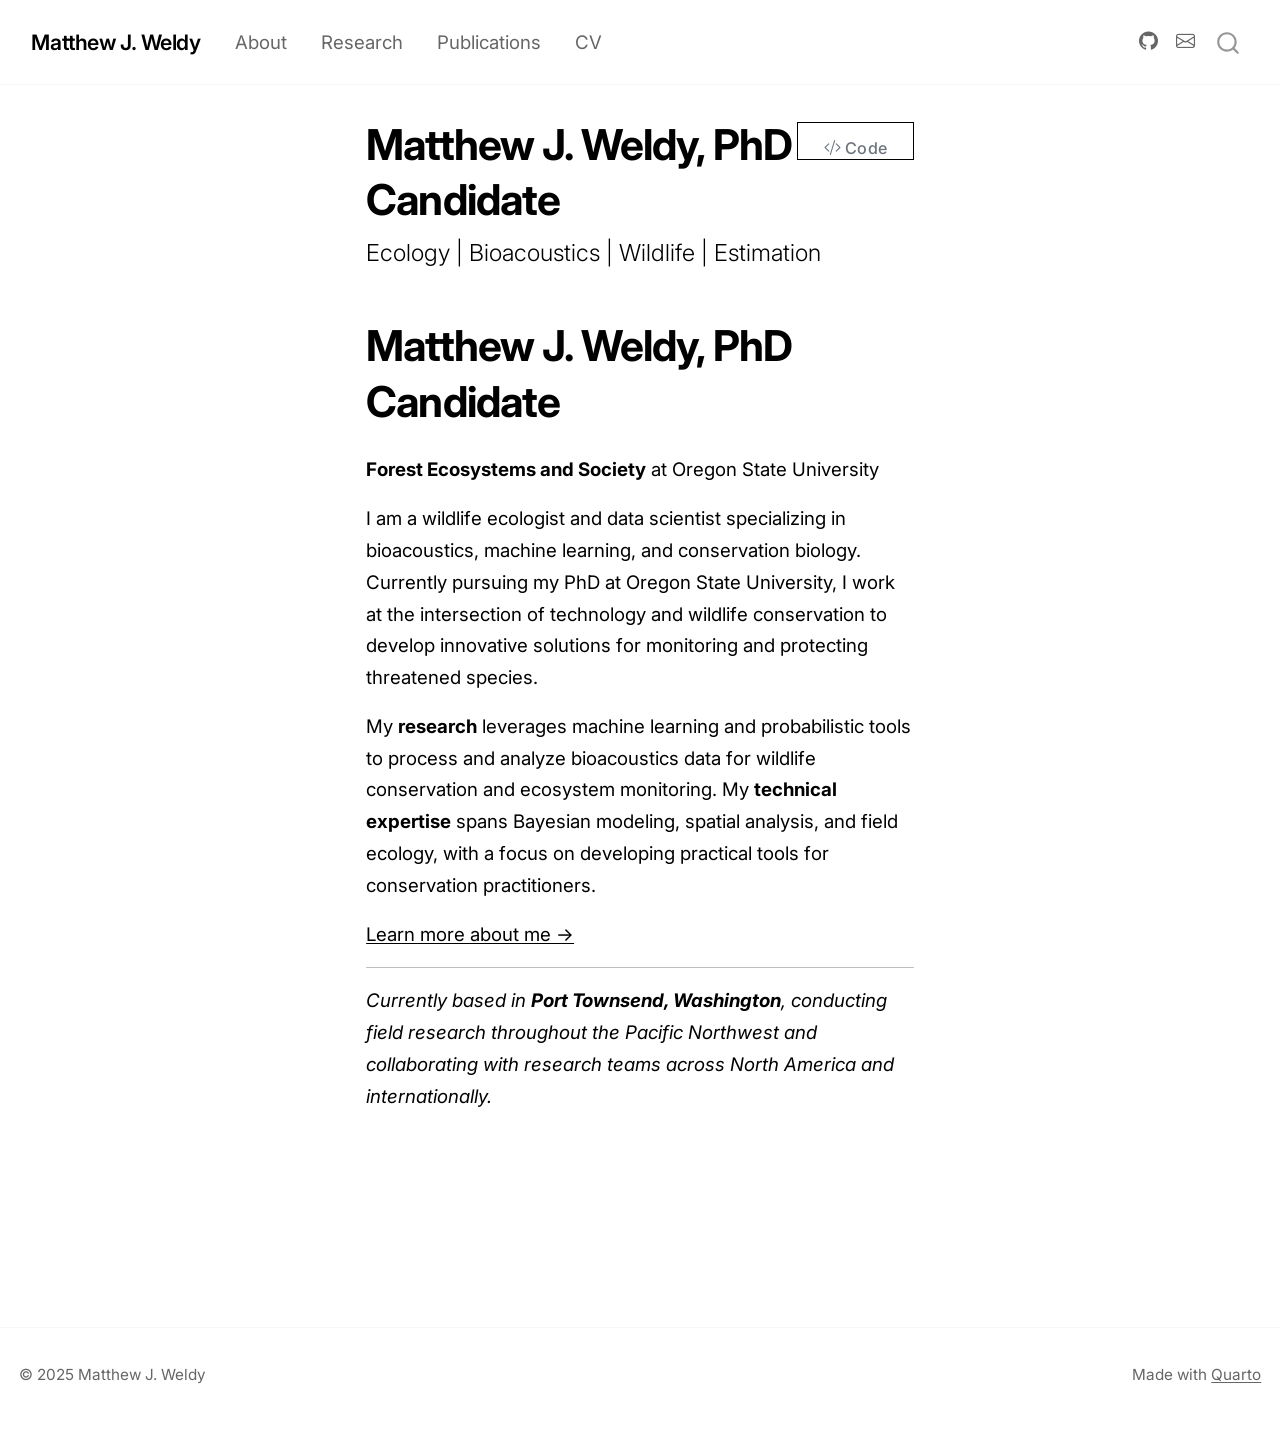
<file: docs/index.html>
<!DOCTYPE html>
<html xmlns="http://www.w3.org/1999/xhtml" lang="en" xml:lang="en"><head>

<meta charset="utf-8">
<meta name="generator" content="quarto-1.7.31">

<meta name="viewport" content="width=device-width, initial-scale=1.0, user-scalable=yes">


<title>Matthew J. Weldy, PhD Candidate – Matthew J. Weldy</title>
<style>
code{white-space: pre-wrap;}
span.smallcaps{font-variant: small-caps;}
div.columns{display: flex; gap: min(4vw, 1.5em);}
div.column{flex: auto; overflow-x: auto;}
div.hanging-indent{margin-left: 1.5em; text-indent: -1.5em;}
ul.task-list{list-style: none;}
ul.task-list li input[type="checkbox"] {
  width: 0.8em;
  margin: 0 0.8em 0.2em -1em; /* quarto-specific, see https://github.com/quarto-dev/quarto-cli/issues/4556 */ 
  vertical-align: middle;
}
/* CSS for syntax highlighting */
html { -webkit-text-size-adjust: 100%; }
pre > code.sourceCode { white-space: pre; position: relative; }
pre > code.sourceCode > span { display: inline-block; line-height: 1.25; }
pre > code.sourceCode > span:empty { height: 1.2em; }
.sourceCode { overflow: visible; }
code.sourceCode > span { color: inherit; text-decoration: inherit; }
div.sourceCode { margin: 1em 0; }
pre.sourceCode { margin: 0; }
@media screen {
div.sourceCode { overflow: auto; }
}
@media print {
pre > code.sourceCode { white-space: pre-wrap; }
pre > code.sourceCode > span { text-indent: -5em; padding-left: 5em; }
}
pre.numberSource code
  { counter-reset: source-line 0; }
pre.numberSource code > span
  { position: relative; left: -4em; counter-increment: source-line; }
pre.numberSource code > span > a:first-child::before
  { content: counter(source-line);
    position: relative; left: -1em; text-align: right; vertical-align: baseline;
    border: none; display: inline-block;
    -webkit-touch-callout: none; -webkit-user-select: none;
    -khtml-user-select: none; -moz-user-select: none;
    -ms-user-select: none; user-select: none;
    padding: 0 4px; width: 4em;
  }
pre.numberSource { margin-left: 3em;  padding-left: 4px; }
div.sourceCode
  {   }
@media screen {
pre > code.sourceCode > span > a:first-child::before { text-decoration: underline; }
}
</style>


<script src="site_libs/quarto-nav/quarto-nav.js"></script>
<script src="site_libs/quarto-nav/headroom.min.js"></script>
<script src="site_libs/clipboard/clipboard.min.js"></script>
<script src="site_libs/quarto-search/autocomplete.umd.js"></script>
<script src="site_libs/quarto-search/fuse.min.js"></script>
<script src="site_libs/quarto-search/quarto-search.js"></script>
<meta name="quarto:offset" content="./">
<script src="site_libs/quarto-html/quarto.js" type="module"></script>
<script src="site_libs/quarto-html/tabsets/tabsets.js" type="module"></script>
<script src="site_libs/quarto-html/popper.min.js"></script>
<script src="site_libs/quarto-html/tippy.umd.min.js"></script>
<script src="site_libs/quarto-html/anchor.min.js"></script>
<link href="site_libs/quarto-html/tippy.css" rel="stylesheet">
<link href="site_libs/quarto-html/quarto-syntax-highlighting-e1a5c8363afafaef2c763b6775fbf3ca.css" rel="stylesheet" id="quarto-text-highlighting-styles">
<script src="site_libs/bootstrap/bootstrap.min.js"></script>
<link href="site_libs/bootstrap/bootstrap-icons.css" rel="stylesheet">
<link href="site_libs/bootstrap/bootstrap-55c187952accf76df5ee2e4436e2a4fb.min.css" rel="stylesheet" append-hash="true" id="quarto-bootstrap" data-mode="light">
<script id="quarto-search-options" type="application/json">{
  "location": "navbar",
  "copy-button": false,
  "collapse-after": 3,
  "panel-placement": "end",
  "type": "overlay",
  "limit": 50,
  "keyboard-shortcut": [
    "f",
    "/",
    "s"
  ],
  "show-item-context": false,
  "language": {
    "search-no-results-text": "No results",
    "search-matching-documents-text": "matching documents",
    "search-copy-link-title": "Copy link to search",
    "search-hide-matches-text": "Hide additional matches",
    "search-more-match-text": "more match in this document",
    "search-more-matches-text": "more matches in this document",
    "search-clear-button-title": "Clear",
    "search-text-placeholder": "",
    "search-detached-cancel-button-title": "Cancel",
    "search-submit-button-title": "Submit",
    "search-label": "Search"
  }
}</script>
<style>html{ scroll-behavior: smooth; }</style>


<link rel="stylesheet" href="styles.css">
</head>

<body class="nav-fixed fullcontent quarto-light">

<div id="quarto-search-results"></div>
  <header id="quarto-header" class="headroom fixed-top">
    <nav class="navbar navbar-expand-lg " data-bs-theme="dark">
      <div class="navbar-container container-fluid">
      <div class="navbar-brand-container mx-auto">
    <a class="navbar-brand" href="./index.html">
    <span class="navbar-title">Matthew J. Weldy</span>
    </a>
  </div>
            <div id="quarto-search" class="" title="Search"></div>
          <button class="navbar-toggler" type="button" data-bs-toggle="collapse" data-bs-target="#navbarCollapse" aria-controls="navbarCollapse" role="menu" aria-expanded="false" aria-label="Toggle navigation" onclick="if (window.quartoToggleHeadroom) { window.quartoToggleHeadroom(); }">
  <span class="navbar-toggler-icon"></span>
</button>
          <div class="collapse navbar-collapse" id="navbarCollapse">
            <ul class="navbar-nav navbar-nav-scroll me-auto">
  <li class="nav-item">
    <a class="nav-link" href="./about.html"> 
<span class="menu-text">About</span></a>
  </li>  
  <li class="nav-item">
    <a class="nav-link" href="./research.html"> 
<span class="menu-text">Research</span></a>
  </li>  
  <li class="nav-item">
    <a class="nav-link" href="./publications.html"> 
<span class="menu-text">Publications</span></a>
  </li>  
  <li class="nav-item">
    <a class="nav-link" href="./cv.html"> 
<span class="menu-text">CV</span></a>
  </li>  
</ul>
            <ul class="navbar-nav navbar-nav-scroll ms-auto">
  <li class="nav-item compact">
    <a class="nav-link" href="https://github.com/MJWeldy"> <i class="bi bi-github" role="img">
</i> 
<span class="menu-text"></span></a>
  </li>  
  <li class="nav-item compact">
    <a class="nav-link" href="mailto:MatthewJWeldy@gmail.com"> <i class="bi bi-envelope" role="img">
</i> 
<span class="menu-text"></span></a>
  </li>  
</ul>
          </div> <!-- /navcollapse -->
            <div class="quarto-navbar-tools">
</div>
      </div> <!-- /container-fluid -->
    </nav>
</header>
<!-- content -->
<div id="quarto-content" class="quarto-container page-columns page-rows-contents page-layout-article page-navbar">
<!-- sidebar -->
<!-- margin-sidebar -->
    
<!-- main -->
<main class="content" id="quarto-document-content">

<header id="title-block-header" class="quarto-title-block default">
<div class="quarto-title">
<div class="quarto-title-block"><div><h1 class="title">Matthew J. Weldy, PhD Candidate</h1><button type="button" class="btn code-tools-button" id="quarto-code-tools-source"><i class="bi"></i> Code</button></div></div>
<p class="subtitle lead">Ecology | Bioacoustics | Wildlife | Estimation</p>
</div>



<div class="quarto-title-meta">

    
  
    
  </div>
  


</header>


<section id="matthew-j.-weldy-phd-candidate" class="level1">
<h1>Matthew J. Weldy, PhD Candidate</h1>
<p><strong>Forest Ecosystems and Society</strong> at Oregon State University</p>
<p>I am a wildlife ecologist and data scientist specializing in bioacoustics, machine learning, and conservation biology. Currently pursuing my PhD at Oregon State University, I work at the intersection of technology and wildlife conservation to develop innovative solutions for monitoring and protecting threatened species.</p>
<p>My <strong>research</strong> leverages machine learning and probabilistic tools to process and analyze bioacoustics data for wildlife conservation and ecosystem monitoring. My <strong>technical expertise</strong> spans Bayesian modeling, spatial analysis, and field ecology, with a focus on developing practical tools for conservation practitioners.</p>
<p><a href="./about.html">Learn more about me →</a></p>
<hr>
<p><em>Currently based in <strong>Port Townsend, Washington</strong>, conducting field research throughout the Pacific Northwest and collaborating with research teams across North America and internationally.</em></p>


<!-- -->

</section>

</main> <!-- /main -->
<script id="quarto-html-after-body" type="application/javascript">
  window.document.addEventListener("DOMContentLoaded", function (event) {
    const icon = "";
    const anchorJS = new window.AnchorJS();
    anchorJS.options = {
      placement: 'right',
      icon: icon
    };
    anchorJS.add('.anchored');
    const isCodeAnnotation = (el) => {
      for (const clz of el.classList) {
        if (clz.startsWith('code-annotation-')) {                     
          return true;
        }
      }
      return false;
    }
    const onCopySuccess = function(e) {
      // button target
      const button = e.trigger;
      // don't keep focus
      button.blur();
      // flash "checked"
      button.classList.add('code-copy-button-checked');
      var currentTitle = button.getAttribute("title");
      button.setAttribute("title", "Copied!");
      let tooltip;
      if (window.bootstrap) {
        button.setAttribute("data-bs-toggle", "tooltip");
        button.setAttribute("data-bs-placement", "left");
        button.setAttribute("data-bs-title", "Copied!");
        tooltip = new bootstrap.Tooltip(button, 
          { trigger: "manual", 
            customClass: "code-copy-button-tooltip",
            offset: [0, -8]});
        tooltip.show();    
      }
      setTimeout(function() {
        if (tooltip) {
          tooltip.hide();
          button.removeAttribute("data-bs-title");
          button.removeAttribute("data-bs-toggle");
          button.removeAttribute("data-bs-placement");
        }
        button.setAttribute("title", currentTitle);
        button.classList.remove('code-copy-button-checked');
      }, 1000);
      // clear code selection
      e.clearSelection();
    }
    const getTextToCopy = function(trigger) {
        const codeEl = trigger.previousElementSibling.cloneNode(true);
        for (const childEl of codeEl.children) {
          if (isCodeAnnotation(childEl)) {
            childEl.remove();
          }
        }
        return codeEl.innerText;
    }
    const clipboard = new window.ClipboardJS('.code-copy-button:not([data-in-quarto-modal])', {
      text: getTextToCopy
    });
    clipboard.on('success', onCopySuccess);
    if (window.document.getElementById('quarto-embedded-source-code-modal')) {
      const clipboardModal = new window.ClipboardJS('.code-copy-button[data-in-quarto-modal]', {
        text: getTextToCopy,
        container: window.document.getElementById('quarto-embedded-source-code-modal')
      });
      clipboardModal.on('success', onCopySuccess);
    }
    const viewSource = window.document.getElementById('quarto-view-source') ||
                       window.document.getElementById('quarto-code-tools-source');
    if (viewSource) {
      const sourceUrl = viewSource.getAttribute("data-quarto-source-url");
      viewSource.addEventListener("click", function(e) {
        if (sourceUrl) {
          // rstudio viewer pane
          if (/\bcapabilities=\b/.test(window.location)) {
            window.open(sourceUrl);
          } else {
            window.location.href = sourceUrl;
          }
        } else {
          const modal = new bootstrap.Modal(document.getElementById('quarto-embedded-source-code-modal'));
          modal.show();
        }
        return false;
      });
    }
    function toggleCodeHandler(show) {
      return function(e) {
        const detailsSrc = window.document.querySelectorAll(".cell > details > .sourceCode");
        for (let i=0; i<detailsSrc.length; i++) {
          const details = detailsSrc[i].parentElement;
          if (show) {
            details.open = true;
          } else {
            details.removeAttribute("open");
          }
        }
        const cellCodeDivs = window.document.querySelectorAll(".cell > .sourceCode");
        const fromCls = show ? "hidden" : "unhidden";
        const toCls = show ? "unhidden" : "hidden";
        for (let i=0; i<cellCodeDivs.length; i++) {
          const codeDiv = cellCodeDivs[i];
          if (codeDiv.classList.contains(fromCls)) {
            codeDiv.classList.remove(fromCls);
            codeDiv.classList.add(toCls);
          } 
        }
        return false;
      }
    }
    const hideAllCode = window.document.getElementById("quarto-hide-all-code");
    if (hideAllCode) {
      hideAllCode.addEventListener("click", toggleCodeHandler(false));
    }
    const showAllCode = window.document.getElementById("quarto-show-all-code");
    if (showAllCode) {
      showAllCode.addEventListener("click", toggleCodeHandler(true));
    }
      var localhostRegex = new RegExp(/^(?:http|https):\/\/localhost\:?[0-9]*\//);
      var mailtoRegex = new RegExp(/^mailto:/);
        var filterRegex = new RegExp("https:\/\/mjweldy\.github\.io\/website");
      var isInternal = (href) => {
          return filterRegex.test(href) || localhostRegex.test(href) || mailtoRegex.test(href);
      }
      // Inspect non-navigation links and adorn them if external
     var links = window.document.querySelectorAll('a[href]:not(.nav-link):not(.navbar-brand):not(.toc-action):not(.sidebar-link):not(.sidebar-item-toggle):not(.pagination-link):not(.no-external):not([aria-hidden]):not(.dropdown-item):not(.quarto-navigation-tool):not(.about-link)');
      for (var i=0; i<links.length; i++) {
        const link = links[i];
        if (!isInternal(link.href)) {
          // undo the damage that might have been done by quarto-nav.js in the case of
          // links that we want to consider external
          if (link.dataset.originalHref !== undefined) {
            link.href = link.dataset.originalHref;
          }
            // target, if specified
            link.setAttribute("target", "_blank");
            if (link.getAttribute("rel") === null) {
              link.setAttribute("rel", "noopener");
            }
        }
      }
    function tippyHover(el, contentFn, onTriggerFn, onUntriggerFn) {
      const config = {
        allowHTML: true,
        maxWidth: 500,
        delay: 100,
        arrow: false,
        appendTo: function(el) {
            return el.parentElement;
        },
        interactive: true,
        interactiveBorder: 10,
        theme: 'quarto',
        placement: 'bottom-start',
      };
      if (contentFn) {
        config.content = contentFn;
      }
      if (onTriggerFn) {
        config.onTrigger = onTriggerFn;
      }
      if (onUntriggerFn) {
        config.onUntrigger = onUntriggerFn;
      }
      window.tippy(el, config); 
    }
    const noterefs = window.document.querySelectorAll('a[role="doc-noteref"]');
    for (var i=0; i<noterefs.length; i++) {
      const ref = noterefs[i];
      tippyHover(ref, function() {
        // use id or data attribute instead here
        let href = ref.getAttribute('data-footnote-href') || ref.getAttribute('href');
        try { href = new URL(href).hash; } catch {}
        const id = href.replace(/^#\/?/, "");
        const note = window.document.getElementById(id);
        if (note) {
          return note.innerHTML;
        } else {
          return "";
        }
      });
    }
    const xrefs = window.document.querySelectorAll('a.quarto-xref');
    const processXRef = (id, note) => {
      // Strip column container classes
      const stripColumnClz = (el) => {
        el.classList.remove("page-full", "page-columns");
        if (el.children) {
          for (const child of el.children) {
            stripColumnClz(child);
          }
        }
      }
      stripColumnClz(note)
      if (id === null || id.startsWith('sec-')) {
        // Special case sections, only their first couple elements
        const container = document.createElement("div");
        if (note.children && note.children.length > 2) {
          container.appendChild(note.children[0].cloneNode(true));
          for (let i = 1; i < note.children.length; i++) {
            const child = note.children[i];
            if (child.tagName === "P" && child.innerText === "") {
              continue;
            } else {
              container.appendChild(child.cloneNode(true));
              break;
            }
          }
          if (window.Quarto?.typesetMath) {
            window.Quarto.typesetMath(container);
          }
          return container.innerHTML
        } else {
          if (window.Quarto?.typesetMath) {
            window.Quarto.typesetMath(note);
          }
          return note.innerHTML;
        }
      } else {
        // Remove any anchor links if they are present
        const anchorLink = note.querySelector('a.anchorjs-link');
        if (anchorLink) {
          anchorLink.remove();
        }
        if (window.Quarto?.typesetMath) {
          window.Quarto.typesetMath(note);
        }
        if (note.classList.contains("callout")) {
          return note.outerHTML;
        } else {
          return note.innerHTML;
        }
      }
    }
    for (var i=0; i<xrefs.length; i++) {
      const xref = xrefs[i];
      tippyHover(xref, undefined, function(instance) {
        instance.disable();
        let url = xref.getAttribute('href');
        let hash = undefined; 
        if (url.startsWith('#')) {
          hash = url;
        } else {
          try { hash = new URL(url).hash; } catch {}
        }
        if (hash) {
          const id = hash.replace(/^#\/?/, "");
          const note = window.document.getElementById(id);
          if (note !== null) {
            try {
              const html = processXRef(id, note.cloneNode(true));
              instance.setContent(html);
            } finally {
              instance.enable();
              instance.show();
            }
          } else {
            // See if we can fetch this
            fetch(url.split('#')[0])
            .then(res => res.text())
            .then(html => {
              const parser = new DOMParser();
              const htmlDoc = parser.parseFromString(html, "text/html");
              const note = htmlDoc.getElementById(id);
              if (note !== null) {
                const html = processXRef(id, note);
                instance.setContent(html);
              } 
            }).finally(() => {
              instance.enable();
              instance.show();
            });
          }
        } else {
          // See if we can fetch a full url (with no hash to target)
          // This is a special case and we should probably do some content thinning / targeting
          fetch(url)
          .then(res => res.text())
          .then(html => {
            const parser = new DOMParser();
            const htmlDoc = parser.parseFromString(html, "text/html");
            const note = htmlDoc.querySelector('main.content');
            if (note !== null) {
              // This should only happen for chapter cross references
              // (since there is no id in the URL)
              // remove the first header
              if (note.children.length > 0 && note.children[0].tagName === "HEADER") {
                note.children[0].remove();
              }
              const html = processXRef(null, note);
              instance.setContent(html);
            } 
          }).finally(() => {
            instance.enable();
            instance.show();
          });
        }
      }, function(instance) {
      });
    }
        let selectedAnnoteEl;
        const selectorForAnnotation = ( cell, annotation) => {
          let cellAttr = 'data-code-cell="' + cell + '"';
          let lineAttr = 'data-code-annotation="' +  annotation + '"';
          const selector = 'span[' + cellAttr + '][' + lineAttr + ']';
          return selector;
        }
        const selectCodeLines = (annoteEl) => {
          const doc = window.document;
          const targetCell = annoteEl.getAttribute("data-target-cell");
          const targetAnnotation = annoteEl.getAttribute("data-target-annotation");
          const annoteSpan = window.document.querySelector(selectorForAnnotation(targetCell, targetAnnotation));
          const lines = annoteSpan.getAttribute("data-code-lines").split(",");
          const lineIds = lines.map((line) => {
            return targetCell + "-" + line;
          })
          let top = null;
          let height = null;
          let parent = null;
          if (lineIds.length > 0) {
              //compute the position of the single el (top and bottom and make a div)
              const el = window.document.getElementById(lineIds[0]);
              top = el.offsetTop;
              height = el.offsetHeight;
              parent = el.parentElement.parentElement;
            if (lineIds.length > 1) {
              const lastEl = window.document.getElementById(lineIds[lineIds.length - 1]);
              const bottom = lastEl.offsetTop + lastEl.offsetHeight;
              height = bottom - top;
            }
            if (top !== null && height !== null && parent !== null) {
              // cook up a div (if necessary) and position it 
              let div = window.document.getElementById("code-annotation-line-highlight");
              if (div === null) {
                div = window.document.createElement("div");
                div.setAttribute("id", "code-annotation-line-highlight");
                div.style.position = 'absolute';
                parent.appendChild(div);
              }
              div.style.top = top - 2 + "px";
              div.style.height = height + 4 + "px";
              div.style.left = 0;
              let gutterDiv = window.document.getElementById("code-annotation-line-highlight-gutter");
              if (gutterDiv === null) {
                gutterDiv = window.document.createElement("div");
                gutterDiv.setAttribute("id", "code-annotation-line-highlight-gutter");
                gutterDiv.style.position = 'absolute';
                const codeCell = window.document.getElementById(targetCell);
                const gutter = codeCell.querySelector('.code-annotation-gutter');
                gutter.appendChild(gutterDiv);
              }
              gutterDiv.style.top = top - 2 + "px";
              gutterDiv.style.height = height + 4 + "px";
            }
            selectedAnnoteEl = annoteEl;
          }
        };
        const unselectCodeLines = () => {
          const elementsIds = ["code-annotation-line-highlight", "code-annotation-line-highlight-gutter"];
          elementsIds.forEach((elId) => {
            const div = window.document.getElementById(elId);
            if (div) {
              div.remove();
            }
          });
          selectedAnnoteEl = undefined;
        };
          // Handle positioning of the toggle
      window.addEventListener(
        "resize",
        throttle(() => {
          elRect = undefined;
          if (selectedAnnoteEl) {
            selectCodeLines(selectedAnnoteEl);
          }
        }, 10)
      );
      function throttle(fn, ms) {
      let throttle = false;
      let timer;
        return (...args) => {
          if(!throttle) { // first call gets through
              fn.apply(this, args);
              throttle = true;
          } else { // all the others get throttled
              if(timer) clearTimeout(timer); // cancel #2
              timer = setTimeout(() => {
                fn.apply(this, args);
                timer = throttle = false;
              }, ms);
          }
        };
      }
        // Attach click handler to the DT
        const annoteDls = window.document.querySelectorAll('dt[data-target-cell]');
        for (const annoteDlNode of annoteDls) {
          annoteDlNode.addEventListener('click', (event) => {
            const clickedEl = event.target;
            if (clickedEl !== selectedAnnoteEl) {
              unselectCodeLines();
              const activeEl = window.document.querySelector('dt[data-target-cell].code-annotation-active');
              if (activeEl) {
                activeEl.classList.remove('code-annotation-active');
              }
              selectCodeLines(clickedEl);
              clickedEl.classList.add('code-annotation-active');
            } else {
              // Unselect the line
              unselectCodeLines();
              clickedEl.classList.remove('code-annotation-active');
            }
          });
        }
    const findCites = (el) => {
      const parentEl = el.parentElement;
      if (parentEl) {
        const cites = parentEl.dataset.cites;
        if (cites) {
          return {
            el,
            cites: cites.split(' ')
          };
        } else {
          return findCites(el.parentElement)
        }
      } else {
        return undefined;
      }
    };
    var bibliorefs = window.document.querySelectorAll('a[role="doc-biblioref"]');
    for (var i=0; i<bibliorefs.length; i++) {
      const ref = bibliorefs[i];
      const citeInfo = findCites(ref);
      if (citeInfo) {
        tippyHover(citeInfo.el, function() {
          var popup = window.document.createElement('div');
          citeInfo.cites.forEach(function(cite) {
            var citeDiv = window.document.createElement('div');
            citeDiv.classList.add('hanging-indent');
            citeDiv.classList.add('csl-entry');
            var biblioDiv = window.document.getElementById('ref-' + cite);
            if (biblioDiv) {
              citeDiv.innerHTML = biblioDiv.innerHTML;
            }
            popup.appendChild(citeDiv);
          });
          return popup.innerHTML;
        });
      }
    }
  });
  </script><div class="modal fade" id="quarto-embedded-source-code-modal" tabindex="-1" aria-labelledby="quarto-embedded-source-code-modal-label" aria-hidden="true"><div class="modal-dialog modal-dialog-scrollable"><div class="modal-content"><div class="modal-header"><h5 class="modal-title" id="quarto-embedded-source-code-modal-label">Source Code</h5><button class="btn-close" data-bs-dismiss="modal"></button></div><div class="modal-body"><div class="">
<div class="sourceCode" id="cb1" data-shortcodes="false"><pre class="sourceCode markdown code-with-copy"><code class="sourceCode markdown"><span id="cb1-1"><a href="#cb1-1" aria-hidden="true" tabindex="-1"></a><span class="co">---</span></span>
<span id="cb1-2"><a href="#cb1-2" aria-hidden="true" tabindex="-1"></a><span class="an">title:</span><span class="co"> "Matthew J. Weldy, PhD Candidate"</span></span>
<span id="cb1-3"><a href="#cb1-3" aria-hidden="true" tabindex="-1"></a><span class="an">subtitle:</span><span class="co"> "Ecology | Bioacoustics | Wildlife | Estimation"</span></span>
<span id="cb1-4"><a href="#cb1-4" aria-hidden="true" tabindex="-1"></a><span class="co">---</span></span>
<span id="cb1-5"><a href="#cb1-5" aria-hidden="true" tabindex="-1"></a></span>
<span id="cb1-6"><a href="#cb1-6" aria-hidden="true" tabindex="-1"></a><span class="fu"># Matthew J. Weldy, PhD Candidate</span></span>
<span id="cb1-7"><a href="#cb1-7" aria-hidden="true" tabindex="-1"></a></span>
<span id="cb1-8"><a href="#cb1-8" aria-hidden="true" tabindex="-1"></a>**Forest Ecosystems and Society** at Oregon State University</span>
<span id="cb1-9"><a href="#cb1-9" aria-hidden="true" tabindex="-1"></a></span>
<span id="cb1-10"><a href="#cb1-10" aria-hidden="true" tabindex="-1"></a>I am a wildlife ecologist and data scientist specializing in bioacoustics, machine learning, and conservation biology. Currently pursuing my PhD at Oregon State University, I work at the intersection of technology and wildlife conservation to develop innovative solutions for monitoring and protecting threatened species.</span>
<span id="cb1-11"><a href="#cb1-11" aria-hidden="true" tabindex="-1"></a></span>
<span id="cb1-12"><a href="#cb1-12" aria-hidden="true" tabindex="-1"></a>My **research** leverages machine learning and probabilistic tools to process and analyze bioacoustics data for wildlife conservation and ecosystem monitoring. My **technical expertise** spans Bayesian modeling, spatial analysis, and field ecology, with a focus on developing practical tools for conservation practitioners.</span>
<span id="cb1-13"><a href="#cb1-13" aria-hidden="true" tabindex="-1"></a></span>
<span id="cb1-14"><a href="#cb1-14" aria-hidden="true" tabindex="-1"></a><span class="co">[</span><span class="ot">Learn more about me →</span><span class="co">](about.qmd)</span></span>
<span id="cb1-15"><a href="#cb1-15" aria-hidden="true" tabindex="-1"></a></span>
<span id="cb1-16"><a href="#cb1-16" aria-hidden="true" tabindex="-1"></a>---</span>
<span id="cb1-17"><a href="#cb1-17" aria-hidden="true" tabindex="-1"></a></span>
<span id="cb1-18"><a href="#cb1-18" aria-hidden="true" tabindex="-1"></a>*Currently based in **Port Townsend, Washington**, conducting field research throughout the Pacific Northwest and collaborating with research teams across North America and internationally.*</span></code><button title="Copy to Clipboard" class="code-copy-button" data-in-quarto-modal=""><i class="bi"></i></button></pre></div>
</div></div></div></div></div>
</div> <!-- /content -->
<footer class="footer">
  <div class="nav-footer">
    <div class="nav-footer-left">
<p>© 2025 Matthew J. Weldy</p>
</div>   
    <div class="nav-footer-center">
      &nbsp;
    </div>
    <div class="nav-footer-right">
<p>Made with <a href="https://quarto.org/">Quarto</a></p>
</div>
  </div>
</footer>




<script src="site_libs/quarto-html/zenscroll-min.js"></script>
</body></html>
</file>
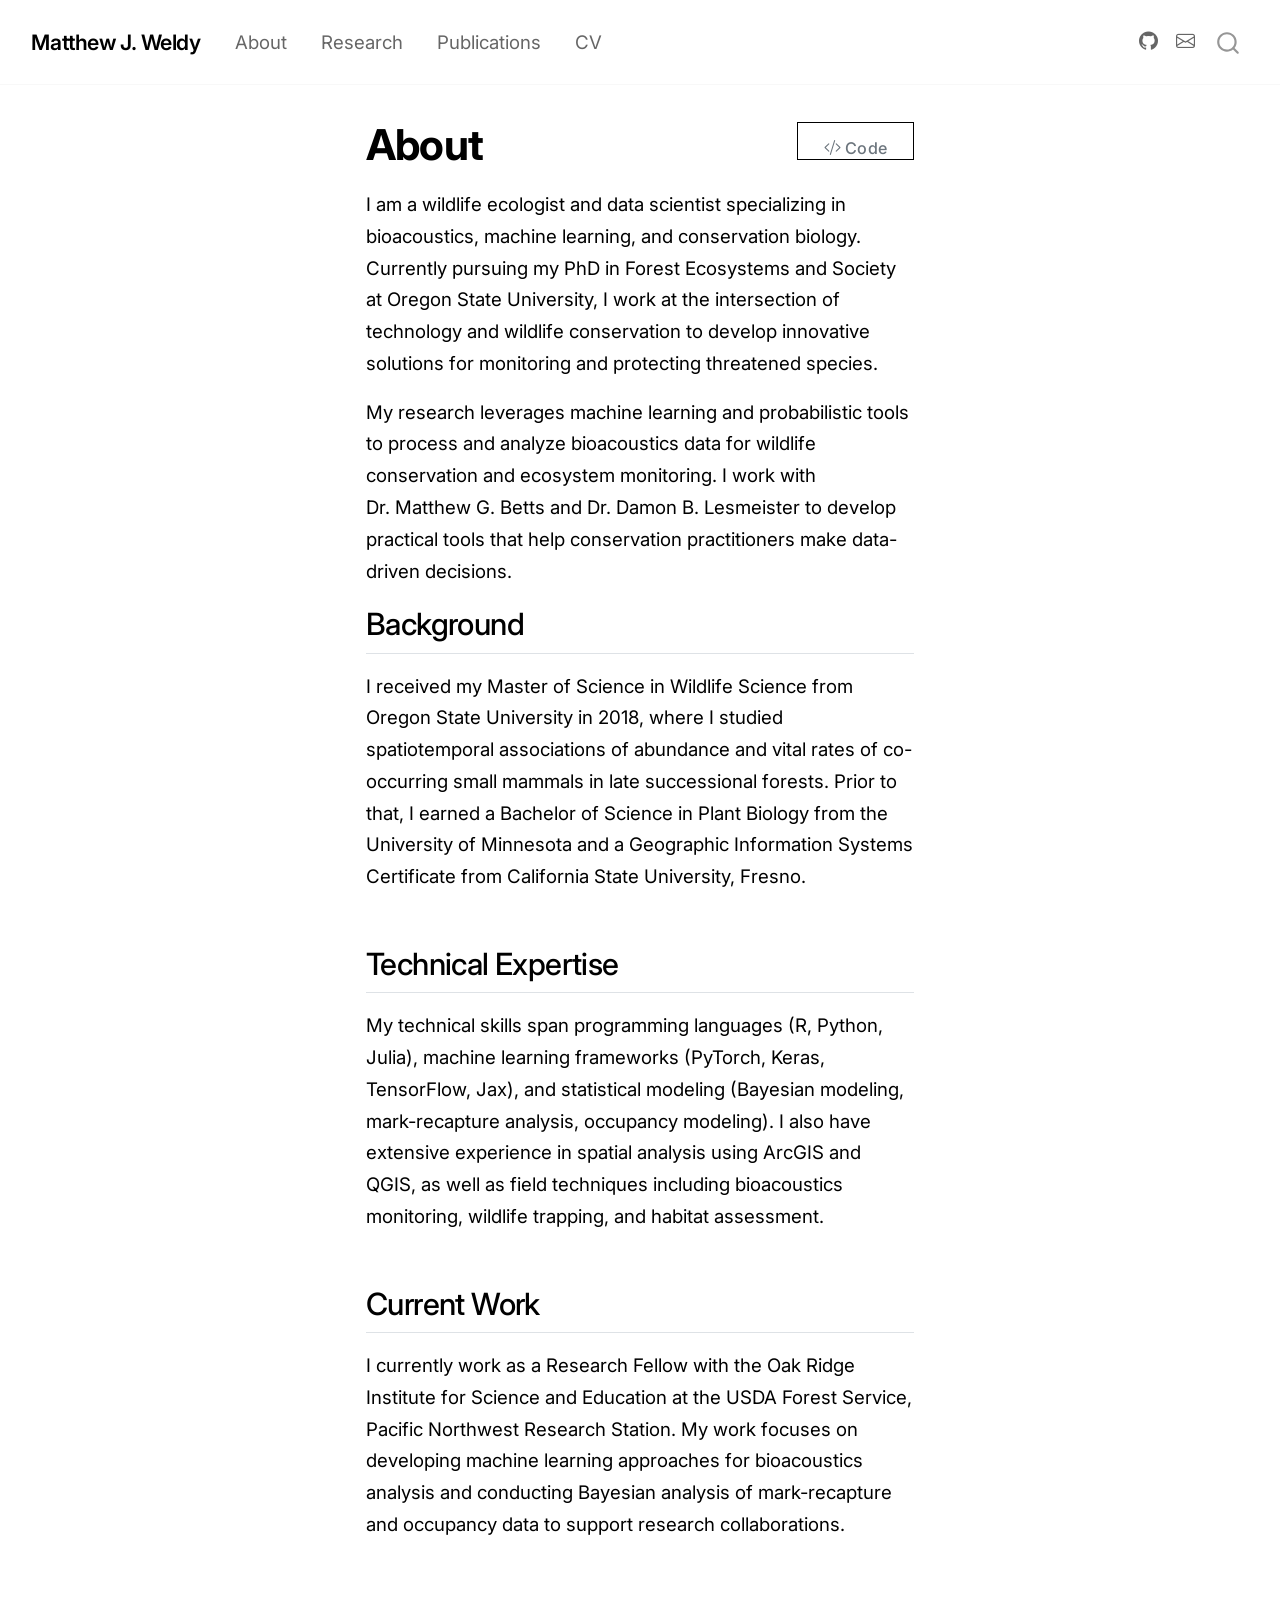
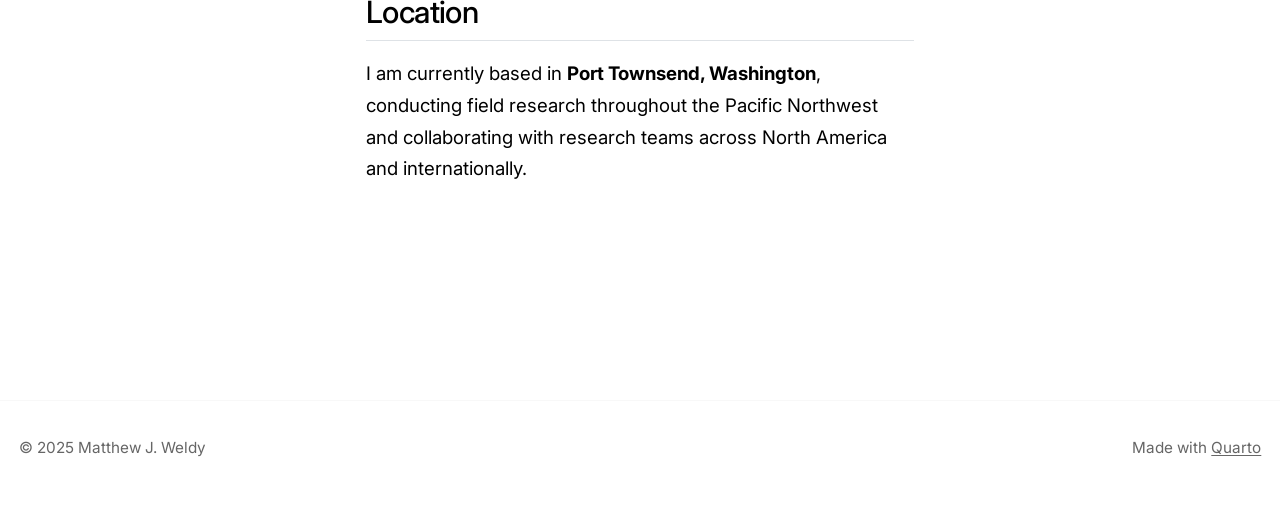
<file: docs/about.html>
<!DOCTYPE html>
<html xmlns="http://www.w3.org/1999/xhtml" lang="en" xml:lang="en"><head>

<meta charset="utf-8">
<meta name="generator" content="quarto-1.7.31">

<meta name="viewport" content="width=device-width, initial-scale=1.0, user-scalable=yes">


<title>About – Matthew J. Weldy</title>
<style>
code{white-space: pre-wrap;}
span.smallcaps{font-variant: small-caps;}
div.columns{display: flex; gap: min(4vw, 1.5em);}
div.column{flex: auto; overflow-x: auto;}
div.hanging-indent{margin-left: 1.5em; text-indent: -1.5em;}
ul.task-list{list-style: none;}
ul.task-list li input[type="checkbox"] {
  width: 0.8em;
  margin: 0 0.8em 0.2em -1em; /* quarto-specific, see https://github.com/quarto-dev/quarto-cli/issues/4556 */ 
  vertical-align: middle;
}
/* CSS for syntax highlighting */
html { -webkit-text-size-adjust: 100%; }
pre > code.sourceCode { white-space: pre; position: relative; }
pre > code.sourceCode > span { display: inline-block; line-height: 1.25; }
pre > code.sourceCode > span:empty { height: 1.2em; }
.sourceCode { overflow: visible; }
code.sourceCode > span { color: inherit; text-decoration: inherit; }
div.sourceCode { margin: 1em 0; }
pre.sourceCode { margin: 0; }
@media screen {
div.sourceCode { overflow: auto; }
}
@media print {
pre > code.sourceCode { white-space: pre-wrap; }
pre > code.sourceCode > span { text-indent: -5em; padding-left: 5em; }
}
pre.numberSource code
  { counter-reset: source-line 0; }
pre.numberSource code > span
  { position: relative; left: -4em; counter-increment: source-line; }
pre.numberSource code > span > a:first-child::before
  { content: counter(source-line);
    position: relative; left: -1em; text-align: right; vertical-align: baseline;
    border: none; display: inline-block;
    -webkit-touch-callout: none; -webkit-user-select: none;
    -khtml-user-select: none; -moz-user-select: none;
    -ms-user-select: none; user-select: none;
    padding: 0 4px; width: 4em;
  }
pre.numberSource { margin-left: 3em;  padding-left: 4px; }
div.sourceCode
  {   }
@media screen {
pre > code.sourceCode > span > a:first-child::before { text-decoration: underline; }
}
</style>


<script src="site_libs/quarto-nav/quarto-nav.js"></script>
<script src="site_libs/quarto-nav/headroom.min.js"></script>
<script src="site_libs/clipboard/clipboard.min.js"></script>
<script src="site_libs/quarto-search/autocomplete.umd.js"></script>
<script src="site_libs/quarto-search/fuse.min.js"></script>
<script src="site_libs/quarto-search/quarto-search.js"></script>
<meta name="quarto:offset" content="./">
<script src="site_libs/quarto-html/quarto.js" type="module"></script>
<script src="site_libs/quarto-html/tabsets/tabsets.js" type="module"></script>
<script src="site_libs/quarto-html/popper.min.js"></script>
<script src="site_libs/quarto-html/tippy.umd.min.js"></script>
<script src="site_libs/quarto-html/anchor.min.js"></script>
<link href="site_libs/quarto-html/tippy.css" rel="stylesheet">
<link href="site_libs/quarto-html/quarto-syntax-highlighting-e1a5c8363afafaef2c763b6775fbf3ca.css" rel="stylesheet" id="quarto-text-highlighting-styles">
<script src="site_libs/bootstrap/bootstrap.min.js"></script>
<link href="site_libs/bootstrap/bootstrap-icons.css" rel="stylesheet">
<link href="site_libs/bootstrap/bootstrap-55c187952accf76df5ee2e4436e2a4fb.min.css" rel="stylesheet" append-hash="true" id="quarto-bootstrap" data-mode="light">
<script id="quarto-search-options" type="application/json">{
  "location": "navbar",
  "copy-button": false,
  "collapse-after": 3,
  "panel-placement": "end",
  "type": "overlay",
  "limit": 50,
  "keyboard-shortcut": [
    "f",
    "/",
    "s"
  ],
  "show-item-context": false,
  "language": {
    "search-no-results-text": "No results",
    "search-matching-documents-text": "matching documents",
    "search-copy-link-title": "Copy link to search",
    "search-hide-matches-text": "Hide additional matches",
    "search-more-match-text": "more match in this document",
    "search-more-matches-text": "more matches in this document",
    "search-clear-button-title": "Clear",
    "search-text-placeholder": "",
    "search-detached-cancel-button-title": "Cancel",
    "search-submit-button-title": "Submit",
    "search-label": "Search"
  }
}</script>
<style>html{ scroll-behavior: smooth; }</style>


<link rel="stylesheet" href="styles.css">
</head>

<body class="nav-fixed fullcontent quarto-light">

<div id="quarto-search-results"></div>
  <header id="quarto-header" class="headroom fixed-top">
    <nav class="navbar navbar-expand-lg " data-bs-theme="dark">
      <div class="navbar-container container-fluid">
      <div class="navbar-brand-container mx-auto">
    <a class="navbar-brand" href="./index.html">
    <span class="navbar-title">Matthew J. Weldy</span>
    </a>
  </div>
            <div id="quarto-search" class="" title="Search"></div>
          <button class="navbar-toggler" type="button" data-bs-toggle="collapse" data-bs-target="#navbarCollapse" aria-controls="navbarCollapse" role="menu" aria-expanded="false" aria-label="Toggle navigation" onclick="if (window.quartoToggleHeadroom) { window.quartoToggleHeadroom(); }">
  <span class="navbar-toggler-icon"></span>
</button>
          <div class="collapse navbar-collapse" id="navbarCollapse">
            <ul class="navbar-nav navbar-nav-scroll me-auto">
  <li class="nav-item">
    <a class="nav-link active" href="./about.html" aria-current="page"> 
<span class="menu-text">About</span></a>
  </li>  
  <li class="nav-item">
    <a class="nav-link" href="./research.html"> 
<span class="menu-text">Research</span></a>
  </li>  
  <li class="nav-item">
    <a class="nav-link" href="./publications.html"> 
<span class="menu-text">Publications</span></a>
  </li>  
  <li class="nav-item">
    <a class="nav-link" href="./cv.html"> 
<span class="menu-text">CV</span></a>
  </li>  
</ul>
            <ul class="navbar-nav navbar-nav-scroll ms-auto">
  <li class="nav-item compact">
    <a class="nav-link" href="https://github.com/MJWeldy"> <i class="bi bi-github" role="img">
</i> 
<span class="menu-text"></span></a>
  </li>  
  <li class="nav-item compact">
    <a class="nav-link" href="mailto:MatthewJWeldy@gmail.com"> <i class="bi bi-envelope" role="img">
</i> 
<span class="menu-text"></span></a>
  </li>  
</ul>
          </div> <!-- /navcollapse -->
            <div class="quarto-navbar-tools">
</div>
      </div> <!-- /container-fluid -->
    </nav>
</header>
<!-- content -->
<div id="quarto-content" class="quarto-container page-columns page-rows-contents page-layout-article page-navbar">
<!-- sidebar -->
<!-- margin-sidebar -->
    
<!-- main -->
<main class="content" id="quarto-document-content">

<header id="title-block-header" class="quarto-title-block default">
<div class="quarto-title">
<div class="quarto-title-block"><div><h1 class="title">About</h1><button type="button" class="btn code-tools-button" id="quarto-code-tools-source"><i class="bi"></i> Code</button></div></div>
</div>



<div class="quarto-title-meta">

    
  
    
  </div>
  


</header>


<p>I am a wildlife ecologist and data scientist specializing in bioacoustics, machine learning, and conservation biology. Currently pursuing my PhD in Forest Ecosystems and Society at Oregon State University, I work at the intersection of technology and wildlife conservation to develop innovative solutions for monitoring and protecting threatened species.</p>
<p>My research leverages machine learning and probabilistic tools to process and analyze bioacoustics data for wildlife conservation and ecosystem monitoring. I work with Dr.&nbsp;Matthew G. Betts and Dr.&nbsp;Damon B. Lesmeister to develop practical tools that help conservation practitioners make data-driven decisions.</p>
<section id="background" class="level2">
<h2 class="anchored" data-anchor-id="background">Background</h2>
<p>I received my Master of Science in Wildlife Science from Oregon State University in 2018, where I studied spatiotemporal associations of abundance and vital rates of co-occurring small mammals in late successional forests. Prior to that, I earned a Bachelor of Science in Plant Biology from the University of Minnesota and a Geographic Information Systems Certificate from California State University, Fresno.</p>
</section>
<section id="technical-expertise" class="level2">
<h2 class="anchored" data-anchor-id="technical-expertise">Technical Expertise</h2>
<p>My technical skills span programming languages (R, Python, Julia), machine learning frameworks (PyTorch, Keras, TensorFlow, Jax), and statistical modeling (Bayesian modeling, mark-recapture analysis, occupancy modeling). I also have extensive experience in spatial analysis using ArcGIS and QGIS, as well as field techniques including bioacoustics monitoring, wildlife trapping, and habitat assessment.</p>
</section>
<section id="current-work" class="level2">
<h2 class="anchored" data-anchor-id="current-work">Current Work</h2>
<p>I currently work as a Research Fellow with the Oak Ridge Institute for Science and Education at the USDA Forest Service, Pacific Northwest Research Station. My work focuses on developing machine learning approaches for bioacoustics analysis and conducting Bayesian analysis of mark-recapture and occupancy data to support research collaborations.</p>
</section>
<section id="location" class="level2">
<h2 class="anchored" data-anchor-id="location">Location</h2>
<p>I am currently based in <strong>Port Townsend, Washington</strong>, conducting field research throughout the Pacific Northwest and collaborating with research teams across North America and internationally.</p>


<!-- -->

</section>

</main> <!-- /main -->
<script id="quarto-html-after-body" type="application/javascript">
  window.document.addEventListener("DOMContentLoaded", function (event) {
    const icon = "";
    const anchorJS = new window.AnchorJS();
    anchorJS.options = {
      placement: 'right',
      icon: icon
    };
    anchorJS.add('.anchored');
    const isCodeAnnotation = (el) => {
      for (const clz of el.classList) {
        if (clz.startsWith('code-annotation-')) {                     
          return true;
        }
      }
      return false;
    }
    const onCopySuccess = function(e) {
      // button target
      const button = e.trigger;
      // don't keep focus
      button.blur();
      // flash "checked"
      button.classList.add('code-copy-button-checked');
      var currentTitle = button.getAttribute("title");
      button.setAttribute("title", "Copied!");
      let tooltip;
      if (window.bootstrap) {
        button.setAttribute("data-bs-toggle", "tooltip");
        button.setAttribute("data-bs-placement", "left");
        button.setAttribute("data-bs-title", "Copied!");
        tooltip = new bootstrap.Tooltip(button, 
          { trigger: "manual", 
            customClass: "code-copy-button-tooltip",
            offset: [0, -8]});
        tooltip.show();    
      }
      setTimeout(function() {
        if (tooltip) {
          tooltip.hide();
          button.removeAttribute("data-bs-title");
          button.removeAttribute("data-bs-toggle");
          button.removeAttribute("data-bs-placement");
        }
        button.setAttribute("title", currentTitle);
        button.classList.remove('code-copy-button-checked');
      }, 1000);
      // clear code selection
      e.clearSelection();
    }
    const getTextToCopy = function(trigger) {
        const codeEl = trigger.previousElementSibling.cloneNode(true);
        for (const childEl of codeEl.children) {
          if (isCodeAnnotation(childEl)) {
            childEl.remove();
          }
        }
        return codeEl.innerText;
    }
    const clipboard = new window.ClipboardJS('.code-copy-button:not([data-in-quarto-modal])', {
      text: getTextToCopy
    });
    clipboard.on('success', onCopySuccess);
    if (window.document.getElementById('quarto-embedded-source-code-modal')) {
      const clipboardModal = new window.ClipboardJS('.code-copy-button[data-in-quarto-modal]', {
        text: getTextToCopy,
        container: window.document.getElementById('quarto-embedded-source-code-modal')
      });
      clipboardModal.on('success', onCopySuccess);
    }
    const viewSource = window.document.getElementById('quarto-view-source') ||
                       window.document.getElementById('quarto-code-tools-source');
    if (viewSource) {
      const sourceUrl = viewSource.getAttribute("data-quarto-source-url");
      viewSource.addEventListener("click", function(e) {
        if (sourceUrl) {
          // rstudio viewer pane
          if (/\bcapabilities=\b/.test(window.location)) {
            window.open(sourceUrl);
          } else {
            window.location.href = sourceUrl;
          }
        } else {
          const modal = new bootstrap.Modal(document.getElementById('quarto-embedded-source-code-modal'));
          modal.show();
        }
        return false;
      });
    }
    function toggleCodeHandler(show) {
      return function(e) {
        const detailsSrc = window.document.querySelectorAll(".cell > details > .sourceCode");
        for (let i=0; i<detailsSrc.length; i++) {
          const details = detailsSrc[i].parentElement;
          if (show) {
            details.open = true;
          } else {
            details.removeAttribute("open");
          }
        }
        const cellCodeDivs = window.document.querySelectorAll(".cell > .sourceCode");
        const fromCls = show ? "hidden" : "unhidden";
        const toCls = show ? "unhidden" : "hidden";
        for (let i=0; i<cellCodeDivs.length; i++) {
          const codeDiv = cellCodeDivs[i];
          if (codeDiv.classList.contains(fromCls)) {
            codeDiv.classList.remove(fromCls);
            codeDiv.classList.add(toCls);
          } 
        }
        return false;
      }
    }
    const hideAllCode = window.document.getElementById("quarto-hide-all-code");
    if (hideAllCode) {
      hideAllCode.addEventListener("click", toggleCodeHandler(false));
    }
    const showAllCode = window.document.getElementById("quarto-show-all-code");
    if (showAllCode) {
      showAllCode.addEventListener("click", toggleCodeHandler(true));
    }
      var localhostRegex = new RegExp(/^(?:http|https):\/\/localhost\:?[0-9]*\//);
      var mailtoRegex = new RegExp(/^mailto:/);
        var filterRegex = new RegExp("https:\/\/mjweldy\.github\.io\/website");
      var isInternal = (href) => {
          return filterRegex.test(href) || localhostRegex.test(href) || mailtoRegex.test(href);
      }
      // Inspect non-navigation links and adorn them if external
     var links = window.document.querySelectorAll('a[href]:not(.nav-link):not(.navbar-brand):not(.toc-action):not(.sidebar-link):not(.sidebar-item-toggle):not(.pagination-link):not(.no-external):not([aria-hidden]):not(.dropdown-item):not(.quarto-navigation-tool):not(.about-link)');
      for (var i=0; i<links.length; i++) {
        const link = links[i];
        if (!isInternal(link.href)) {
          // undo the damage that might have been done by quarto-nav.js in the case of
          // links that we want to consider external
          if (link.dataset.originalHref !== undefined) {
            link.href = link.dataset.originalHref;
          }
            // target, if specified
            link.setAttribute("target", "_blank");
            if (link.getAttribute("rel") === null) {
              link.setAttribute("rel", "noopener");
            }
        }
      }
    function tippyHover(el, contentFn, onTriggerFn, onUntriggerFn) {
      const config = {
        allowHTML: true,
        maxWidth: 500,
        delay: 100,
        arrow: false,
        appendTo: function(el) {
            return el.parentElement;
        },
        interactive: true,
        interactiveBorder: 10,
        theme: 'quarto',
        placement: 'bottom-start',
      };
      if (contentFn) {
        config.content = contentFn;
      }
      if (onTriggerFn) {
        config.onTrigger = onTriggerFn;
      }
      if (onUntriggerFn) {
        config.onUntrigger = onUntriggerFn;
      }
      window.tippy(el, config); 
    }
    const noterefs = window.document.querySelectorAll('a[role="doc-noteref"]');
    for (var i=0; i<noterefs.length; i++) {
      const ref = noterefs[i];
      tippyHover(ref, function() {
        // use id or data attribute instead here
        let href = ref.getAttribute('data-footnote-href') || ref.getAttribute('href');
        try { href = new URL(href).hash; } catch {}
        const id = href.replace(/^#\/?/, "");
        const note = window.document.getElementById(id);
        if (note) {
          return note.innerHTML;
        } else {
          return "";
        }
      });
    }
    const xrefs = window.document.querySelectorAll('a.quarto-xref');
    const processXRef = (id, note) => {
      // Strip column container classes
      const stripColumnClz = (el) => {
        el.classList.remove("page-full", "page-columns");
        if (el.children) {
          for (const child of el.children) {
            stripColumnClz(child);
          }
        }
      }
      stripColumnClz(note)
      if (id === null || id.startsWith('sec-')) {
        // Special case sections, only their first couple elements
        const container = document.createElement("div");
        if (note.children && note.children.length > 2) {
          container.appendChild(note.children[0].cloneNode(true));
          for (let i = 1; i < note.children.length; i++) {
            const child = note.children[i];
            if (child.tagName === "P" && child.innerText === "") {
              continue;
            } else {
              container.appendChild(child.cloneNode(true));
              break;
            }
          }
          if (window.Quarto?.typesetMath) {
            window.Quarto.typesetMath(container);
          }
          return container.innerHTML
        } else {
          if (window.Quarto?.typesetMath) {
            window.Quarto.typesetMath(note);
          }
          return note.innerHTML;
        }
      } else {
        // Remove any anchor links if they are present
        const anchorLink = note.querySelector('a.anchorjs-link');
        if (anchorLink) {
          anchorLink.remove();
        }
        if (window.Quarto?.typesetMath) {
          window.Quarto.typesetMath(note);
        }
        if (note.classList.contains("callout")) {
          return note.outerHTML;
        } else {
          return note.innerHTML;
        }
      }
    }
    for (var i=0; i<xrefs.length; i++) {
      const xref = xrefs[i];
      tippyHover(xref, undefined, function(instance) {
        instance.disable();
        let url = xref.getAttribute('href');
        let hash = undefined; 
        if (url.startsWith('#')) {
          hash = url;
        } else {
          try { hash = new URL(url).hash; } catch {}
        }
        if (hash) {
          const id = hash.replace(/^#\/?/, "");
          const note = window.document.getElementById(id);
          if (note !== null) {
            try {
              const html = processXRef(id, note.cloneNode(true));
              instance.setContent(html);
            } finally {
              instance.enable();
              instance.show();
            }
          } else {
            // See if we can fetch this
            fetch(url.split('#')[0])
            .then(res => res.text())
            .then(html => {
              const parser = new DOMParser();
              const htmlDoc = parser.parseFromString(html, "text/html");
              const note = htmlDoc.getElementById(id);
              if (note !== null) {
                const html = processXRef(id, note);
                instance.setContent(html);
              } 
            }).finally(() => {
              instance.enable();
              instance.show();
            });
          }
        } else {
          // See if we can fetch a full url (with no hash to target)
          // This is a special case and we should probably do some content thinning / targeting
          fetch(url)
          .then(res => res.text())
          .then(html => {
            const parser = new DOMParser();
            const htmlDoc = parser.parseFromString(html, "text/html");
            const note = htmlDoc.querySelector('main.content');
            if (note !== null) {
              // This should only happen for chapter cross references
              // (since there is no id in the URL)
              // remove the first header
              if (note.children.length > 0 && note.children[0].tagName === "HEADER") {
                note.children[0].remove();
              }
              const html = processXRef(null, note);
              instance.setContent(html);
            } 
          }).finally(() => {
            instance.enable();
            instance.show();
          });
        }
      }, function(instance) {
      });
    }
        let selectedAnnoteEl;
        const selectorForAnnotation = ( cell, annotation) => {
          let cellAttr = 'data-code-cell="' + cell + '"';
          let lineAttr = 'data-code-annotation="' +  annotation + '"';
          const selector = 'span[' + cellAttr + '][' + lineAttr + ']';
          return selector;
        }
        const selectCodeLines = (annoteEl) => {
          const doc = window.document;
          const targetCell = annoteEl.getAttribute("data-target-cell");
          const targetAnnotation = annoteEl.getAttribute("data-target-annotation");
          const annoteSpan = window.document.querySelector(selectorForAnnotation(targetCell, targetAnnotation));
          const lines = annoteSpan.getAttribute("data-code-lines").split(",");
          const lineIds = lines.map((line) => {
            return targetCell + "-" + line;
          })
          let top = null;
          let height = null;
          let parent = null;
          if (lineIds.length > 0) {
              //compute the position of the single el (top and bottom and make a div)
              const el = window.document.getElementById(lineIds[0]);
              top = el.offsetTop;
              height = el.offsetHeight;
              parent = el.parentElement.parentElement;
            if (lineIds.length > 1) {
              const lastEl = window.document.getElementById(lineIds[lineIds.length - 1]);
              const bottom = lastEl.offsetTop + lastEl.offsetHeight;
              height = bottom - top;
            }
            if (top !== null && height !== null && parent !== null) {
              // cook up a div (if necessary) and position it 
              let div = window.document.getElementById("code-annotation-line-highlight");
              if (div === null) {
                div = window.document.createElement("div");
                div.setAttribute("id", "code-annotation-line-highlight");
                div.style.position = 'absolute';
                parent.appendChild(div);
              }
              div.style.top = top - 2 + "px";
              div.style.height = height + 4 + "px";
              div.style.left = 0;
              let gutterDiv = window.document.getElementById("code-annotation-line-highlight-gutter");
              if (gutterDiv === null) {
                gutterDiv = window.document.createElement("div");
                gutterDiv.setAttribute("id", "code-annotation-line-highlight-gutter");
                gutterDiv.style.position = 'absolute';
                const codeCell = window.document.getElementById(targetCell);
                const gutter = codeCell.querySelector('.code-annotation-gutter');
                gutter.appendChild(gutterDiv);
              }
              gutterDiv.style.top = top - 2 + "px";
              gutterDiv.style.height = height + 4 + "px";
            }
            selectedAnnoteEl = annoteEl;
          }
        };
        const unselectCodeLines = () => {
          const elementsIds = ["code-annotation-line-highlight", "code-annotation-line-highlight-gutter"];
          elementsIds.forEach((elId) => {
            const div = window.document.getElementById(elId);
            if (div) {
              div.remove();
            }
          });
          selectedAnnoteEl = undefined;
        };
          // Handle positioning of the toggle
      window.addEventListener(
        "resize",
        throttle(() => {
          elRect = undefined;
          if (selectedAnnoteEl) {
            selectCodeLines(selectedAnnoteEl);
          }
        }, 10)
      );
      function throttle(fn, ms) {
      let throttle = false;
      let timer;
        return (...args) => {
          if(!throttle) { // first call gets through
              fn.apply(this, args);
              throttle = true;
          } else { // all the others get throttled
              if(timer) clearTimeout(timer); // cancel #2
              timer = setTimeout(() => {
                fn.apply(this, args);
                timer = throttle = false;
              }, ms);
          }
        };
      }
        // Attach click handler to the DT
        const annoteDls = window.document.querySelectorAll('dt[data-target-cell]');
        for (const annoteDlNode of annoteDls) {
          annoteDlNode.addEventListener('click', (event) => {
            const clickedEl = event.target;
            if (clickedEl !== selectedAnnoteEl) {
              unselectCodeLines();
              const activeEl = window.document.querySelector('dt[data-target-cell].code-annotation-active');
              if (activeEl) {
                activeEl.classList.remove('code-annotation-active');
              }
              selectCodeLines(clickedEl);
              clickedEl.classList.add('code-annotation-active');
            } else {
              // Unselect the line
              unselectCodeLines();
              clickedEl.classList.remove('code-annotation-active');
            }
          });
        }
    const findCites = (el) => {
      const parentEl = el.parentElement;
      if (parentEl) {
        const cites = parentEl.dataset.cites;
        if (cites) {
          return {
            el,
            cites: cites.split(' ')
          };
        } else {
          return findCites(el.parentElement)
        }
      } else {
        return undefined;
      }
    };
    var bibliorefs = window.document.querySelectorAll('a[role="doc-biblioref"]');
    for (var i=0; i<bibliorefs.length; i++) {
      const ref = bibliorefs[i];
      const citeInfo = findCites(ref);
      if (citeInfo) {
        tippyHover(citeInfo.el, function() {
          var popup = window.document.createElement('div');
          citeInfo.cites.forEach(function(cite) {
            var citeDiv = window.document.createElement('div');
            citeDiv.classList.add('hanging-indent');
            citeDiv.classList.add('csl-entry');
            var biblioDiv = window.document.getElementById('ref-' + cite);
            if (biblioDiv) {
              citeDiv.innerHTML = biblioDiv.innerHTML;
            }
            popup.appendChild(citeDiv);
          });
          return popup.innerHTML;
        });
      }
    }
  });
  </script><div class="modal fade" id="quarto-embedded-source-code-modal" tabindex="-1" aria-labelledby="quarto-embedded-source-code-modal-label" aria-hidden="true"><div class="modal-dialog modal-dialog-scrollable"><div class="modal-content"><div class="modal-header"><h5 class="modal-title" id="quarto-embedded-source-code-modal-label">Source Code</h5><button class="btn-close" data-bs-dismiss="modal"></button></div><div class="modal-body"><div class="">
<div class="sourceCode" id="cb1" data-shortcodes="false"><pre class="sourceCode markdown code-with-copy"><code class="sourceCode markdown"><span id="cb1-1"><a href="#cb1-1" aria-hidden="true" tabindex="-1"></a><span class="co">---</span></span>
<span id="cb1-2"><a href="#cb1-2" aria-hidden="true" tabindex="-1"></a><span class="an">title:</span><span class="co"> "About"</span></span>
<span id="cb1-3"><a href="#cb1-3" aria-hidden="true" tabindex="-1"></a><span class="co">---</span></span>
<span id="cb1-4"><a href="#cb1-4" aria-hidden="true" tabindex="-1"></a></span>
<span id="cb1-5"><a href="#cb1-5" aria-hidden="true" tabindex="-1"></a>I am a wildlife ecologist and data scientist specializing in bioacoustics, machine learning, and conservation biology. Currently pursuing my PhD in Forest Ecosystems and Society at Oregon State University, I work at the intersection of technology and wildlife conservation to develop innovative solutions for monitoring and protecting threatened species.</span>
<span id="cb1-6"><a href="#cb1-6" aria-hidden="true" tabindex="-1"></a></span>
<span id="cb1-7"><a href="#cb1-7" aria-hidden="true" tabindex="-1"></a>My research leverages machine learning and probabilistic tools to process and analyze bioacoustics data for wildlife conservation and ecosystem monitoring. I work with Dr. Matthew G. Betts and Dr. Damon B. Lesmeister to develop practical tools that help conservation practitioners make data-driven decisions.</span>
<span id="cb1-8"><a href="#cb1-8" aria-hidden="true" tabindex="-1"></a></span>
<span id="cb1-9"><a href="#cb1-9" aria-hidden="true" tabindex="-1"></a><span class="fu">## Background</span></span>
<span id="cb1-10"><a href="#cb1-10" aria-hidden="true" tabindex="-1"></a></span>
<span id="cb1-11"><a href="#cb1-11" aria-hidden="true" tabindex="-1"></a>I received my Master of Science in Wildlife Science from Oregon State University in 2018, where I studied spatiotemporal associations of abundance and vital rates of co-occurring small mammals in late successional forests. Prior to that, I earned a Bachelor of Science in Plant Biology from the University of Minnesota and a Geographic Information Systems Certificate from California State University, Fresno.</span>
<span id="cb1-12"><a href="#cb1-12" aria-hidden="true" tabindex="-1"></a></span>
<span id="cb1-13"><a href="#cb1-13" aria-hidden="true" tabindex="-1"></a><span class="fu">## Technical Expertise</span></span>
<span id="cb1-14"><a href="#cb1-14" aria-hidden="true" tabindex="-1"></a></span>
<span id="cb1-15"><a href="#cb1-15" aria-hidden="true" tabindex="-1"></a>My technical skills span programming languages (R, Python, Julia), machine learning frameworks (PyTorch, Keras, TensorFlow, Jax), and statistical modeling (Bayesian modeling, mark-recapture analysis, occupancy modeling). I also have extensive experience in spatial analysis using ArcGIS and QGIS, as well as field techniques including bioacoustics monitoring, wildlife trapping, and habitat assessment.</span>
<span id="cb1-16"><a href="#cb1-16" aria-hidden="true" tabindex="-1"></a></span>
<span id="cb1-17"><a href="#cb1-17" aria-hidden="true" tabindex="-1"></a><span class="fu">## Current Work</span></span>
<span id="cb1-18"><a href="#cb1-18" aria-hidden="true" tabindex="-1"></a></span>
<span id="cb1-19"><a href="#cb1-19" aria-hidden="true" tabindex="-1"></a>I currently work as a Research Fellow with the Oak Ridge Institute for Science and Education at the USDA Forest Service, Pacific Northwest Research Station. My work focuses on developing machine learning approaches for bioacoustics analysis and conducting Bayesian analysis of mark-recapture and occupancy data to support research collaborations.</span>
<span id="cb1-20"><a href="#cb1-20" aria-hidden="true" tabindex="-1"></a></span>
<span id="cb1-21"><a href="#cb1-21" aria-hidden="true" tabindex="-1"></a><span class="fu">## Location</span></span>
<span id="cb1-22"><a href="#cb1-22" aria-hidden="true" tabindex="-1"></a></span>
<span id="cb1-23"><a href="#cb1-23" aria-hidden="true" tabindex="-1"></a>I am currently based in **Port Townsend, Washington**, conducting field research throughout the Pacific Northwest and collaborating with research teams across North America and internationally.</span></code><button title="Copy to Clipboard" class="code-copy-button" data-in-quarto-modal=""><i class="bi"></i></button></pre></div>
</div></div></div></div></div>
</div> <!-- /content -->
<footer class="footer">
  <div class="nav-footer">
    <div class="nav-footer-left">
<p>© 2025 Matthew J. Weldy</p>
</div>   
    <div class="nav-footer-center">
      &nbsp;
    </div>
    <div class="nav-footer-right">
<p>Made with <a href="https://quarto.org/">Quarto</a></p>
</div>
  </div>
</footer>




<script src="site_libs/quarto-html/zenscroll-min.js"></script>
</body></html>
</file>
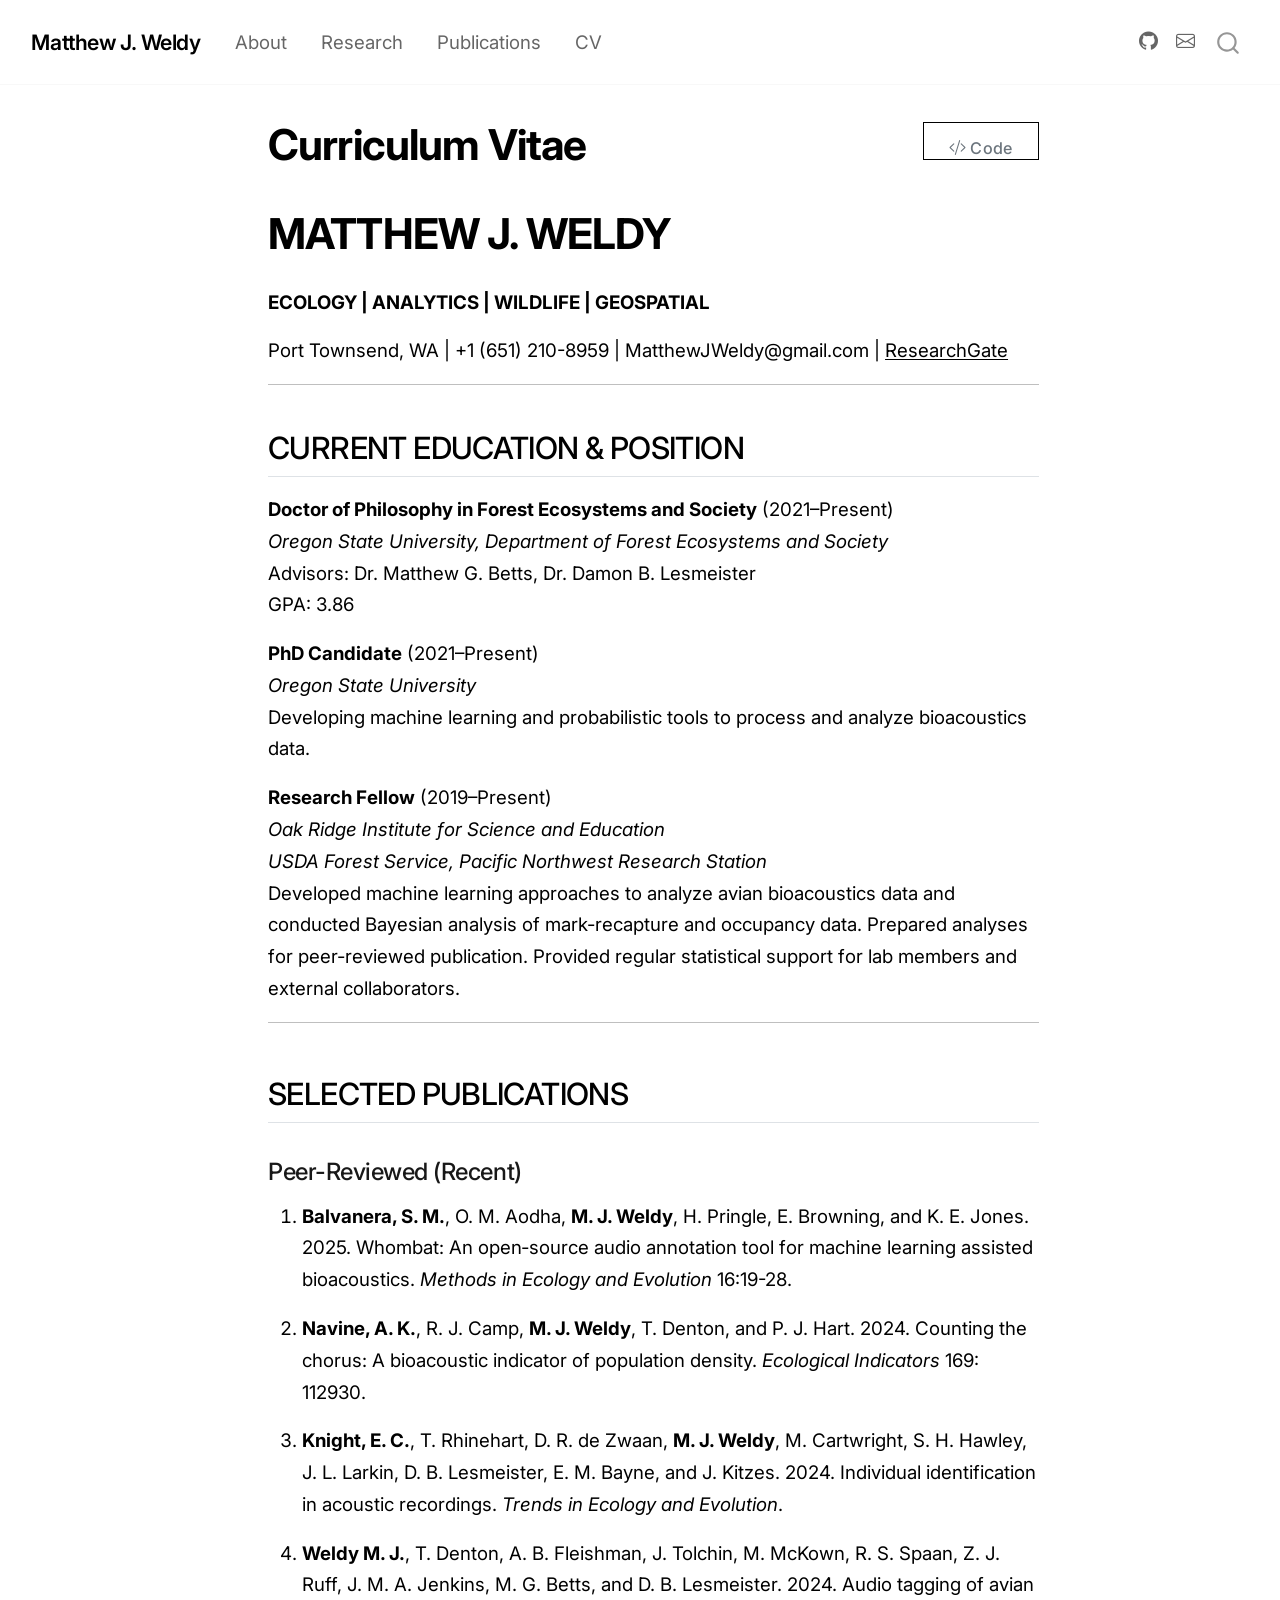
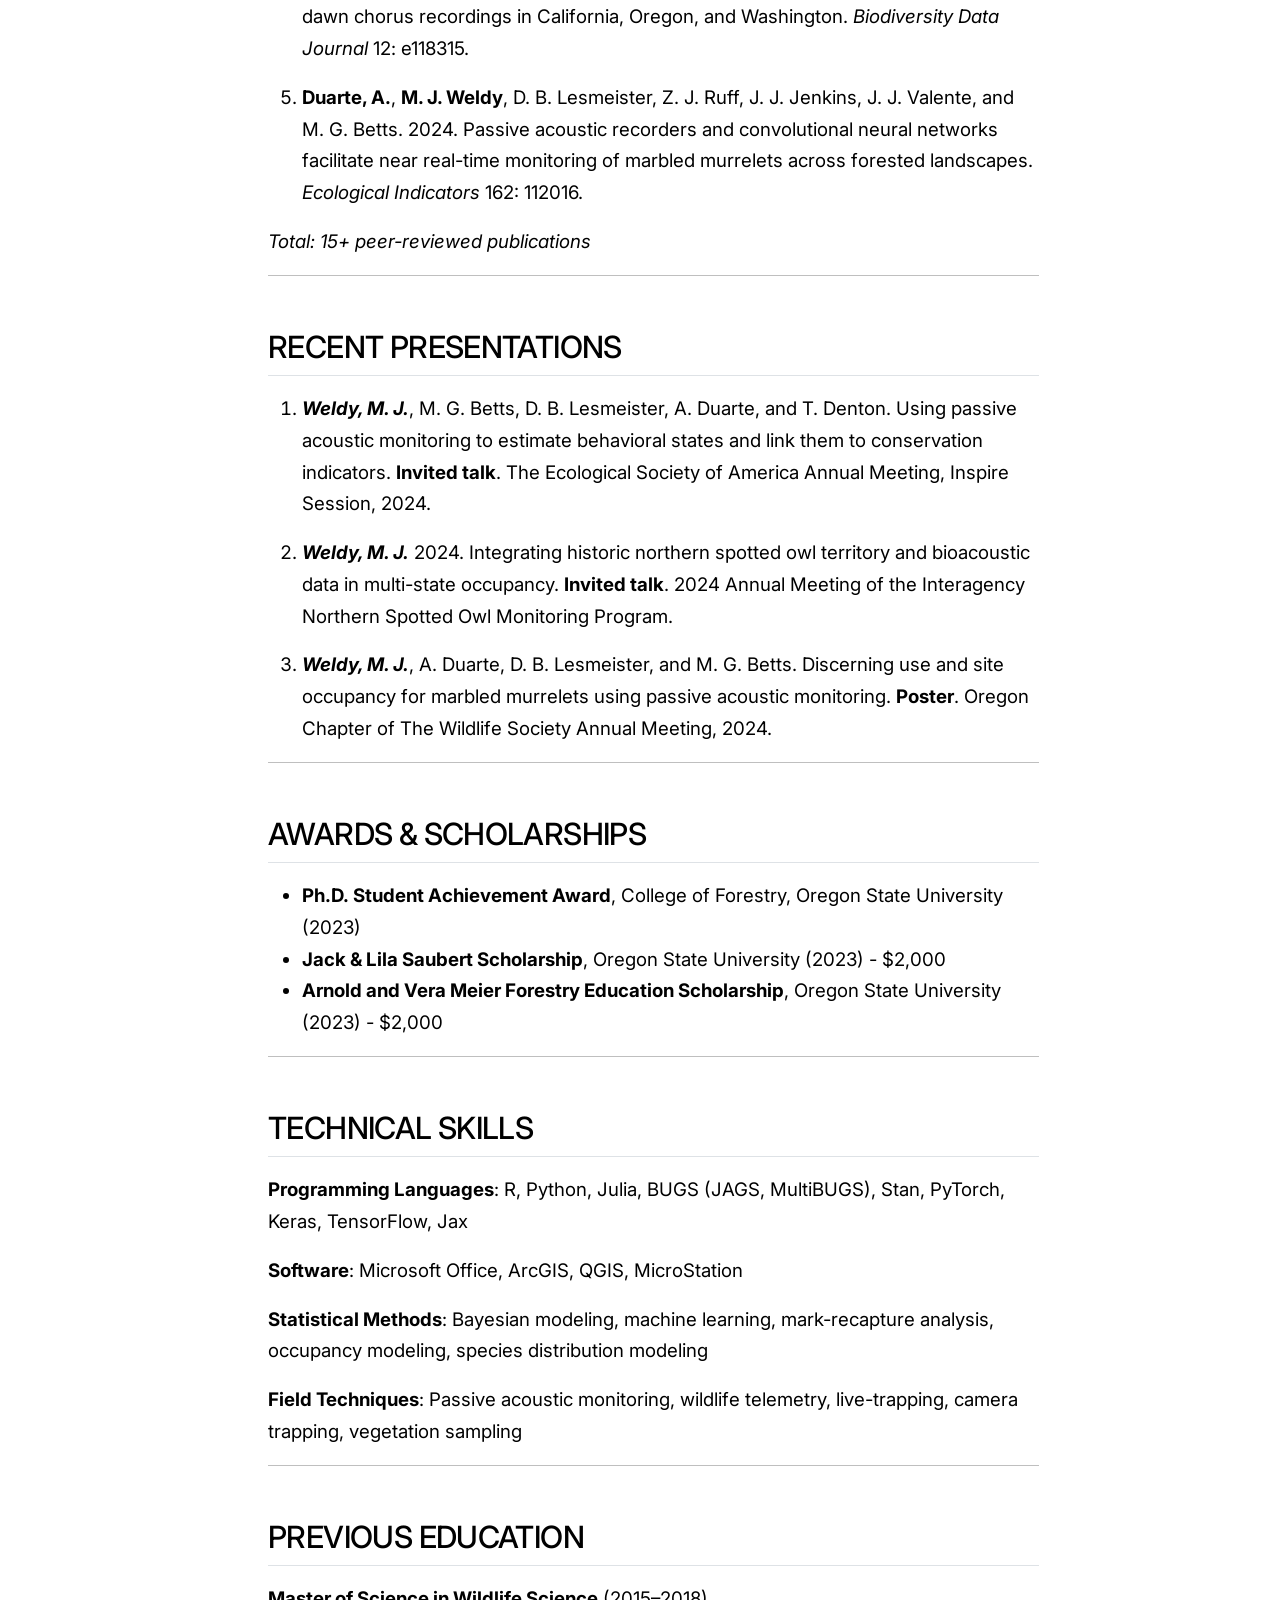
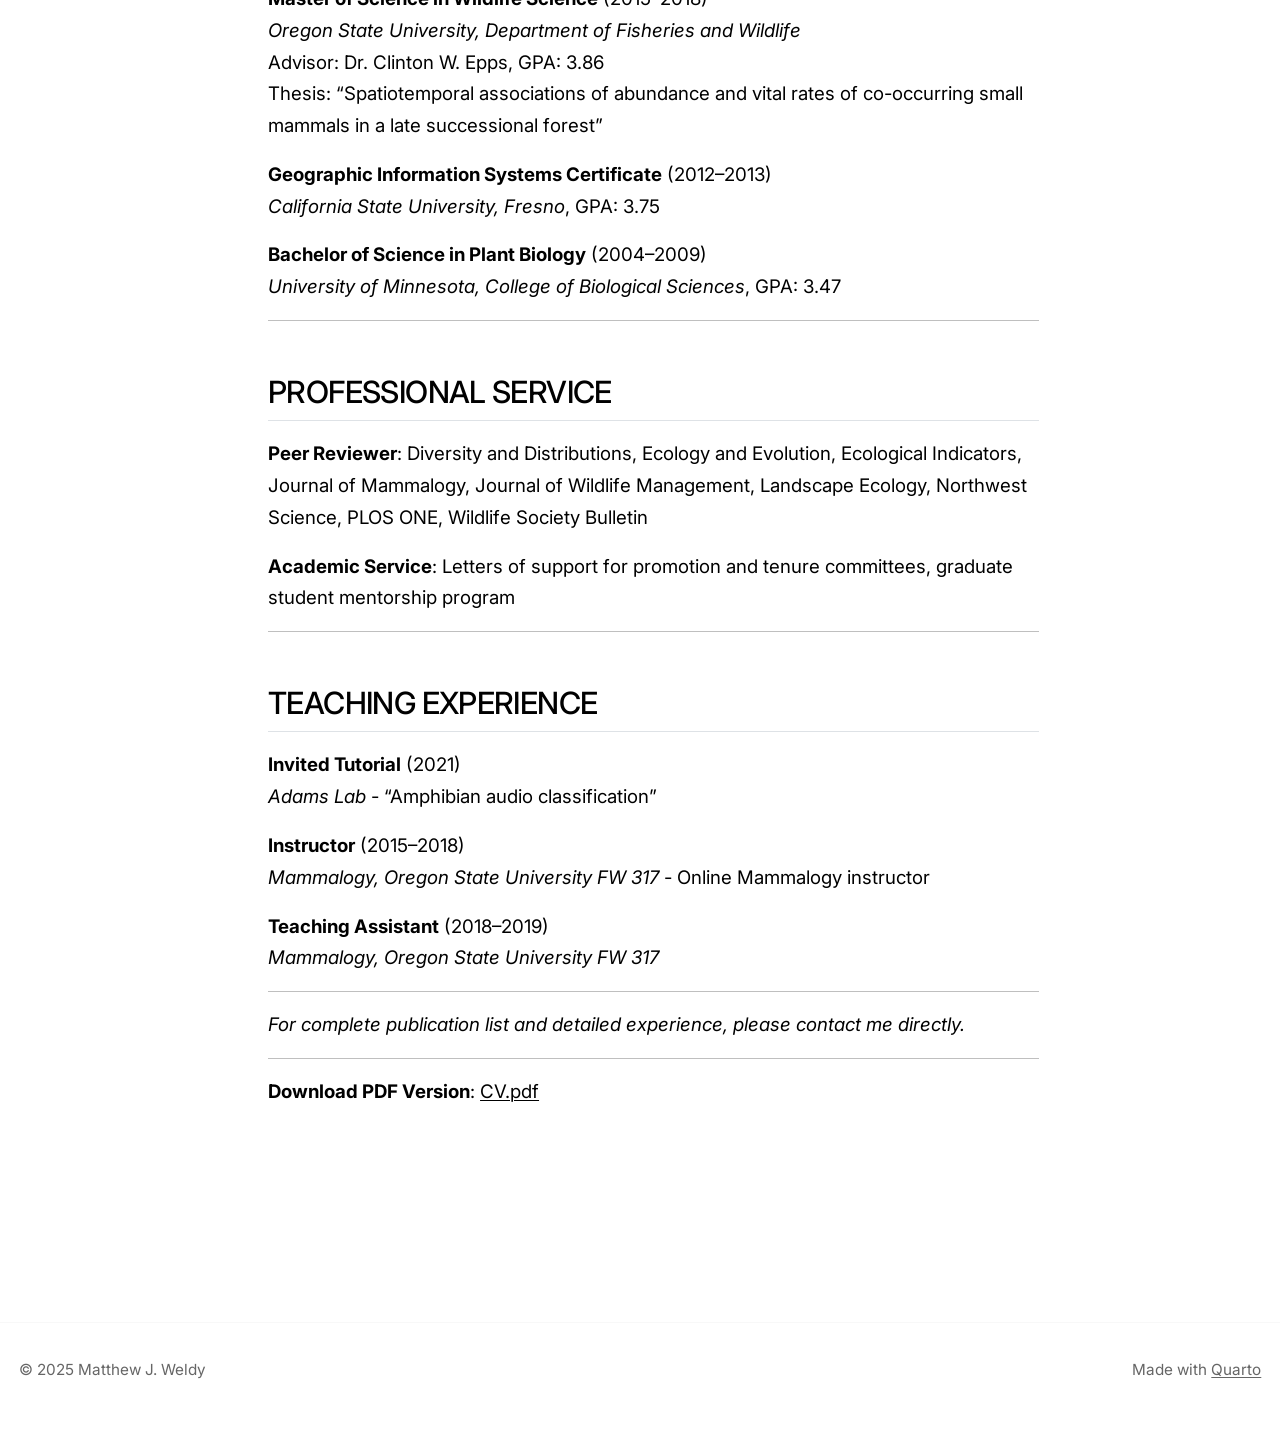
<file: docs/cv.html>
<!DOCTYPE html>
<html xmlns="http://www.w3.org/1999/xhtml" lang="en" xml:lang="en"><head>

<meta charset="utf-8">
<meta name="generator" content="quarto-1.7.31">

<meta name="viewport" content="width=device-width, initial-scale=1.0, user-scalable=yes">


<title>Curriculum Vitae – Matthew J. Weldy</title>
<style>
code{white-space: pre-wrap;}
span.smallcaps{font-variant: small-caps;}
div.columns{display: flex; gap: min(4vw, 1.5em);}
div.column{flex: auto; overflow-x: auto;}
div.hanging-indent{margin-left: 1.5em; text-indent: -1.5em;}
ul.task-list{list-style: none;}
ul.task-list li input[type="checkbox"] {
  width: 0.8em;
  margin: 0 0.8em 0.2em -1em; /* quarto-specific, see https://github.com/quarto-dev/quarto-cli/issues/4556 */ 
  vertical-align: middle;
}
/* CSS for syntax highlighting */
html { -webkit-text-size-adjust: 100%; }
pre > code.sourceCode { white-space: pre; position: relative; }
pre > code.sourceCode > span { display: inline-block; line-height: 1.25; }
pre > code.sourceCode > span:empty { height: 1.2em; }
.sourceCode { overflow: visible; }
code.sourceCode > span { color: inherit; text-decoration: inherit; }
div.sourceCode { margin: 1em 0; }
pre.sourceCode { margin: 0; }
@media screen {
div.sourceCode { overflow: auto; }
}
@media print {
pre > code.sourceCode { white-space: pre-wrap; }
pre > code.sourceCode > span { text-indent: -5em; padding-left: 5em; }
}
pre.numberSource code
  { counter-reset: source-line 0; }
pre.numberSource code > span
  { position: relative; left: -4em; counter-increment: source-line; }
pre.numberSource code > span > a:first-child::before
  { content: counter(source-line);
    position: relative; left: -1em; text-align: right; vertical-align: baseline;
    border: none; display: inline-block;
    -webkit-touch-callout: none; -webkit-user-select: none;
    -khtml-user-select: none; -moz-user-select: none;
    -ms-user-select: none; user-select: none;
    padding: 0 4px; width: 4em;
  }
pre.numberSource { margin-left: 3em;  padding-left: 4px; }
div.sourceCode
  {   }
@media screen {
pre > code.sourceCode > span > a:first-child::before { text-decoration: underline; }
}
</style>


<script src="site_libs/quarto-nav/quarto-nav.js"></script>
<script src="site_libs/quarto-nav/headroom.min.js"></script>
<script src="site_libs/clipboard/clipboard.min.js"></script>
<script src="site_libs/quarto-search/autocomplete.umd.js"></script>
<script src="site_libs/quarto-search/fuse.min.js"></script>
<script src="site_libs/quarto-search/quarto-search.js"></script>
<meta name="quarto:offset" content="./">
<script src="site_libs/quarto-html/quarto.js" type="module"></script>
<script src="site_libs/quarto-html/tabsets/tabsets.js" type="module"></script>
<script src="site_libs/quarto-html/popper.min.js"></script>
<script src="site_libs/quarto-html/tippy.umd.min.js"></script>
<script src="site_libs/quarto-html/anchor.min.js"></script>
<link href="site_libs/quarto-html/tippy.css" rel="stylesheet">
<link href="site_libs/quarto-html/quarto-syntax-highlighting-e1a5c8363afafaef2c763b6775fbf3ca.css" rel="stylesheet" id="quarto-text-highlighting-styles">
<script src="site_libs/bootstrap/bootstrap.min.js"></script>
<link href="site_libs/bootstrap/bootstrap-icons.css" rel="stylesheet">
<link href="site_libs/bootstrap/bootstrap-55c187952accf76df5ee2e4436e2a4fb.min.css" rel="stylesheet" append-hash="true" id="quarto-bootstrap" data-mode="light">
<script id="quarto-search-options" type="application/json">{
  "location": "navbar",
  "copy-button": false,
  "collapse-after": 3,
  "panel-placement": "end",
  "type": "overlay",
  "limit": 50,
  "keyboard-shortcut": [
    "f",
    "/",
    "s"
  ],
  "show-item-context": false,
  "language": {
    "search-no-results-text": "No results",
    "search-matching-documents-text": "matching documents",
    "search-copy-link-title": "Copy link to search",
    "search-hide-matches-text": "Hide additional matches",
    "search-more-match-text": "more match in this document",
    "search-more-matches-text": "more matches in this document",
    "search-clear-button-title": "Clear",
    "search-text-placeholder": "",
    "search-detached-cancel-button-title": "Cancel",
    "search-submit-button-title": "Submit",
    "search-label": "Search"
  }
}</script>
<style>html{ scroll-behavior: smooth; }</style>


<link rel="stylesheet" href="styles.css">
</head>

<body class="nav-fixed quarto-light">

<div id="quarto-search-results"></div>
  <header id="quarto-header" class="headroom fixed-top">
    <nav class="navbar navbar-expand-lg " data-bs-theme="dark">
      <div class="navbar-container container-fluid">
      <div class="navbar-brand-container mx-auto">
    <a class="navbar-brand" href="./index.html">
    <span class="navbar-title">Matthew J. Weldy</span>
    </a>
  </div>
            <div id="quarto-search" class="" title="Search"></div>
          <button class="navbar-toggler" type="button" data-bs-toggle="collapse" data-bs-target="#navbarCollapse" aria-controls="navbarCollapse" role="menu" aria-expanded="false" aria-label="Toggle navigation" onclick="if (window.quartoToggleHeadroom) { window.quartoToggleHeadroom(); }">
  <span class="navbar-toggler-icon"></span>
</button>
          <div class="collapse navbar-collapse" id="navbarCollapse">
            <ul class="navbar-nav navbar-nav-scroll me-auto">
  <li class="nav-item">
    <a class="nav-link" href="./about.html"> 
<span class="menu-text">About</span></a>
  </li>  
  <li class="nav-item">
    <a class="nav-link" href="./research.html"> 
<span class="menu-text">Research</span></a>
  </li>  
  <li class="nav-item">
    <a class="nav-link" href="./publications.html"> 
<span class="menu-text">Publications</span></a>
  </li>  
  <li class="nav-item">
    <a class="nav-link active" href="./cv.html" aria-current="page"> 
<span class="menu-text">CV</span></a>
  </li>  
</ul>
            <ul class="navbar-nav navbar-nav-scroll ms-auto">
  <li class="nav-item compact">
    <a class="nav-link" href="https://github.com/MJWeldy"> <i class="bi bi-github" role="img">
</i> 
<span class="menu-text"></span></a>
  </li>  
  <li class="nav-item compact">
    <a class="nav-link" href="mailto:MatthewJWeldy@gmail.com"> <i class="bi bi-envelope" role="img">
</i> 
<span class="menu-text"></span></a>
  </li>  
</ul>
          </div> <!-- /navcollapse -->
            <div class="quarto-navbar-tools">
</div>
      </div> <!-- /container-fluid -->
    </nav>
</header>
<!-- content -->
<div id="quarto-content" class="quarto-container page-columns page-rows-contents page-layout-full page-navbar">
<!-- sidebar -->
<!-- margin-sidebar -->
    
<!-- main -->
<main class="content column-page" id="quarto-document-content">

<header id="title-block-header" class="quarto-title-block default">
<div class="quarto-title">
<div class="quarto-title-block"><div><h1 class="title">Curriculum Vitae</h1><button type="button" class="btn code-tools-button" id="quarto-code-tools-source"><i class="bi"></i> Code</button></div></div>
</div>



<div class="quarto-title-meta column-page">

    
  
    
  </div>
  


</header>


<section id="matthew-j.-weldy" class="level1">
<h1>MATTHEW J. WELDY</h1>
<p><strong>ECOLOGY | ANALYTICS | WILDLIFE | GEOSPATIAL</strong></p>
<p>Port Townsend, WA | +1 (651) 210-8959 | MatthewJWeldy@gmail.com | <a href="https://www.researchgate.net/profile/Matthew-Weldy">ResearchGate</a></p>
<hr>
<section id="current-education-position" class="level2">
<h2 class="anchored" data-anchor-id="current-education-position">CURRENT EDUCATION &amp; POSITION</h2>
<p><strong>Doctor of Philosophy in Forest Ecosystems and Society</strong> (2021–Present)<br>
<em>Oregon State University, Department of Forest Ecosystems and Society</em><br>
Advisors: Dr.&nbsp;Matthew G. Betts, Dr.&nbsp;Damon B. Lesmeister<br>
GPA: 3.86</p>
<p><strong>PhD Candidate</strong> (2021–Present)<br>
<em>Oregon State University</em><br>
Developing machine learning and probabilistic tools to process and analyze bioacoustics data.</p>
<p><strong>Research Fellow</strong> (2019–Present)<br>
<em>Oak Ridge Institute for Science and Education</em><br>
<em>USDA Forest Service, Pacific Northwest Research Station</em><br>
Developed machine learning approaches to analyze avian bioacoustics data and conducted Bayesian analysis of mark-recapture and occupancy data. Prepared analyses for peer-reviewed publication. Provided regular statistical support for lab members and external collaborators.</p>
<hr>
</section>
<section id="selected-publications" class="level2">
<h2 class="anchored" data-anchor-id="selected-publications">SELECTED PUBLICATIONS</h2>
<section id="peer-reviewed-recent" class="level3">
<h3 class="anchored" data-anchor-id="peer-reviewed-recent">Peer-Reviewed (Recent)</h3>
<ol type="1">
<li><p><strong>Balvanera, S. M.</strong>, O. M. Aodha, <strong>M. J. Weldy</strong>, H. Pringle, E. Browning, and K. E. Jones. 2025. Whombat: An open‐source audio annotation tool for machine learning assisted bioacoustics. <em>Methods in Ecology and Evolution</em> 16:19-28.</p></li>
<li><p><strong>Navine, A. K.</strong>, R. J. Camp, <strong>M. J. Weldy</strong>, T. Denton, and P. J. Hart. 2024. Counting the chorus: A bioacoustic indicator of population density. <em>Ecological Indicators</em> 169: 112930.</p></li>
<li><p><strong>Knight, E. C.</strong>, T. Rhinehart, D. R. de Zwaan, <strong>M. J. Weldy</strong>, M. Cartwright, S. H. Hawley, J. L. Larkin, D. B. Lesmeister, E. M. Bayne, and J. Kitzes. 2024. Individual identification in acoustic recordings. <em>Trends in Ecology and Evolution</em>.</p></li>
<li><p><strong>Weldy M. J.</strong>, T. Denton, A. B. Fleishman, J. Tolchin, M. McKown, R. S. Spaan, Z. J. Ruff, J. M. A. Jenkins, M. G. Betts, and D. B. Lesmeister. 2024. Audio tagging of avian dawn chorus recordings in California, Oregon, and Washington. <em>Biodiversity Data Journal</em> 12: e118315.</p></li>
<li><p><strong>Duarte, A.</strong>, <strong>M. J. Weldy</strong>, D. B. Lesmeister, Z. J. Ruff, J. J. Jenkins, J. J. Valente, and M. G. Betts. 2024. Passive acoustic recorders and convolutional neural networks facilitate near real-time monitoring of marbled murrelets across forested landscapes. <em>Ecological Indicators</em> 162: 112016.</p></li>
</ol>
<p><em>Total: 15+ peer-reviewed publications</em></p>
<hr>
</section>
</section>
<section id="recent-presentations" class="level2">
<h2 class="anchored" data-anchor-id="recent-presentations">RECENT PRESENTATIONS</h2>
<ol type="1">
<li><p><strong><em>Weldy, M. J.</em></strong>, M. G. Betts, D. B. Lesmeister, A. Duarte, and T. Denton. Using passive acoustic monitoring to estimate behavioral states and link them to conservation indicators. <strong>Invited talk</strong>. The Ecological Society of America Annual Meeting, Inspire Session, 2024.</p></li>
<li><p><strong><em>Weldy, M. J.</em></strong> 2024. Integrating historic northern spotted owl territory and bioacoustic data in multi-state occupancy. <strong>Invited talk</strong>. 2024 Annual Meeting of the Interagency Northern Spotted Owl Monitoring Program.</p></li>
<li><p><strong><em>Weldy, M. J.</em></strong>, A. Duarte, D. B. Lesmeister, and M. G. Betts. Discerning use and site occupancy for marbled murrelets using passive acoustic monitoring. <strong>Poster</strong>. Oregon Chapter of The Wildlife Society Annual Meeting, 2024.</p></li>
</ol>
<hr>
</section>
<section id="awards-scholarships" class="level2">
<h2 class="anchored" data-anchor-id="awards-scholarships">AWARDS &amp; SCHOLARSHIPS</h2>
<ul>
<li><strong>Ph.D.&nbsp;Student Achievement Award</strong>, College of Forestry, Oregon State University (2023)</li>
<li><strong>Jack &amp; Lila Saubert Scholarship</strong>, Oregon State University (2023) - $2,000</li>
<li><strong>Arnold and Vera Meier Forestry Education Scholarship</strong>, Oregon State University (2023) - $2,000</li>
</ul>
<hr>
</section>
<section id="technical-skills" class="level2">
<h2 class="anchored" data-anchor-id="technical-skills">TECHNICAL SKILLS</h2>
<p><strong>Programming Languages</strong>: R, Python, Julia, BUGS (JAGS, MultiBUGS), Stan, PyTorch, Keras, TensorFlow, Jax</p>
<p><strong>Software</strong>: Microsoft Office, ArcGIS, QGIS, MicroStation</p>
<p><strong>Statistical Methods</strong>: Bayesian modeling, machine learning, mark-recapture analysis, occupancy modeling, species distribution modeling</p>
<p><strong>Field Techniques</strong>: Passive acoustic monitoring, wildlife telemetry, live-trapping, camera trapping, vegetation sampling</p>
<hr>
</section>
<section id="previous-education" class="level2">
<h2 class="anchored" data-anchor-id="previous-education">PREVIOUS EDUCATION</h2>
<p><strong>Master of Science in Wildlife Science</strong> (2015–2018)<br>
<em>Oregon State University, Department of Fisheries and Wildlife</em><br>
Advisor: Dr.&nbsp;Clinton W. Epps, GPA: 3.86<br>
Thesis: “Spatiotemporal associations of abundance and vital rates of co-occurring small mammals in a late successional forest”</p>
<p><strong>Geographic Information Systems Certificate</strong> (2012–2013)<br>
<em>California State University, Fresno</em>, GPA: 3.75</p>
<p><strong>Bachelor of Science in Plant Biology</strong> (2004–2009)<br>
<em>University of Minnesota, College of Biological Sciences</em>, GPA: 3.47</p>
<hr>
</section>
<section id="professional-service" class="level2">
<h2 class="anchored" data-anchor-id="professional-service">PROFESSIONAL SERVICE</h2>
<p><strong>Peer Reviewer</strong>: Diversity and Distributions, Ecology and Evolution, Ecological Indicators, Journal of Mammalogy, Journal of Wildlife Management, Landscape Ecology, Northwest Science, PLOS ONE, Wildlife Society Bulletin</p>
<p><strong>Academic Service</strong>: Letters of support for promotion and tenure committees, graduate student mentorship program</p>
<hr>
</section>
<section id="teaching-experience" class="level2">
<h2 class="anchored" data-anchor-id="teaching-experience">TEACHING EXPERIENCE</h2>
<p><strong>Invited Tutorial</strong> (2021)<br>
<em>Adams Lab</em> - “Amphibian audio classification”</p>
<p><strong>Instructor</strong> (2015–2018)<br>
<em>Mammalogy, Oregon State University FW 317</em> - Online Mammalogy instructor</p>
<p><strong>Teaching Assistant</strong> (2018–2019)<br>
<em>Mammalogy, Oregon State University FW 317</em></p>
<hr>
<p><em>For complete publication list and detailed experience, please contact me directly.</em></p>
<hr>
<p><strong>Download PDF Version</strong>: <a href="files/Weldy_CV_2025.pdf">CV.pdf</a></p>


<!-- -->

</section>
</section>

</main> <!-- /main -->
<script id="quarto-html-after-body" type="application/javascript">
  window.document.addEventListener("DOMContentLoaded", function (event) {
    const icon = "";
    const anchorJS = new window.AnchorJS();
    anchorJS.options = {
      placement: 'right',
      icon: icon
    };
    anchorJS.add('.anchored');
    const isCodeAnnotation = (el) => {
      for (const clz of el.classList) {
        if (clz.startsWith('code-annotation-')) {                     
          return true;
        }
      }
      return false;
    }
    const onCopySuccess = function(e) {
      // button target
      const button = e.trigger;
      // don't keep focus
      button.blur();
      // flash "checked"
      button.classList.add('code-copy-button-checked');
      var currentTitle = button.getAttribute("title");
      button.setAttribute("title", "Copied!");
      let tooltip;
      if (window.bootstrap) {
        button.setAttribute("data-bs-toggle", "tooltip");
        button.setAttribute("data-bs-placement", "left");
        button.setAttribute("data-bs-title", "Copied!");
        tooltip = new bootstrap.Tooltip(button, 
          { trigger: "manual", 
            customClass: "code-copy-button-tooltip",
            offset: [0, -8]});
        tooltip.show();    
      }
      setTimeout(function() {
        if (tooltip) {
          tooltip.hide();
          button.removeAttribute("data-bs-title");
          button.removeAttribute("data-bs-toggle");
          button.removeAttribute("data-bs-placement");
        }
        button.setAttribute("title", currentTitle);
        button.classList.remove('code-copy-button-checked');
      }, 1000);
      // clear code selection
      e.clearSelection();
    }
    const getTextToCopy = function(trigger) {
        const codeEl = trigger.previousElementSibling.cloneNode(true);
        for (const childEl of codeEl.children) {
          if (isCodeAnnotation(childEl)) {
            childEl.remove();
          }
        }
        return codeEl.innerText;
    }
    const clipboard = new window.ClipboardJS('.code-copy-button:not([data-in-quarto-modal])', {
      text: getTextToCopy
    });
    clipboard.on('success', onCopySuccess);
    if (window.document.getElementById('quarto-embedded-source-code-modal')) {
      const clipboardModal = new window.ClipboardJS('.code-copy-button[data-in-quarto-modal]', {
        text: getTextToCopy,
        container: window.document.getElementById('quarto-embedded-source-code-modal')
      });
      clipboardModal.on('success', onCopySuccess);
    }
    const viewSource = window.document.getElementById('quarto-view-source') ||
                       window.document.getElementById('quarto-code-tools-source');
    if (viewSource) {
      const sourceUrl = viewSource.getAttribute("data-quarto-source-url");
      viewSource.addEventListener("click", function(e) {
        if (sourceUrl) {
          // rstudio viewer pane
          if (/\bcapabilities=\b/.test(window.location)) {
            window.open(sourceUrl);
          } else {
            window.location.href = sourceUrl;
          }
        } else {
          const modal = new bootstrap.Modal(document.getElementById('quarto-embedded-source-code-modal'));
          modal.show();
        }
        return false;
      });
    }
    function toggleCodeHandler(show) {
      return function(e) {
        const detailsSrc = window.document.querySelectorAll(".cell > details > .sourceCode");
        for (let i=0; i<detailsSrc.length; i++) {
          const details = detailsSrc[i].parentElement;
          if (show) {
            details.open = true;
          } else {
            details.removeAttribute("open");
          }
        }
        const cellCodeDivs = window.document.querySelectorAll(".cell > .sourceCode");
        const fromCls = show ? "hidden" : "unhidden";
        const toCls = show ? "unhidden" : "hidden";
        for (let i=0; i<cellCodeDivs.length; i++) {
          const codeDiv = cellCodeDivs[i];
          if (codeDiv.classList.contains(fromCls)) {
            codeDiv.classList.remove(fromCls);
            codeDiv.classList.add(toCls);
          } 
        }
        return false;
      }
    }
    const hideAllCode = window.document.getElementById("quarto-hide-all-code");
    if (hideAllCode) {
      hideAllCode.addEventListener("click", toggleCodeHandler(false));
    }
    const showAllCode = window.document.getElementById("quarto-show-all-code");
    if (showAllCode) {
      showAllCode.addEventListener("click", toggleCodeHandler(true));
    }
      var localhostRegex = new RegExp(/^(?:http|https):\/\/localhost\:?[0-9]*\//);
      var mailtoRegex = new RegExp(/^mailto:/);
        var filterRegex = new RegExp("https:\/\/mjweldy\.github\.io\/website");
      var isInternal = (href) => {
          return filterRegex.test(href) || localhostRegex.test(href) || mailtoRegex.test(href);
      }
      // Inspect non-navigation links and adorn them if external
     var links = window.document.querySelectorAll('a[href]:not(.nav-link):not(.navbar-brand):not(.toc-action):not(.sidebar-link):not(.sidebar-item-toggle):not(.pagination-link):not(.no-external):not([aria-hidden]):not(.dropdown-item):not(.quarto-navigation-tool):not(.about-link)');
      for (var i=0; i<links.length; i++) {
        const link = links[i];
        if (!isInternal(link.href)) {
          // undo the damage that might have been done by quarto-nav.js in the case of
          // links that we want to consider external
          if (link.dataset.originalHref !== undefined) {
            link.href = link.dataset.originalHref;
          }
            // target, if specified
            link.setAttribute("target", "_blank");
            if (link.getAttribute("rel") === null) {
              link.setAttribute("rel", "noopener");
            }
        }
      }
    function tippyHover(el, contentFn, onTriggerFn, onUntriggerFn) {
      const config = {
        allowHTML: true,
        maxWidth: 500,
        delay: 100,
        arrow: false,
        appendTo: function(el) {
            return el.parentElement;
        },
        interactive: true,
        interactiveBorder: 10,
        theme: 'quarto',
        placement: 'bottom-start',
      };
      if (contentFn) {
        config.content = contentFn;
      }
      if (onTriggerFn) {
        config.onTrigger = onTriggerFn;
      }
      if (onUntriggerFn) {
        config.onUntrigger = onUntriggerFn;
      }
      window.tippy(el, config); 
    }
    const noterefs = window.document.querySelectorAll('a[role="doc-noteref"]');
    for (var i=0; i<noterefs.length; i++) {
      const ref = noterefs[i];
      tippyHover(ref, function() {
        // use id or data attribute instead here
        let href = ref.getAttribute('data-footnote-href') || ref.getAttribute('href');
        try { href = new URL(href).hash; } catch {}
        const id = href.replace(/^#\/?/, "");
        const note = window.document.getElementById(id);
        if (note) {
          return note.innerHTML;
        } else {
          return "";
        }
      });
    }
    const xrefs = window.document.querySelectorAll('a.quarto-xref');
    const processXRef = (id, note) => {
      // Strip column container classes
      const stripColumnClz = (el) => {
        el.classList.remove("page-full", "page-columns");
        if (el.children) {
          for (const child of el.children) {
            stripColumnClz(child);
          }
        }
      }
      stripColumnClz(note)
      if (id === null || id.startsWith('sec-')) {
        // Special case sections, only their first couple elements
        const container = document.createElement("div");
        if (note.children && note.children.length > 2) {
          container.appendChild(note.children[0].cloneNode(true));
          for (let i = 1; i < note.children.length; i++) {
            const child = note.children[i];
            if (child.tagName === "P" && child.innerText === "") {
              continue;
            } else {
              container.appendChild(child.cloneNode(true));
              break;
            }
          }
          if (window.Quarto?.typesetMath) {
            window.Quarto.typesetMath(container);
          }
          return container.innerHTML
        } else {
          if (window.Quarto?.typesetMath) {
            window.Quarto.typesetMath(note);
          }
          return note.innerHTML;
        }
      } else {
        // Remove any anchor links if they are present
        const anchorLink = note.querySelector('a.anchorjs-link');
        if (anchorLink) {
          anchorLink.remove();
        }
        if (window.Quarto?.typesetMath) {
          window.Quarto.typesetMath(note);
        }
        if (note.classList.contains("callout")) {
          return note.outerHTML;
        } else {
          return note.innerHTML;
        }
      }
    }
    for (var i=0; i<xrefs.length; i++) {
      const xref = xrefs[i];
      tippyHover(xref, undefined, function(instance) {
        instance.disable();
        let url = xref.getAttribute('href');
        let hash = undefined; 
        if (url.startsWith('#')) {
          hash = url;
        } else {
          try { hash = new URL(url).hash; } catch {}
        }
        if (hash) {
          const id = hash.replace(/^#\/?/, "");
          const note = window.document.getElementById(id);
          if (note !== null) {
            try {
              const html = processXRef(id, note.cloneNode(true));
              instance.setContent(html);
            } finally {
              instance.enable();
              instance.show();
            }
          } else {
            // See if we can fetch this
            fetch(url.split('#')[0])
            .then(res => res.text())
            .then(html => {
              const parser = new DOMParser();
              const htmlDoc = parser.parseFromString(html, "text/html");
              const note = htmlDoc.getElementById(id);
              if (note !== null) {
                const html = processXRef(id, note);
                instance.setContent(html);
              } 
            }).finally(() => {
              instance.enable();
              instance.show();
            });
          }
        } else {
          // See if we can fetch a full url (with no hash to target)
          // This is a special case and we should probably do some content thinning / targeting
          fetch(url)
          .then(res => res.text())
          .then(html => {
            const parser = new DOMParser();
            const htmlDoc = parser.parseFromString(html, "text/html");
            const note = htmlDoc.querySelector('main.content');
            if (note !== null) {
              // This should only happen for chapter cross references
              // (since there is no id in the URL)
              // remove the first header
              if (note.children.length > 0 && note.children[0].tagName === "HEADER") {
                note.children[0].remove();
              }
              const html = processXRef(null, note);
              instance.setContent(html);
            } 
          }).finally(() => {
            instance.enable();
            instance.show();
          });
        }
      }, function(instance) {
      });
    }
        let selectedAnnoteEl;
        const selectorForAnnotation = ( cell, annotation) => {
          let cellAttr = 'data-code-cell="' + cell + '"';
          let lineAttr = 'data-code-annotation="' +  annotation + '"';
          const selector = 'span[' + cellAttr + '][' + lineAttr + ']';
          return selector;
        }
        const selectCodeLines = (annoteEl) => {
          const doc = window.document;
          const targetCell = annoteEl.getAttribute("data-target-cell");
          const targetAnnotation = annoteEl.getAttribute("data-target-annotation");
          const annoteSpan = window.document.querySelector(selectorForAnnotation(targetCell, targetAnnotation));
          const lines = annoteSpan.getAttribute("data-code-lines").split(",");
          const lineIds = lines.map((line) => {
            return targetCell + "-" + line;
          })
          let top = null;
          let height = null;
          let parent = null;
          if (lineIds.length > 0) {
              //compute the position of the single el (top and bottom and make a div)
              const el = window.document.getElementById(lineIds[0]);
              top = el.offsetTop;
              height = el.offsetHeight;
              parent = el.parentElement.parentElement;
            if (lineIds.length > 1) {
              const lastEl = window.document.getElementById(lineIds[lineIds.length - 1]);
              const bottom = lastEl.offsetTop + lastEl.offsetHeight;
              height = bottom - top;
            }
            if (top !== null && height !== null && parent !== null) {
              // cook up a div (if necessary) and position it 
              let div = window.document.getElementById("code-annotation-line-highlight");
              if (div === null) {
                div = window.document.createElement("div");
                div.setAttribute("id", "code-annotation-line-highlight");
                div.style.position = 'absolute';
                parent.appendChild(div);
              }
              div.style.top = top - 2 + "px";
              div.style.height = height + 4 + "px";
              div.style.left = 0;
              let gutterDiv = window.document.getElementById("code-annotation-line-highlight-gutter");
              if (gutterDiv === null) {
                gutterDiv = window.document.createElement("div");
                gutterDiv.setAttribute("id", "code-annotation-line-highlight-gutter");
                gutterDiv.style.position = 'absolute';
                const codeCell = window.document.getElementById(targetCell);
                const gutter = codeCell.querySelector('.code-annotation-gutter');
                gutter.appendChild(gutterDiv);
              }
              gutterDiv.style.top = top - 2 + "px";
              gutterDiv.style.height = height + 4 + "px";
            }
            selectedAnnoteEl = annoteEl;
          }
        };
        const unselectCodeLines = () => {
          const elementsIds = ["code-annotation-line-highlight", "code-annotation-line-highlight-gutter"];
          elementsIds.forEach((elId) => {
            const div = window.document.getElementById(elId);
            if (div) {
              div.remove();
            }
          });
          selectedAnnoteEl = undefined;
        };
          // Handle positioning of the toggle
      window.addEventListener(
        "resize",
        throttle(() => {
          elRect = undefined;
          if (selectedAnnoteEl) {
            selectCodeLines(selectedAnnoteEl);
          }
        }, 10)
      );
      function throttle(fn, ms) {
      let throttle = false;
      let timer;
        return (...args) => {
          if(!throttle) { // first call gets through
              fn.apply(this, args);
              throttle = true;
          } else { // all the others get throttled
              if(timer) clearTimeout(timer); // cancel #2
              timer = setTimeout(() => {
                fn.apply(this, args);
                timer = throttle = false;
              }, ms);
          }
        };
      }
        // Attach click handler to the DT
        const annoteDls = window.document.querySelectorAll('dt[data-target-cell]');
        for (const annoteDlNode of annoteDls) {
          annoteDlNode.addEventListener('click', (event) => {
            const clickedEl = event.target;
            if (clickedEl !== selectedAnnoteEl) {
              unselectCodeLines();
              const activeEl = window.document.querySelector('dt[data-target-cell].code-annotation-active');
              if (activeEl) {
                activeEl.classList.remove('code-annotation-active');
              }
              selectCodeLines(clickedEl);
              clickedEl.classList.add('code-annotation-active');
            } else {
              // Unselect the line
              unselectCodeLines();
              clickedEl.classList.remove('code-annotation-active');
            }
          });
        }
    const findCites = (el) => {
      const parentEl = el.parentElement;
      if (parentEl) {
        const cites = parentEl.dataset.cites;
        if (cites) {
          return {
            el,
            cites: cites.split(' ')
          };
        } else {
          return findCites(el.parentElement)
        }
      } else {
        return undefined;
      }
    };
    var bibliorefs = window.document.querySelectorAll('a[role="doc-biblioref"]');
    for (var i=0; i<bibliorefs.length; i++) {
      const ref = bibliorefs[i];
      const citeInfo = findCites(ref);
      if (citeInfo) {
        tippyHover(citeInfo.el, function() {
          var popup = window.document.createElement('div');
          citeInfo.cites.forEach(function(cite) {
            var citeDiv = window.document.createElement('div');
            citeDiv.classList.add('hanging-indent');
            citeDiv.classList.add('csl-entry');
            var biblioDiv = window.document.getElementById('ref-' + cite);
            if (biblioDiv) {
              citeDiv.innerHTML = biblioDiv.innerHTML;
            }
            popup.appendChild(citeDiv);
          });
          return popup.innerHTML;
        });
      }
    }
  });
  </script><div class="modal fade" id="quarto-embedded-source-code-modal" tabindex="-1" aria-labelledby="quarto-embedded-source-code-modal-label" aria-hidden="true"><div class="modal-dialog modal-dialog-scrollable"><div class="modal-content"><div class="modal-header"><h5 class="modal-title" id="quarto-embedded-source-code-modal-label">Source Code</h5><button class="btn-close" data-bs-dismiss="modal"></button></div><div class="modal-body"><div class="">
<div class="sourceCode" id="cb1" data-shortcodes="false"><pre class="sourceCode markdown code-with-copy"><code class="sourceCode markdown"><span id="cb1-1"><a href="#cb1-1" aria-hidden="true" tabindex="-1"></a><span class="co">---</span></span>
<span id="cb1-2"><a href="#cb1-2" aria-hidden="true" tabindex="-1"></a><span class="an">title:</span><span class="co"> "Curriculum Vitae"</span></span>
<span id="cb1-3"><a href="#cb1-3" aria-hidden="true" tabindex="-1"></a><span class="an">format:</span></span>
<span id="cb1-4"><a href="#cb1-4" aria-hidden="true" tabindex="-1"></a><span class="co">  html:</span></span>
<span id="cb1-5"><a href="#cb1-5" aria-hidden="true" tabindex="-1"></a><span class="co">    page-layout: full</span></span>
<span id="cb1-6"><a href="#cb1-6" aria-hidden="true" tabindex="-1"></a><span class="co">---</span></span>
<span id="cb1-7"><a href="#cb1-7" aria-hidden="true" tabindex="-1"></a></span>
<span id="cb1-8"><a href="#cb1-8" aria-hidden="true" tabindex="-1"></a><span class="fu"># MATTHEW J. WELDY</span></span>
<span id="cb1-9"><a href="#cb1-9" aria-hidden="true" tabindex="-1"></a>**ECOLOGY | ANALYTICS | WILDLIFE | GEOSPATIAL**</span>
<span id="cb1-10"><a href="#cb1-10" aria-hidden="true" tabindex="-1"></a></span>
<span id="cb1-11"><a href="#cb1-11" aria-hidden="true" tabindex="-1"></a>Port Townsend, WA | +1 (651) 210-8959 | MatthewJWeldy@gmail.com | <span class="co">[</span><span class="ot">ResearchGate</span><span class="co">](https://www.researchgate.net/profile/Matthew-Weldy)</span></span>
<span id="cb1-12"><a href="#cb1-12" aria-hidden="true" tabindex="-1"></a></span>
<span id="cb1-13"><a href="#cb1-13" aria-hidden="true" tabindex="-1"></a>---</span>
<span id="cb1-14"><a href="#cb1-14" aria-hidden="true" tabindex="-1"></a></span>
<span id="cb1-15"><a href="#cb1-15" aria-hidden="true" tabindex="-1"></a><span class="fu">## CURRENT EDUCATION &amp; POSITION</span></span>
<span id="cb1-16"><a href="#cb1-16" aria-hidden="true" tabindex="-1"></a></span>
<span id="cb1-17"><a href="#cb1-17" aria-hidden="true" tabindex="-1"></a>**Doctor of Philosophy in Forest Ecosystems and Society** (2021–Present)  </span>
<span id="cb1-18"><a href="#cb1-18" aria-hidden="true" tabindex="-1"></a>*Oregon State University, Department of Forest Ecosystems and Society*  </span>
<span id="cb1-19"><a href="#cb1-19" aria-hidden="true" tabindex="-1"></a>Advisors: Dr. Matthew G. Betts, Dr. Damon B. Lesmeister  </span>
<span id="cb1-20"><a href="#cb1-20" aria-hidden="true" tabindex="-1"></a>GPA: 3.86</span>
<span id="cb1-21"><a href="#cb1-21" aria-hidden="true" tabindex="-1"></a></span>
<span id="cb1-22"><a href="#cb1-22" aria-hidden="true" tabindex="-1"></a>**PhD Candidate** (2021–Present)  </span>
<span id="cb1-23"><a href="#cb1-23" aria-hidden="true" tabindex="-1"></a>*Oregon State University*  </span>
<span id="cb1-24"><a href="#cb1-24" aria-hidden="true" tabindex="-1"></a>Developing machine learning and probabilistic tools to process and analyze bioacoustics data.</span>
<span id="cb1-25"><a href="#cb1-25" aria-hidden="true" tabindex="-1"></a></span>
<span id="cb1-26"><a href="#cb1-26" aria-hidden="true" tabindex="-1"></a>**Research Fellow** (2019–Present)  </span>
<span id="cb1-27"><a href="#cb1-27" aria-hidden="true" tabindex="-1"></a>*Oak Ridge Institute for Science and Education*  </span>
<span id="cb1-28"><a href="#cb1-28" aria-hidden="true" tabindex="-1"></a>*USDA Forest Service, Pacific Northwest Research Station*  </span>
<span id="cb1-29"><a href="#cb1-29" aria-hidden="true" tabindex="-1"></a>Developed machine learning approaches to analyze avian bioacoustics data and conducted Bayesian analysis of mark-recapture and occupancy data. Prepared analyses for peer-reviewed publication. Provided regular statistical support for lab members and external collaborators.</span>
<span id="cb1-30"><a href="#cb1-30" aria-hidden="true" tabindex="-1"></a></span>
<span id="cb1-31"><a href="#cb1-31" aria-hidden="true" tabindex="-1"></a>---</span>
<span id="cb1-32"><a href="#cb1-32" aria-hidden="true" tabindex="-1"></a></span>
<span id="cb1-33"><a href="#cb1-33" aria-hidden="true" tabindex="-1"></a><span class="fu">## SELECTED PUBLICATIONS</span></span>
<span id="cb1-34"><a href="#cb1-34" aria-hidden="true" tabindex="-1"></a></span>
<span id="cb1-35"><a href="#cb1-35" aria-hidden="true" tabindex="-1"></a><span class="fu">### Peer-Reviewed (Recent)</span></span>
<span id="cb1-36"><a href="#cb1-36" aria-hidden="true" tabindex="-1"></a></span>
<span id="cb1-37"><a href="#cb1-37" aria-hidden="true" tabindex="-1"></a><span class="ss">1. </span>**Balvanera, S. M.**, O. M. Aodha, **M. J. Weldy**, H. Pringle, E. Browning, and K. E. Jones. 2025. Whombat: An open‐source audio annotation tool for machine learning assisted bioacoustics. *Methods in Ecology and Evolution* 16:19-28.</span>
<span id="cb1-38"><a href="#cb1-38" aria-hidden="true" tabindex="-1"></a></span>
<span id="cb1-39"><a href="#cb1-39" aria-hidden="true" tabindex="-1"></a><span class="ss">2. </span>**Navine, A. K.**, R. J. Camp, **M. J. Weldy**, T. Denton, and P. J. Hart. 2024. Counting the chorus: A bioacoustic indicator of population density. *Ecological Indicators* 169: 112930.</span>
<span id="cb1-40"><a href="#cb1-40" aria-hidden="true" tabindex="-1"></a></span>
<span id="cb1-41"><a href="#cb1-41" aria-hidden="true" tabindex="-1"></a><span class="ss">3. </span>**Knight, E. C.**, T. Rhinehart, D. R. de Zwaan, **M. J. Weldy**, M. Cartwright, S. H. Hawley, J. L. Larkin, D. B. Lesmeister, E. M. Bayne, and J. Kitzes. 2024. Individual identification in acoustic recordings. *Trends in Ecology and Evolution*.</span>
<span id="cb1-42"><a href="#cb1-42" aria-hidden="true" tabindex="-1"></a></span>
<span id="cb1-43"><a href="#cb1-43" aria-hidden="true" tabindex="-1"></a><span class="ss">4. </span>**Weldy M. J.**, T. Denton, A. B. Fleishman, J. Tolchin, M. McKown, R. S. Spaan, Z. J. Ruff, J. M. A. Jenkins, M. G. Betts, and D. B. Lesmeister. 2024. Audio tagging of avian dawn chorus recordings in California, Oregon, and Washington. *Biodiversity Data Journal* 12: e118315.</span>
<span id="cb1-44"><a href="#cb1-44" aria-hidden="true" tabindex="-1"></a></span>
<span id="cb1-45"><a href="#cb1-45" aria-hidden="true" tabindex="-1"></a><span class="ss">5. </span>**Duarte, A.**, **M. J. Weldy**, D. B. Lesmeister, Z. J. Ruff, J. J. Jenkins, J. J. Valente, and M. G. Betts. 2024. Passive acoustic recorders and convolutional neural networks facilitate near real-time monitoring of marbled murrelets across forested landscapes. *Ecological Indicators* 162: 112016.</span>
<span id="cb1-46"><a href="#cb1-46" aria-hidden="true" tabindex="-1"></a></span>
<span id="cb1-47"><a href="#cb1-47" aria-hidden="true" tabindex="-1"></a>*Total: 15+ peer-reviewed publications*</span>
<span id="cb1-48"><a href="#cb1-48" aria-hidden="true" tabindex="-1"></a></span>
<span id="cb1-49"><a href="#cb1-49" aria-hidden="true" tabindex="-1"></a>---</span>
<span id="cb1-50"><a href="#cb1-50" aria-hidden="true" tabindex="-1"></a></span>
<span id="cb1-51"><a href="#cb1-51" aria-hidden="true" tabindex="-1"></a><span class="fu">## RECENT PRESENTATIONS</span></span>
<span id="cb1-52"><a href="#cb1-52" aria-hidden="true" tabindex="-1"></a></span>
<span id="cb1-53"><a href="#cb1-53" aria-hidden="true" tabindex="-1"></a><span class="ss">1. </span>***Weldy, M. J.***, M. G. Betts, D. B. Lesmeister, A. Duarte, and T. Denton. Using passive acoustic monitoring to estimate behavioral states and link them to conservation indicators. **Invited talk**. The Ecological Society of America Annual Meeting, Inspire Session, 2024.</span>
<span id="cb1-54"><a href="#cb1-54" aria-hidden="true" tabindex="-1"></a></span>
<span id="cb1-55"><a href="#cb1-55" aria-hidden="true" tabindex="-1"></a><span class="ss">2. </span>***Weldy, M. J.*** 2024. Integrating historic northern spotted owl territory and bioacoustic data in multi-state occupancy. **Invited talk**. 2024 Annual Meeting of the Interagency Northern Spotted Owl Monitoring Program.</span>
<span id="cb1-56"><a href="#cb1-56" aria-hidden="true" tabindex="-1"></a></span>
<span id="cb1-57"><a href="#cb1-57" aria-hidden="true" tabindex="-1"></a><span class="ss">3. </span>***Weldy, M. J.***, A. Duarte, D. B. Lesmeister, and M. G. Betts. Discerning use and site occupancy for marbled murrelets using passive acoustic monitoring. **Poster**. Oregon Chapter of The Wildlife Society Annual Meeting, 2024.</span>
<span id="cb1-58"><a href="#cb1-58" aria-hidden="true" tabindex="-1"></a></span>
<span id="cb1-59"><a href="#cb1-59" aria-hidden="true" tabindex="-1"></a>---</span>
<span id="cb1-60"><a href="#cb1-60" aria-hidden="true" tabindex="-1"></a></span>
<span id="cb1-61"><a href="#cb1-61" aria-hidden="true" tabindex="-1"></a><span class="fu">## AWARDS &amp; SCHOLARSHIPS</span></span>
<span id="cb1-62"><a href="#cb1-62" aria-hidden="true" tabindex="-1"></a></span>
<span id="cb1-63"><a href="#cb1-63" aria-hidden="true" tabindex="-1"></a><span class="ss">- </span>**Ph.D. Student Achievement Award**, College of Forestry, Oregon State University (2023)</span>
<span id="cb1-64"><a href="#cb1-64" aria-hidden="true" tabindex="-1"></a><span class="ss">- </span>**Jack &amp; Lila Saubert Scholarship**, Oregon State University (2023) - $2,000</span>
<span id="cb1-65"><a href="#cb1-65" aria-hidden="true" tabindex="-1"></a><span class="ss">- </span>**Arnold and Vera Meier Forestry Education Scholarship**, Oregon State University (2023) - $2,000</span>
<span id="cb1-66"><a href="#cb1-66" aria-hidden="true" tabindex="-1"></a></span>
<span id="cb1-67"><a href="#cb1-67" aria-hidden="true" tabindex="-1"></a>---</span>
<span id="cb1-68"><a href="#cb1-68" aria-hidden="true" tabindex="-1"></a></span>
<span id="cb1-69"><a href="#cb1-69" aria-hidden="true" tabindex="-1"></a><span class="fu">## TECHNICAL SKILLS</span></span>
<span id="cb1-70"><a href="#cb1-70" aria-hidden="true" tabindex="-1"></a></span>
<span id="cb1-71"><a href="#cb1-71" aria-hidden="true" tabindex="-1"></a>**Programming Languages**: R, Python, Julia, BUGS (JAGS, MultiBUGS), Stan, PyTorch, Keras, TensorFlow, Jax</span>
<span id="cb1-72"><a href="#cb1-72" aria-hidden="true" tabindex="-1"></a></span>
<span id="cb1-73"><a href="#cb1-73" aria-hidden="true" tabindex="-1"></a>**Software**: Microsoft Office, ArcGIS, QGIS, MicroStation</span>
<span id="cb1-74"><a href="#cb1-74" aria-hidden="true" tabindex="-1"></a></span>
<span id="cb1-75"><a href="#cb1-75" aria-hidden="true" tabindex="-1"></a>**Statistical Methods**: Bayesian modeling, machine learning, mark-recapture analysis, occupancy modeling, species distribution modeling</span>
<span id="cb1-76"><a href="#cb1-76" aria-hidden="true" tabindex="-1"></a></span>
<span id="cb1-77"><a href="#cb1-77" aria-hidden="true" tabindex="-1"></a>**Field Techniques**: Passive acoustic monitoring, wildlife telemetry, live-trapping, camera trapping, vegetation sampling</span>
<span id="cb1-78"><a href="#cb1-78" aria-hidden="true" tabindex="-1"></a></span>
<span id="cb1-79"><a href="#cb1-79" aria-hidden="true" tabindex="-1"></a>---</span>
<span id="cb1-80"><a href="#cb1-80" aria-hidden="true" tabindex="-1"></a></span>
<span id="cb1-81"><a href="#cb1-81" aria-hidden="true" tabindex="-1"></a><span class="fu">## PREVIOUS EDUCATION</span></span>
<span id="cb1-82"><a href="#cb1-82" aria-hidden="true" tabindex="-1"></a></span>
<span id="cb1-83"><a href="#cb1-83" aria-hidden="true" tabindex="-1"></a>**Master of Science in Wildlife Science** (2015–2018)  </span>
<span id="cb1-84"><a href="#cb1-84" aria-hidden="true" tabindex="-1"></a>*Oregon State University, Department of Fisheries and Wildlife*  </span>
<span id="cb1-85"><a href="#cb1-85" aria-hidden="true" tabindex="-1"></a>Advisor: Dr. Clinton W. Epps, GPA: 3.86  </span>
<span id="cb1-86"><a href="#cb1-86" aria-hidden="true" tabindex="-1"></a>Thesis: "Spatiotemporal associations of abundance and vital rates of co-occurring small mammals in a late successional forest"</span>
<span id="cb1-87"><a href="#cb1-87" aria-hidden="true" tabindex="-1"></a></span>
<span id="cb1-88"><a href="#cb1-88" aria-hidden="true" tabindex="-1"></a>**Geographic Information Systems Certificate** (2012–2013)  </span>
<span id="cb1-89"><a href="#cb1-89" aria-hidden="true" tabindex="-1"></a>*California State University, Fresno*, GPA: 3.75</span>
<span id="cb1-90"><a href="#cb1-90" aria-hidden="true" tabindex="-1"></a></span>
<span id="cb1-91"><a href="#cb1-91" aria-hidden="true" tabindex="-1"></a>**Bachelor of Science in Plant Biology** (2004–2009)  </span>
<span id="cb1-92"><a href="#cb1-92" aria-hidden="true" tabindex="-1"></a>*University of Minnesota, College of Biological Sciences*, GPA: 3.47</span>
<span id="cb1-93"><a href="#cb1-93" aria-hidden="true" tabindex="-1"></a></span>
<span id="cb1-94"><a href="#cb1-94" aria-hidden="true" tabindex="-1"></a>---</span>
<span id="cb1-95"><a href="#cb1-95" aria-hidden="true" tabindex="-1"></a></span>
<span id="cb1-96"><a href="#cb1-96" aria-hidden="true" tabindex="-1"></a><span class="fu">## PROFESSIONAL SERVICE</span></span>
<span id="cb1-97"><a href="#cb1-97" aria-hidden="true" tabindex="-1"></a></span>
<span id="cb1-98"><a href="#cb1-98" aria-hidden="true" tabindex="-1"></a>**Peer Reviewer**: Diversity and Distributions, Ecology and Evolution, Ecological Indicators, Journal of Mammalogy, Journal of Wildlife Management, Landscape Ecology, Northwest Science, PLOS ONE, Wildlife Society Bulletin</span>
<span id="cb1-99"><a href="#cb1-99" aria-hidden="true" tabindex="-1"></a></span>
<span id="cb1-100"><a href="#cb1-100" aria-hidden="true" tabindex="-1"></a>**Academic Service**: Letters of support for promotion and tenure committees, graduate student mentorship program</span>
<span id="cb1-101"><a href="#cb1-101" aria-hidden="true" tabindex="-1"></a></span>
<span id="cb1-102"><a href="#cb1-102" aria-hidden="true" tabindex="-1"></a>---</span>
<span id="cb1-103"><a href="#cb1-103" aria-hidden="true" tabindex="-1"></a></span>
<span id="cb1-104"><a href="#cb1-104" aria-hidden="true" tabindex="-1"></a><span class="fu">## TEACHING EXPERIENCE</span></span>
<span id="cb1-105"><a href="#cb1-105" aria-hidden="true" tabindex="-1"></a></span>
<span id="cb1-106"><a href="#cb1-106" aria-hidden="true" tabindex="-1"></a>**Invited Tutorial** (2021)  </span>
<span id="cb1-107"><a href="#cb1-107" aria-hidden="true" tabindex="-1"></a>*Adams Lab* - "Amphibian audio classification"</span>
<span id="cb1-108"><a href="#cb1-108" aria-hidden="true" tabindex="-1"></a></span>
<span id="cb1-109"><a href="#cb1-109" aria-hidden="true" tabindex="-1"></a>**Instructor** (2015–2018)  </span>
<span id="cb1-110"><a href="#cb1-110" aria-hidden="true" tabindex="-1"></a>*Mammalogy, Oregon State University FW 317* - Online Mammalogy instructor</span>
<span id="cb1-111"><a href="#cb1-111" aria-hidden="true" tabindex="-1"></a></span>
<span id="cb1-112"><a href="#cb1-112" aria-hidden="true" tabindex="-1"></a>**Teaching Assistant** (2018–2019)  </span>
<span id="cb1-113"><a href="#cb1-113" aria-hidden="true" tabindex="-1"></a>*Mammalogy, Oregon State University FW 317*</span>
<span id="cb1-114"><a href="#cb1-114" aria-hidden="true" tabindex="-1"></a></span>
<span id="cb1-115"><a href="#cb1-115" aria-hidden="true" tabindex="-1"></a>---</span>
<span id="cb1-116"><a href="#cb1-116" aria-hidden="true" tabindex="-1"></a></span>
<span id="cb1-117"><a href="#cb1-117" aria-hidden="true" tabindex="-1"></a>*For complete publication list and detailed experience, please contact me directly.*</span>
<span id="cb1-118"><a href="#cb1-118" aria-hidden="true" tabindex="-1"></a></span>
<span id="cb1-119"><a href="#cb1-119" aria-hidden="true" tabindex="-1"></a>---</span>
<span id="cb1-120"><a href="#cb1-120" aria-hidden="true" tabindex="-1"></a></span>
<span id="cb1-121"><a href="#cb1-121" aria-hidden="true" tabindex="-1"></a>**Download PDF Version**: <span class="co">[</span><span class="ot">CV.pdf</span><span class="co">](files/Weldy_CV_2025.pdf)</span></span></code><button title="Copy to Clipboard" class="code-copy-button" data-in-quarto-modal=""><i class="bi"></i></button></pre></div>
</div></div></div></div></div>
</div> <!-- /content -->
<footer class="footer">
  <div class="nav-footer">
    <div class="nav-footer-left">
<p>© 2025 Matthew J. Weldy</p>
</div>   
    <div class="nav-footer-center">
      &nbsp;
    </div>
    <div class="nav-footer-right">
<p>Made with <a href="https://quarto.org/">Quarto</a></p>
</div>
  </div>
</footer>




<script src="site_libs/quarto-html/zenscroll-min.js"></script>
</body></html>
</file>
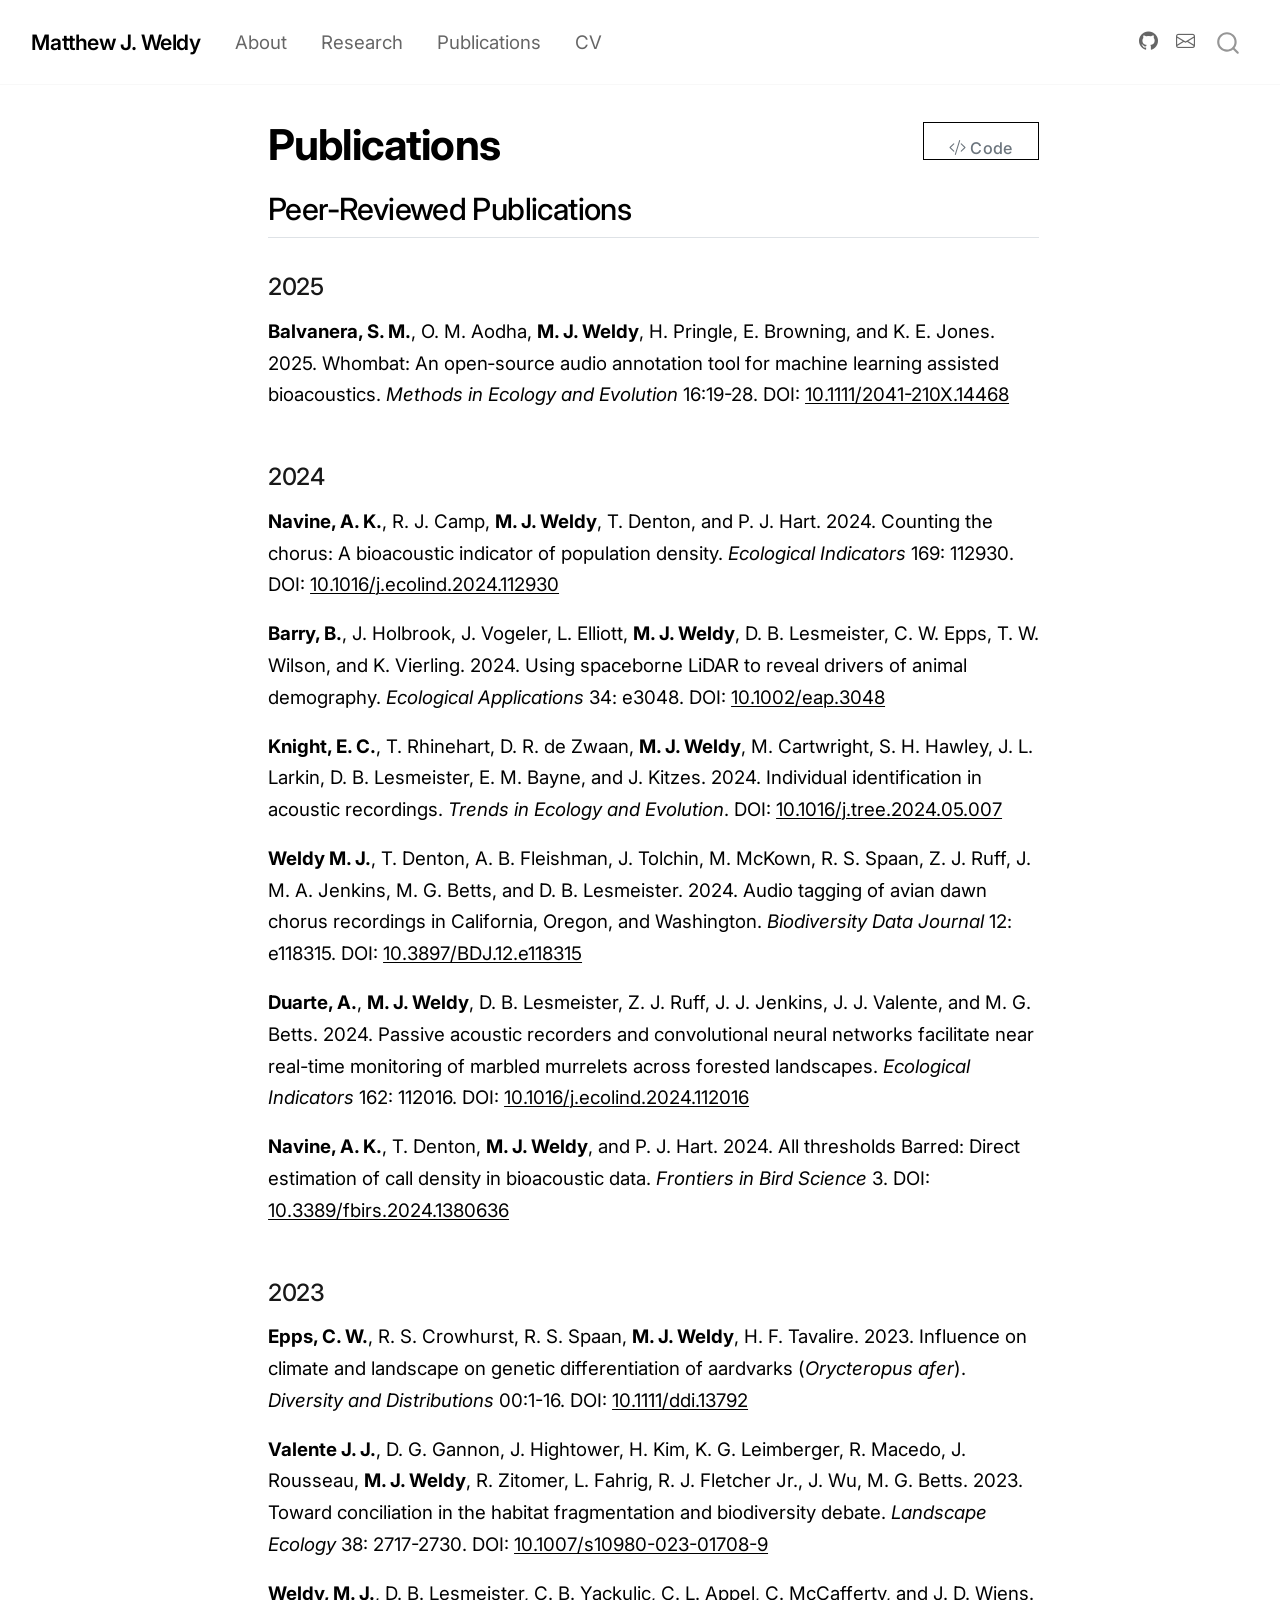
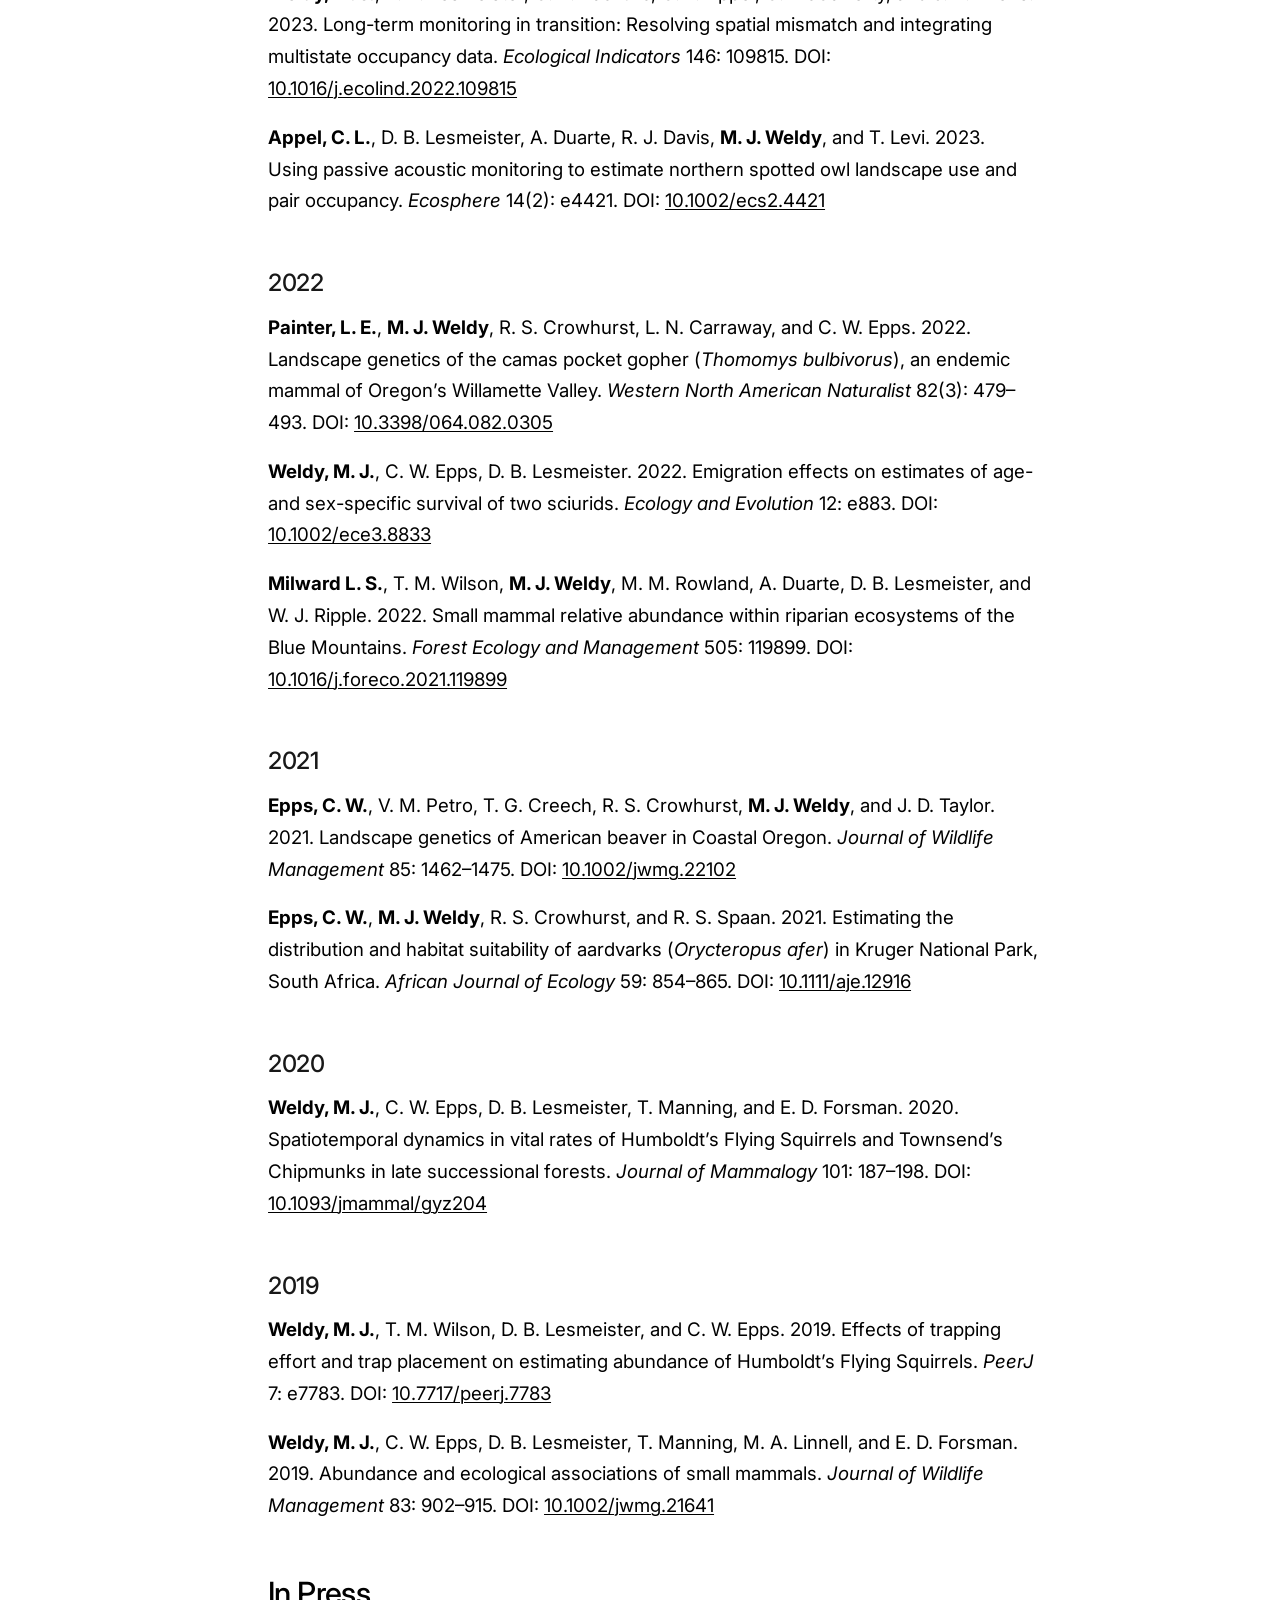
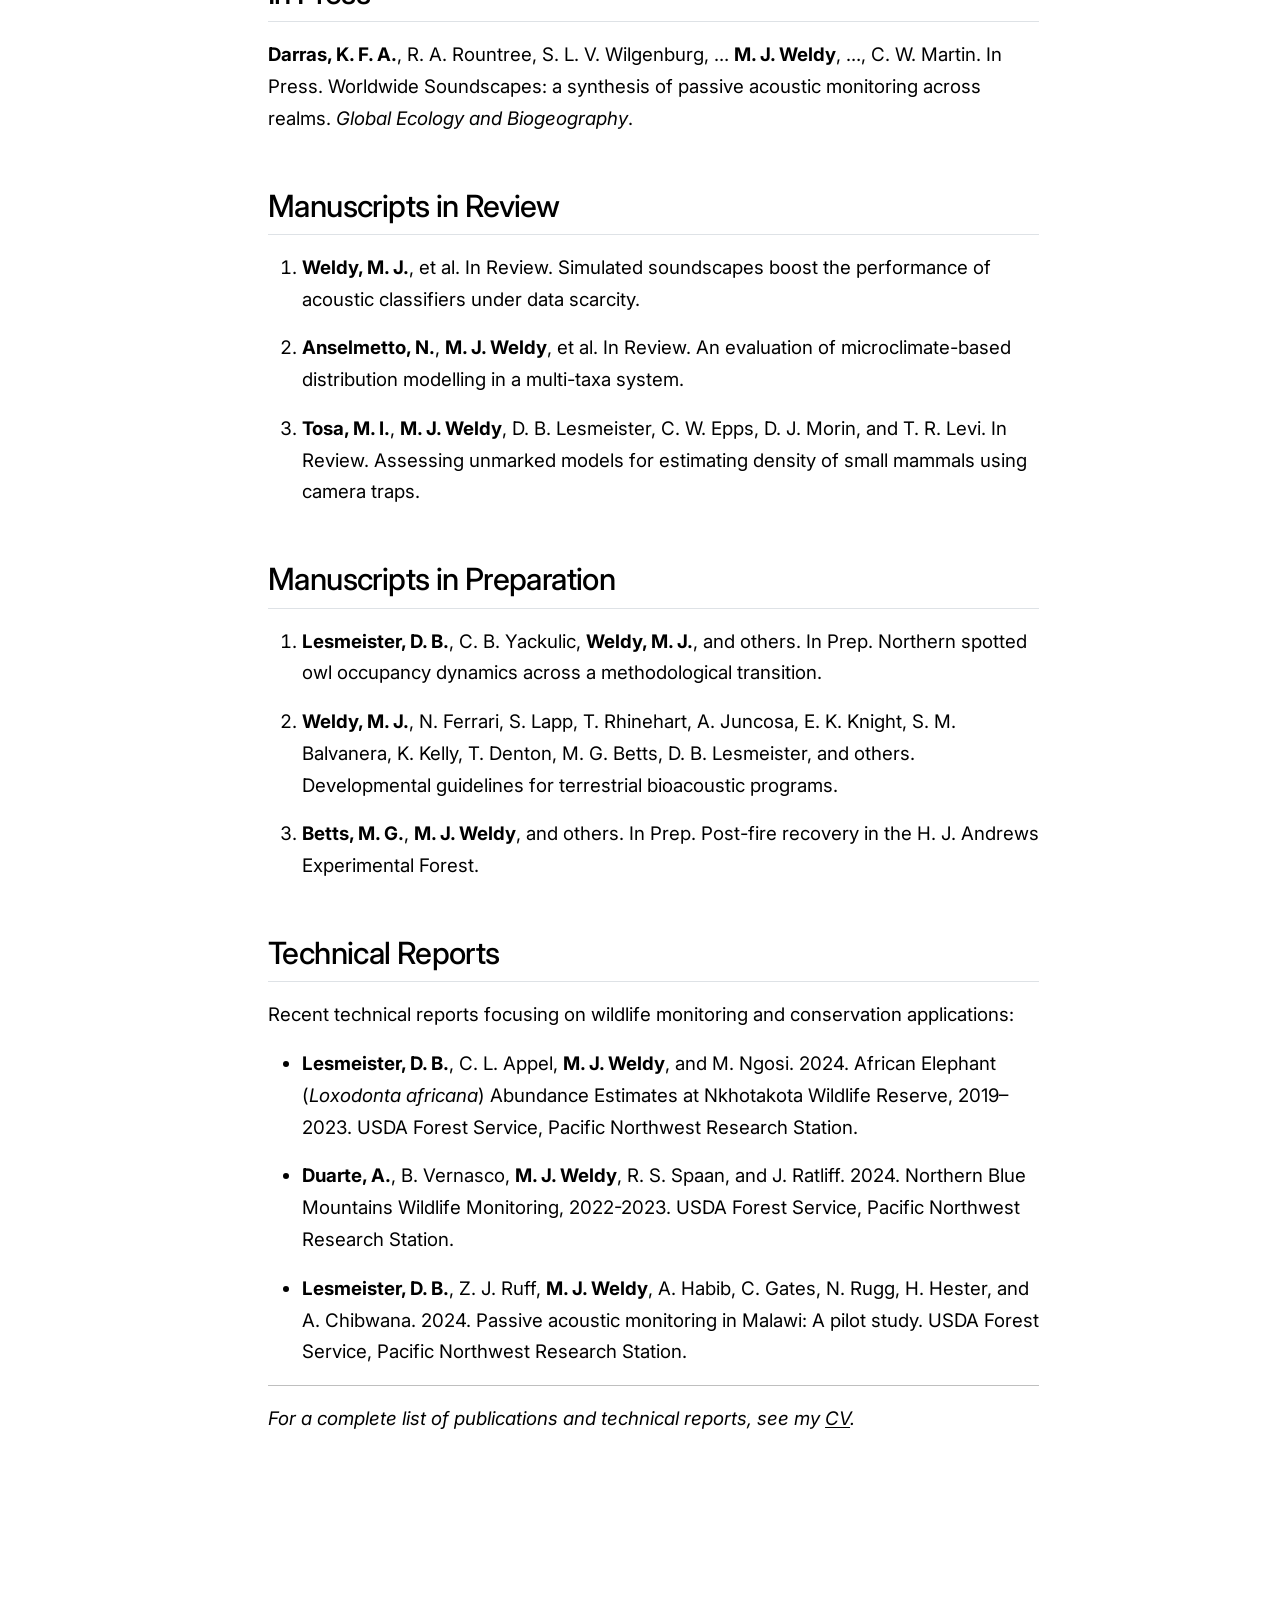
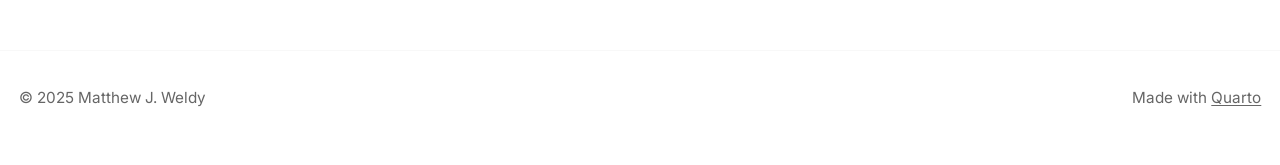
<file: docs/publications.html>
<!DOCTYPE html>
<html xmlns="http://www.w3.org/1999/xhtml" lang="en" xml:lang="en"><head>

<meta charset="utf-8">
<meta name="generator" content="quarto-1.7.31">

<meta name="viewport" content="width=device-width, initial-scale=1.0, user-scalable=yes">


<title>Publications – Matthew J. Weldy</title>
<style>
code{white-space: pre-wrap;}
span.smallcaps{font-variant: small-caps;}
div.columns{display: flex; gap: min(4vw, 1.5em);}
div.column{flex: auto; overflow-x: auto;}
div.hanging-indent{margin-left: 1.5em; text-indent: -1.5em;}
ul.task-list{list-style: none;}
ul.task-list li input[type="checkbox"] {
  width: 0.8em;
  margin: 0 0.8em 0.2em -1em; /* quarto-specific, see https://github.com/quarto-dev/quarto-cli/issues/4556 */ 
  vertical-align: middle;
}
/* CSS for syntax highlighting */
html { -webkit-text-size-adjust: 100%; }
pre > code.sourceCode { white-space: pre; position: relative; }
pre > code.sourceCode > span { display: inline-block; line-height: 1.25; }
pre > code.sourceCode > span:empty { height: 1.2em; }
.sourceCode { overflow: visible; }
code.sourceCode > span { color: inherit; text-decoration: inherit; }
div.sourceCode { margin: 1em 0; }
pre.sourceCode { margin: 0; }
@media screen {
div.sourceCode { overflow: auto; }
}
@media print {
pre > code.sourceCode { white-space: pre-wrap; }
pre > code.sourceCode > span { text-indent: -5em; padding-left: 5em; }
}
pre.numberSource code
  { counter-reset: source-line 0; }
pre.numberSource code > span
  { position: relative; left: -4em; counter-increment: source-line; }
pre.numberSource code > span > a:first-child::before
  { content: counter(source-line);
    position: relative; left: -1em; text-align: right; vertical-align: baseline;
    border: none; display: inline-block;
    -webkit-touch-callout: none; -webkit-user-select: none;
    -khtml-user-select: none; -moz-user-select: none;
    -ms-user-select: none; user-select: none;
    padding: 0 4px; width: 4em;
  }
pre.numberSource { margin-left: 3em;  padding-left: 4px; }
div.sourceCode
  {   }
@media screen {
pre > code.sourceCode > span > a:first-child::before { text-decoration: underline; }
}
</style>


<script src="site_libs/quarto-nav/quarto-nav.js"></script>
<script src="site_libs/quarto-nav/headroom.min.js"></script>
<script src="site_libs/clipboard/clipboard.min.js"></script>
<script src="site_libs/quarto-search/autocomplete.umd.js"></script>
<script src="site_libs/quarto-search/fuse.min.js"></script>
<script src="site_libs/quarto-search/quarto-search.js"></script>
<meta name="quarto:offset" content="./">
<script src="site_libs/quarto-html/quarto.js" type="module"></script>
<script src="site_libs/quarto-html/tabsets/tabsets.js" type="module"></script>
<script src="site_libs/quarto-html/popper.min.js"></script>
<script src="site_libs/quarto-html/tippy.umd.min.js"></script>
<script src="site_libs/quarto-html/anchor.min.js"></script>
<link href="site_libs/quarto-html/tippy.css" rel="stylesheet">
<link href="site_libs/quarto-html/quarto-syntax-highlighting-e1a5c8363afafaef2c763b6775fbf3ca.css" rel="stylesheet" id="quarto-text-highlighting-styles">
<script src="site_libs/bootstrap/bootstrap.min.js"></script>
<link href="site_libs/bootstrap/bootstrap-icons.css" rel="stylesheet">
<link href="site_libs/bootstrap/bootstrap-55c187952accf76df5ee2e4436e2a4fb.min.css" rel="stylesheet" append-hash="true" id="quarto-bootstrap" data-mode="light">
<script id="quarto-search-options" type="application/json">{
  "location": "navbar",
  "copy-button": false,
  "collapse-after": 3,
  "panel-placement": "end",
  "type": "overlay",
  "limit": 50,
  "keyboard-shortcut": [
    "f",
    "/",
    "s"
  ],
  "show-item-context": false,
  "language": {
    "search-no-results-text": "No results",
    "search-matching-documents-text": "matching documents",
    "search-copy-link-title": "Copy link to search",
    "search-hide-matches-text": "Hide additional matches",
    "search-more-match-text": "more match in this document",
    "search-more-matches-text": "more matches in this document",
    "search-clear-button-title": "Clear",
    "search-text-placeholder": "",
    "search-detached-cancel-button-title": "Cancel",
    "search-submit-button-title": "Submit",
    "search-label": "Search"
  }
}</script>
<style>html{ scroll-behavior: smooth; }</style>


<link rel="stylesheet" href="styles.css">
</head>

<body class="nav-fixed quarto-light">

<div id="quarto-search-results"></div>
  <header id="quarto-header" class="headroom fixed-top">
    <nav class="navbar navbar-expand-lg " data-bs-theme="dark">
      <div class="navbar-container container-fluid">
      <div class="navbar-brand-container mx-auto">
    <a class="navbar-brand" href="./index.html">
    <span class="navbar-title">Matthew J. Weldy</span>
    </a>
  </div>
            <div id="quarto-search" class="" title="Search"></div>
          <button class="navbar-toggler" type="button" data-bs-toggle="collapse" data-bs-target="#navbarCollapse" aria-controls="navbarCollapse" role="menu" aria-expanded="false" aria-label="Toggle navigation" onclick="if (window.quartoToggleHeadroom) { window.quartoToggleHeadroom(); }">
  <span class="navbar-toggler-icon"></span>
</button>
          <div class="collapse navbar-collapse" id="navbarCollapse">
            <ul class="navbar-nav navbar-nav-scroll me-auto">
  <li class="nav-item">
    <a class="nav-link" href="./about.html"> 
<span class="menu-text">About</span></a>
  </li>  
  <li class="nav-item">
    <a class="nav-link" href="./research.html"> 
<span class="menu-text">Research</span></a>
  </li>  
  <li class="nav-item">
    <a class="nav-link active" href="./publications.html" aria-current="page"> 
<span class="menu-text">Publications</span></a>
  </li>  
  <li class="nav-item">
    <a class="nav-link" href="./cv.html"> 
<span class="menu-text">CV</span></a>
  </li>  
</ul>
            <ul class="navbar-nav navbar-nav-scroll ms-auto">
  <li class="nav-item compact">
    <a class="nav-link" href="https://github.com/MJWeldy"> <i class="bi bi-github" role="img">
</i> 
<span class="menu-text"></span></a>
  </li>  
  <li class="nav-item compact">
    <a class="nav-link" href="mailto:MatthewJWeldy@gmail.com"> <i class="bi bi-envelope" role="img">
</i> 
<span class="menu-text"></span></a>
  </li>  
</ul>
          </div> <!-- /navcollapse -->
            <div class="quarto-navbar-tools">
</div>
      </div> <!-- /container-fluid -->
    </nav>
</header>
<!-- content -->
<div id="quarto-content" class="quarto-container page-columns page-rows-contents page-layout-full page-navbar">
<!-- sidebar -->
<!-- margin-sidebar -->
    
<!-- main -->
<main class="content column-page" id="quarto-document-content">

<header id="title-block-header" class="quarto-title-block default">
<div class="quarto-title">
<div class="quarto-title-block"><div><h1 class="title">Publications</h1><button type="button" class="btn code-tools-button" id="quarto-code-tools-source"><i class="bi"></i> Code</button></div></div>
</div>



<div class="quarto-title-meta column-page">

    
  
    
  </div>
  


</header>


<section id="peer-reviewed-publications" class="level2">
<h2 class="anchored" data-anchor-id="peer-reviewed-publications">Peer-Reviewed Publications</h2>
<section id="section" class="level3">
<h3 class="anchored" data-anchor-id="section">2025</h3>
<p><strong>Balvanera, S. M.</strong>, O. M. Aodha, <strong>M. J. Weldy</strong>, H. Pringle, E. Browning, and K. E. Jones. 2025. Whombat: An open‐source audio annotation tool for machine learning assisted bioacoustics. <em>Methods in Ecology and Evolution</em> 16:19-28. DOI: <a href="https://doi.org/10.1111/2041-210X.14468">10.1111/2041-210X.14468</a></p>
</section>
<section id="section-1" class="level3">
<h3 class="anchored" data-anchor-id="section-1">2024</h3>
<p><strong>Navine, A. K.</strong>, R. J. Camp, <strong>M. J. Weldy</strong>, T. Denton, and P. J. Hart. 2024. Counting the chorus: A bioacoustic indicator of population density. <em>Ecological Indicators</em> 169: 112930. DOI: <a href="https://doi.org/10.1016/j.ecolind.2024.112930">10.1016/j.ecolind.2024.112930</a></p>
<p><strong>Barry, B.</strong>, J. Holbrook, J. Vogeler, L. Elliott, <strong>M. J. Weldy</strong>, D. B. Lesmeister, C. W. Epps, T. W. Wilson, and K. Vierling. 2024. Using spaceborne LiDAR to reveal drivers of animal demography. <em>Ecological Applications</em> 34: e3048. DOI: <a href="https://doi.org/10.1002/eap.3048">10.1002/eap.3048</a></p>
<p><strong>Knight, E. C.</strong>, T. Rhinehart, D. R. de Zwaan, <strong>M. J. Weldy</strong>, M. Cartwright, S. H. Hawley, J. L. Larkin, D. B. Lesmeister, E. M. Bayne, and J. Kitzes. 2024. Individual identification in acoustic recordings. <em>Trends in Ecology and Evolution</em>. DOI: <a href="https://doi.org/10.1016/j.tree.2024.05.007">10.1016/j.tree.2024.05.007</a></p>
<p><strong>Weldy M. J.</strong>, T. Denton, A. B. Fleishman, J. Tolchin, M. McKown, R. S. Spaan, Z. J. Ruff, J. M. A. Jenkins, M. G. Betts, and D. B. Lesmeister. 2024. Audio tagging of avian dawn chorus recordings in California, Oregon, and Washington. <em>Biodiversity Data Journal</em> 12: e118315. DOI: <a href="https://doi.org/10.3897/BDJ.12.e118315">10.3897/BDJ.12.e118315</a></p>
<p><strong>Duarte, A.</strong>, <strong>M. J. Weldy</strong>, D. B. Lesmeister, Z. J. Ruff, J. J. Jenkins, J. J. Valente, and M. G. Betts. 2024. Passive acoustic recorders and convolutional neural networks facilitate near real-time monitoring of marbled murrelets across forested landscapes. <em>Ecological Indicators</em> 162: 112016. DOI: <a href="https://doi.org/10.1016/j.ecolind.2024.112016">10.1016/j.ecolind.2024.112016</a></p>
<p><strong>Navine, A. K.</strong>, T. Denton, <strong>M. J. Weldy</strong>, and P. J. Hart. 2024. All thresholds Barred: Direct estimation of call density in bioacoustic data. <em>Frontiers in Bird Science</em> 3. DOI: <a href="https://doi.org/10.3389/fbirs.2024.1380636">10.3389/fbirs.2024.1380636</a></p>
</section>
<section id="section-2" class="level3">
<h3 class="anchored" data-anchor-id="section-2">2023</h3>
<p><strong>Epps, C. W.</strong>, R. S. Crowhurst, R. S. Spaan, <strong>M. J. Weldy</strong>, H. F. Tavalire. 2023. Influence on climate and landscape on genetic differentiation of aardvarks (<em>Orycteropus afer</em>). <em>Diversity and Distributions</em> 00:1-16. DOI: <a href="https://doi.org/10.1111/ddi.13792">10.1111/ddi.13792</a></p>
<p><strong>Valente J. J.</strong>, D. G. Gannon, J. Hightower, H. Kim, K. G. Leimberger, R. Macedo, J. Rousseau, <strong>M. J. Weldy</strong>, R. Zitomer, L. Fahrig, R. J. Fletcher Jr., J. Wu, M. G. Betts. 2023. Toward conciliation in the habitat fragmentation and biodiversity debate. <em>Landscape Ecology</em> 38: 2717-2730. DOI: <a href="https://doi.org/10.1007/s10980-023-01708-9">10.1007/s10980-023-01708-9</a></p>
<p><strong>Weldy, M. J.</strong>, D. B. Lesmeister, C. B. Yackulic, C. L. Appel, C. McCafferty, and J. D. Wiens. 2023. Long-term monitoring in transition: Resolving spatial mismatch and integrating multistate occupancy data. <em>Ecological Indicators</em> 146: 109815. DOI: <a href="https://doi.org/10.1016/j.ecolind.2022.109815">10.1016/j.ecolind.2022.109815</a></p>
<p><strong>Appel, C. L.</strong>, D. B. Lesmeister, A. Duarte, R. J. Davis, <strong>M. J. Weldy</strong>, and T. Levi. 2023. Using passive acoustic monitoring to estimate northern spotted owl landscape use and pair occupancy. <em>Ecosphere</em> 14(2): e4421. DOI: <a href="https://doi.org/10.1002/ecs2.4421">10.1002/ecs2.4421</a></p>
</section>
<section id="section-3" class="level3">
<h3 class="anchored" data-anchor-id="section-3">2022</h3>
<p><strong>Painter, L. E.</strong>, <strong>M. J. Weldy</strong>, R. S. Crowhurst, L. N. Carraway, and C. W. Epps. 2022. Landscape genetics of the camas pocket gopher (<em>Thomomys bulbivorus</em>), an endemic mammal of Oregon’s Willamette Valley. <em>Western North American Naturalist</em> 82(3): 479–493. DOI: <a href="https://doi.org/10.3398/064.082.0305">10.3398/064.082.0305</a></p>
<p><strong>Weldy, M. J.</strong>, C. W. Epps, D. B. Lesmeister. 2022. Emigration effects on estimates of age- and sex-specific survival of two sciurids. <em>Ecology and Evolution</em> 12: e883. DOI: <a href="https://doi.org/10.1002/ece3.8833">10.1002/ece3.8833</a></p>
<p><strong>Milward L. S.</strong>, T. M. Wilson, <strong>M. J. Weldy</strong>, M. M. Rowland, A. Duarte, D. B. Lesmeister, and W. J. Ripple. 2022. Small mammal relative abundance within riparian ecosystems of the Blue Mountains. <em>Forest Ecology and Management</em> 505: 119899. DOI: <a href="https://doi.org/10.1016/j.foreco.2021.119899">10.1016/j.foreco.2021.119899</a></p>
</section>
<section id="section-4" class="level3">
<h3 class="anchored" data-anchor-id="section-4">2021</h3>
<p><strong>Epps, C. W.</strong>, V. M. Petro, T. G. Creech, R. S. Crowhurst, <strong>M. J. Weldy</strong>, and J. D. Taylor. 2021. Landscape genetics of American beaver in Coastal Oregon. <em>Journal of Wildlife Management</em> 85: 1462–1475. DOI: <a href="https://doi.org/10.1002/jwmg.22102">10.1002/jwmg.22102</a></p>
<p><strong>Epps, C. W.</strong>, <strong>M. J. Weldy</strong>, R. S. Crowhurst, and R. S. Spaan. 2021. Estimating the distribution and habitat suitability of aardvarks (<em>Orycteropus afer</em>) in Kruger National Park, South Africa. <em>African Journal of Ecology</em> 59: 854–865. DOI: <a href="https://doi.org/10.1111/aje.12916">10.1111/aje.12916</a></p>
</section>
<section id="section-5" class="level3">
<h3 class="anchored" data-anchor-id="section-5">2020</h3>
<p><strong>Weldy, M. J.</strong>, C. W. Epps, D. B. Lesmeister, T. Manning, and E. D. Forsman. 2020. Spatiotemporal dynamics in vital rates of Humboldt’s Flying Squirrels and Townsend’s Chipmunks in late successional forests. <em>Journal of Mammalogy</em> 101: 187–198. DOI: <a href="https://doi.org/10.1093/jmammal/gyz204">10.1093/jmammal/gyz204</a></p>
</section>
<section id="section-6" class="level3">
<h3 class="anchored" data-anchor-id="section-6">2019</h3>
<p><strong>Weldy, M. J.</strong>, T. M. Wilson, D. B. Lesmeister, and C. W. Epps. 2019. Effects of trapping effort and trap placement on estimating abundance of Humboldt’s Flying Squirrels. <em>PeerJ</em> 7: e7783. DOI: <a href="https://doi.org/10.7717/peerj.7783">10.7717/peerj.7783</a></p>
<p><strong>Weldy, M. J.</strong>, C. W. Epps, D. B. Lesmeister, T. Manning, M. A. Linnell, and E. D. Forsman. 2019. Abundance and ecological associations of small mammals. <em>Journal of Wildlife Management</em> 83: 902–915. DOI: <a href="https://doi.org/10.1002/jwmg.21641">10.1002/jwmg.21641</a></p>
</section>
</section>
<section id="in-press" class="level2">
<h2 class="anchored" data-anchor-id="in-press">In Press</h2>
<p><strong>Darras, K. F. A.</strong>, R. A. Rountree, S. L. V. Wilgenburg, … <strong>M. J. Weldy</strong>, …, C. W. Martin. In Press. Worldwide Soundscapes: a synthesis of passive acoustic monitoring across realms. <em>Global Ecology and Biogeography</em>.</p>
</section>
<section id="manuscripts-in-review" class="level2">
<h2 class="anchored" data-anchor-id="manuscripts-in-review">Manuscripts in Review</h2>
<ol type="1">
<li><p><strong>Weldy, M. J.</strong>, et al.&nbsp;In Review. Simulated soundscapes boost the performance of acoustic classifiers under data scarcity.</p></li>
<li><p><strong>Anselmetto, N.</strong>, <strong>M. J. Weldy</strong>, et al.&nbsp;In Review. An evaluation of microclimate-based distribution modelling in a multi-taxa system.</p></li>
<li><p><strong>Tosa, M. I.</strong>, <strong>M. J. Weldy</strong>, D. B. Lesmeister, C. W. Epps, D. J. Morin, and T. R. Levi. In Review. Assessing unmarked models for estimating density of small mammals using camera traps.</p></li>
</ol>
</section>
<section id="manuscripts-in-preparation" class="level2">
<h2 class="anchored" data-anchor-id="manuscripts-in-preparation">Manuscripts in Preparation</h2>
<ol type="1">
<li><p><strong>Lesmeister, D. B.</strong>, C. B. Yackulic, <strong>Weldy, M. J.</strong>, and others. In Prep. Northern spotted owl occupancy dynamics across a methodological transition.</p></li>
<li><p><strong>Weldy, M. J.</strong>, N. Ferrari, S. Lapp, T. Rhinehart, A. Juncosa, E. K. Knight, S. M. Balvanera, K. Kelly, T. Denton, M. G. Betts, D. B. Lesmeister, and others. Developmental guidelines for terrestrial bioacoustic programs.</p></li>
<li><p><strong>Betts, M. G.</strong>, <strong>M. J. Weldy</strong>, and others. In Prep. Post-fire recovery in the H. J. Andrews Experimental Forest.</p></li>
</ol>
</section>
<section id="technical-reports" class="level2">
<h2 class="anchored" data-anchor-id="technical-reports">Technical Reports</h2>
<p>Recent technical reports focusing on wildlife monitoring and conservation applications:</p>
<ul>
<li><p><strong>Lesmeister, D. B.</strong>, C. L. Appel, <strong>M. J. Weldy</strong>, and M. Ngosi. 2024. African Elephant (<em>Loxodonta africana</em>) Abundance Estimates at Nkhotakota Wildlife Reserve, 2019–2023. USDA Forest Service, Pacific Northwest Research Station.</p></li>
<li><p><strong>Duarte, A.</strong>, B. Vernasco, <strong>M. J. Weldy</strong>, R. S. Spaan, and J. Ratliff. 2024. Northern Blue Mountains Wildlife Monitoring, 2022-2023. USDA Forest Service, Pacific Northwest Research Station.</p></li>
<li><p><strong>Lesmeister, D. B.</strong>, Z. J. Ruff, <strong>M. J. Weldy</strong>, A. Habib, C. Gates, N. Rugg, H. Hester, and A. Chibwana. 2024. Passive acoustic monitoring in Malawi: A pilot study. USDA Forest Service, Pacific Northwest Research Station.</p></li>
</ul>
<hr>
<p><em>For a complete list of publications and technical reports, see my <a href="./cv.html">CV</a>.</em></p>


<!-- -->

</section>

</main> <!-- /main -->
<script id="quarto-html-after-body" type="application/javascript">
  window.document.addEventListener("DOMContentLoaded", function (event) {
    const icon = "";
    const anchorJS = new window.AnchorJS();
    anchorJS.options = {
      placement: 'right',
      icon: icon
    };
    anchorJS.add('.anchored');
    const isCodeAnnotation = (el) => {
      for (const clz of el.classList) {
        if (clz.startsWith('code-annotation-')) {                     
          return true;
        }
      }
      return false;
    }
    const onCopySuccess = function(e) {
      // button target
      const button = e.trigger;
      // don't keep focus
      button.blur();
      // flash "checked"
      button.classList.add('code-copy-button-checked');
      var currentTitle = button.getAttribute("title");
      button.setAttribute("title", "Copied!");
      let tooltip;
      if (window.bootstrap) {
        button.setAttribute("data-bs-toggle", "tooltip");
        button.setAttribute("data-bs-placement", "left");
        button.setAttribute("data-bs-title", "Copied!");
        tooltip = new bootstrap.Tooltip(button, 
          { trigger: "manual", 
            customClass: "code-copy-button-tooltip",
            offset: [0, -8]});
        tooltip.show();    
      }
      setTimeout(function() {
        if (tooltip) {
          tooltip.hide();
          button.removeAttribute("data-bs-title");
          button.removeAttribute("data-bs-toggle");
          button.removeAttribute("data-bs-placement");
        }
        button.setAttribute("title", currentTitle);
        button.classList.remove('code-copy-button-checked');
      }, 1000);
      // clear code selection
      e.clearSelection();
    }
    const getTextToCopy = function(trigger) {
        const codeEl = trigger.previousElementSibling.cloneNode(true);
        for (const childEl of codeEl.children) {
          if (isCodeAnnotation(childEl)) {
            childEl.remove();
          }
        }
        return codeEl.innerText;
    }
    const clipboard = new window.ClipboardJS('.code-copy-button:not([data-in-quarto-modal])', {
      text: getTextToCopy
    });
    clipboard.on('success', onCopySuccess);
    if (window.document.getElementById('quarto-embedded-source-code-modal')) {
      const clipboardModal = new window.ClipboardJS('.code-copy-button[data-in-quarto-modal]', {
        text: getTextToCopy,
        container: window.document.getElementById('quarto-embedded-source-code-modal')
      });
      clipboardModal.on('success', onCopySuccess);
    }
    const viewSource = window.document.getElementById('quarto-view-source') ||
                       window.document.getElementById('quarto-code-tools-source');
    if (viewSource) {
      const sourceUrl = viewSource.getAttribute("data-quarto-source-url");
      viewSource.addEventListener("click", function(e) {
        if (sourceUrl) {
          // rstudio viewer pane
          if (/\bcapabilities=\b/.test(window.location)) {
            window.open(sourceUrl);
          } else {
            window.location.href = sourceUrl;
          }
        } else {
          const modal = new bootstrap.Modal(document.getElementById('quarto-embedded-source-code-modal'));
          modal.show();
        }
        return false;
      });
    }
    function toggleCodeHandler(show) {
      return function(e) {
        const detailsSrc = window.document.querySelectorAll(".cell > details > .sourceCode");
        for (let i=0; i<detailsSrc.length; i++) {
          const details = detailsSrc[i].parentElement;
          if (show) {
            details.open = true;
          } else {
            details.removeAttribute("open");
          }
        }
        const cellCodeDivs = window.document.querySelectorAll(".cell > .sourceCode");
        const fromCls = show ? "hidden" : "unhidden";
        const toCls = show ? "unhidden" : "hidden";
        for (let i=0; i<cellCodeDivs.length; i++) {
          const codeDiv = cellCodeDivs[i];
          if (codeDiv.classList.contains(fromCls)) {
            codeDiv.classList.remove(fromCls);
            codeDiv.classList.add(toCls);
          } 
        }
        return false;
      }
    }
    const hideAllCode = window.document.getElementById("quarto-hide-all-code");
    if (hideAllCode) {
      hideAllCode.addEventListener("click", toggleCodeHandler(false));
    }
    const showAllCode = window.document.getElementById("quarto-show-all-code");
    if (showAllCode) {
      showAllCode.addEventListener("click", toggleCodeHandler(true));
    }
      var localhostRegex = new RegExp(/^(?:http|https):\/\/localhost\:?[0-9]*\//);
      var mailtoRegex = new RegExp(/^mailto:/);
        var filterRegex = new RegExp("https:\/\/mjweldy\.github\.io\/website");
      var isInternal = (href) => {
          return filterRegex.test(href) || localhostRegex.test(href) || mailtoRegex.test(href);
      }
      // Inspect non-navigation links and adorn them if external
     var links = window.document.querySelectorAll('a[href]:not(.nav-link):not(.navbar-brand):not(.toc-action):not(.sidebar-link):not(.sidebar-item-toggle):not(.pagination-link):not(.no-external):not([aria-hidden]):not(.dropdown-item):not(.quarto-navigation-tool):not(.about-link)');
      for (var i=0; i<links.length; i++) {
        const link = links[i];
        if (!isInternal(link.href)) {
          // undo the damage that might have been done by quarto-nav.js in the case of
          // links that we want to consider external
          if (link.dataset.originalHref !== undefined) {
            link.href = link.dataset.originalHref;
          }
            // target, if specified
            link.setAttribute("target", "_blank");
            if (link.getAttribute("rel") === null) {
              link.setAttribute("rel", "noopener");
            }
        }
      }
    function tippyHover(el, contentFn, onTriggerFn, onUntriggerFn) {
      const config = {
        allowHTML: true,
        maxWidth: 500,
        delay: 100,
        arrow: false,
        appendTo: function(el) {
            return el.parentElement;
        },
        interactive: true,
        interactiveBorder: 10,
        theme: 'quarto',
        placement: 'bottom-start',
      };
      if (contentFn) {
        config.content = contentFn;
      }
      if (onTriggerFn) {
        config.onTrigger = onTriggerFn;
      }
      if (onUntriggerFn) {
        config.onUntrigger = onUntriggerFn;
      }
      window.tippy(el, config); 
    }
    const noterefs = window.document.querySelectorAll('a[role="doc-noteref"]');
    for (var i=0; i<noterefs.length; i++) {
      const ref = noterefs[i];
      tippyHover(ref, function() {
        // use id or data attribute instead here
        let href = ref.getAttribute('data-footnote-href') || ref.getAttribute('href');
        try { href = new URL(href).hash; } catch {}
        const id = href.replace(/^#\/?/, "");
        const note = window.document.getElementById(id);
        if (note) {
          return note.innerHTML;
        } else {
          return "";
        }
      });
    }
    const xrefs = window.document.querySelectorAll('a.quarto-xref');
    const processXRef = (id, note) => {
      // Strip column container classes
      const stripColumnClz = (el) => {
        el.classList.remove("page-full", "page-columns");
        if (el.children) {
          for (const child of el.children) {
            stripColumnClz(child);
          }
        }
      }
      stripColumnClz(note)
      if (id === null || id.startsWith('sec-')) {
        // Special case sections, only their first couple elements
        const container = document.createElement("div");
        if (note.children && note.children.length > 2) {
          container.appendChild(note.children[0].cloneNode(true));
          for (let i = 1; i < note.children.length; i++) {
            const child = note.children[i];
            if (child.tagName === "P" && child.innerText === "") {
              continue;
            } else {
              container.appendChild(child.cloneNode(true));
              break;
            }
          }
          if (window.Quarto?.typesetMath) {
            window.Quarto.typesetMath(container);
          }
          return container.innerHTML
        } else {
          if (window.Quarto?.typesetMath) {
            window.Quarto.typesetMath(note);
          }
          return note.innerHTML;
        }
      } else {
        // Remove any anchor links if they are present
        const anchorLink = note.querySelector('a.anchorjs-link');
        if (anchorLink) {
          anchorLink.remove();
        }
        if (window.Quarto?.typesetMath) {
          window.Quarto.typesetMath(note);
        }
        if (note.classList.contains("callout")) {
          return note.outerHTML;
        } else {
          return note.innerHTML;
        }
      }
    }
    for (var i=0; i<xrefs.length; i++) {
      const xref = xrefs[i];
      tippyHover(xref, undefined, function(instance) {
        instance.disable();
        let url = xref.getAttribute('href');
        let hash = undefined; 
        if (url.startsWith('#')) {
          hash = url;
        } else {
          try { hash = new URL(url).hash; } catch {}
        }
        if (hash) {
          const id = hash.replace(/^#\/?/, "");
          const note = window.document.getElementById(id);
          if (note !== null) {
            try {
              const html = processXRef(id, note.cloneNode(true));
              instance.setContent(html);
            } finally {
              instance.enable();
              instance.show();
            }
          } else {
            // See if we can fetch this
            fetch(url.split('#')[0])
            .then(res => res.text())
            .then(html => {
              const parser = new DOMParser();
              const htmlDoc = parser.parseFromString(html, "text/html");
              const note = htmlDoc.getElementById(id);
              if (note !== null) {
                const html = processXRef(id, note);
                instance.setContent(html);
              } 
            }).finally(() => {
              instance.enable();
              instance.show();
            });
          }
        } else {
          // See if we can fetch a full url (with no hash to target)
          // This is a special case and we should probably do some content thinning / targeting
          fetch(url)
          .then(res => res.text())
          .then(html => {
            const parser = new DOMParser();
            const htmlDoc = parser.parseFromString(html, "text/html");
            const note = htmlDoc.querySelector('main.content');
            if (note !== null) {
              // This should only happen for chapter cross references
              // (since there is no id in the URL)
              // remove the first header
              if (note.children.length > 0 && note.children[0].tagName === "HEADER") {
                note.children[0].remove();
              }
              const html = processXRef(null, note);
              instance.setContent(html);
            } 
          }).finally(() => {
            instance.enable();
            instance.show();
          });
        }
      }, function(instance) {
      });
    }
        let selectedAnnoteEl;
        const selectorForAnnotation = ( cell, annotation) => {
          let cellAttr = 'data-code-cell="' + cell + '"';
          let lineAttr = 'data-code-annotation="' +  annotation + '"';
          const selector = 'span[' + cellAttr + '][' + lineAttr + ']';
          return selector;
        }
        const selectCodeLines = (annoteEl) => {
          const doc = window.document;
          const targetCell = annoteEl.getAttribute("data-target-cell");
          const targetAnnotation = annoteEl.getAttribute("data-target-annotation");
          const annoteSpan = window.document.querySelector(selectorForAnnotation(targetCell, targetAnnotation));
          const lines = annoteSpan.getAttribute("data-code-lines").split(",");
          const lineIds = lines.map((line) => {
            return targetCell + "-" + line;
          })
          let top = null;
          let height = null;
          let parent = null;
          if (lineIds.length > 0) {
              //compute the position of the single el (top and bottom and make a div)
              const el = window.document.getElementById(lineIds[0]);
              top = el.offsetTop;
              height = el.offsetHeight;
              parent = el.parentElement.parentElement;
            if (lineIds.length > 1) {
              const lastEl = window.document.getElementById(lineIds[lineIds.length - 1]);
              const bottom = lastEl.offsetTop + lastEl.offsetHeight;
              height = bottom - top;
            }
            if (top !== null && height !== null && parent !== null) {
              // cook up a div (if necessary) and position it 
              let div = window.document.getElementById("code-annotation-line-highlight");
              if (div === null) {
                div = window.document.createElement("div");
                div.setAttribute("id", "code-annotation-line-highlight");
                div.style.position = 'absolute';
                parent.appendChild(div);
              }
              div.style.top = top - 2 + "px";
              div.style.height = height + 4 + "px";
              div.style.left = 0;
              let gutterDiv = window.document.getElementById("code-annotation-line-highlight-gutter");
              if (gutterDiv === null) {
                gutterDiv = window.document.createElement("div");
                gutterDiv.setAttribute("id", "code-annotation-line-highlight-gutter");
                gutterDiv.style.position = 'absolute';
                const codeCell = window.document.getElementById(targetCell);
                const gutter = codeCell.querySelector('.code-annotation-gutter');
                gutter.appendChild(gutterDiv);
              }
              gutterDiv.style.top = top - 2 + "px";
              gutterDiv.style.height = height + 4 + "px";
            }
            selectedAnnoteEl = annoteEl;
          }
        };
        const unselectCodeLines = () => {
          const elementsIds = ["code-annotation-line-highlight", "code-annotation-line-highlight-gutter"];
          elementsIds.forEach((elId) => {
            const div = window.document.getElementById(elId);
            if (div) {
              div.remove();
            }
          });
          selectedAnnoteEl = undefined;
        };
          // Handle positioning of the toggle
      window.addEventListener(
        "resize",
        throttle(() => {
          elRect = undefined;
          if (selectedAnnoteEl) {
            selectCodeLines(selectedAnnoteEl);
          }
        }, 10)
      );
      function throttle(fn, ms) {
      let throttle = false;
      let timer;
        return (...args) => {
          if(!throttle) { // first call gets through
              fn.apply(this, args);
              throttle = true;
          } else { // all the others get throttled
              if(timer) clearTimeout(timer); // cancel #2
              timer = setTimeout(() => {
                fn.apply(this, args);
                timer = throttle = false;
              }, ms);
          }
        };
      }
        // Attach click handler to the DT
        const annoteDls = window.document.querySelectorAll('dt[data-target-cell]');
        for (const annoteDlNode of annoteDls) {
          annoteDlNode.addEventListener('click', (event) => {
            const clickedEl = event.target;
            if (clickedEl !== selectedAnnoteEl) {
              unselectCodeLines();
              const activeEl = window.document.querySelector('dt[data-target-cell].code-annotation-active');
              if (activeEl) {
                activeEl.classList.remove('code-annotation-active');
              }
              selectCodeLines(clickedEl);
              clickedEl.classList.add('code-annotation-active');
            } else {
              // Unselect the line
              unselectCodeLines();
              clickedEl.classList.remove('code-annotation-active');
            }
          });
        }
    const findCites = (el) => {
      const parentEl = el.parentElement;
      if (parentEl) {
        const cites = parentEl.dataset.cites;
        if (cites) {
          return {
            el,
            cites: cites.split(' ')
          };
        } else {
          return findCites(el.parentElement)
        }
      } else {
        return undefined;
      }
    };
    var bibliorefs = window.document.querySelectorAll('a[role="doc-biblioref"]');
    for (var i=0; i<bibliorefs.length; i++) {
      const ref = bibliorefs[i];
      const citeInfo = findCites(ref);
      if (citeInfo) {
        tippyHover(citeInfo.el, function() {
          var popup = window.document.createElement('div');
          citeInfo.cites.forEach(function(cite) {
            var citeDiv = window.document.createElement('div');
            citeDiv.classList.add('hanging-indent');
            citeDiv.classList.add('csl-entry');
            var biblioDiv = window.document.getElementById('ref-' + cite);
            if (biblioDiv) {
              citeDiv.innerHTML = biblioDiv.innerHTML;
            }
            popup.appendChild(citeDiv);
          });
          return popup.innerHTML;
        });
      }
    }
  });
  </script><div class="modal fade" id="quarto-embedded-source-code-modal" tabindex="-1" aria-labelledby="quarto-embedded-source-code-modal-label" aria-hidden="true"><div class="modal-dialog modal-dialog-scrollable"><div class="modal-content"><div class="modal-header"><h5 class="modal-title" id="quarto-embedded-source-code-modal-label">Source Code</h5><button class="btn-close" data-bs-dismiss="modal"></button></div><div class="modal-body"><div class="">
<div class="sourceCode" id="cb1" data-shortcodes="false"><pre class="sourceCode markdown code-with-copy"><code class="sourceCode markdown"><span id="cb1-1"><a href="#cb1-1" aria-hidden="true" tabindex="-1"></a><span class="co">---</span></span>
<span id="cb1-2"><a href="#cb1-2" aria-hidden="true" tabindex="-1"></a><span class="an">title:</span><span class="co"> "Publications"</span></span>
<span id="cb1-3"><a href="#cb1-3" aria-hidden="true" tabindex="-1"></a></span>
<span id="cb1-4"><a href="#cb1-4" aria-hidden="true" tabindex="-1"></a><span class="an">format:</span><span class="co"> </span></span>
<span id="cb1-5"><a href="#cb1-5" aria-hidden="true" tabindex="-1"></a><span class="co">  html: </span></span>
<span id="cb1-6"><a href="#cb1-6" aria-hidden="true" tabindex="-1"></a><span class="co">    page-layout: full</span></span>
<span id="cb1-7"><a href="#cb1-7" aria-hidden="true" tabindex="-1"></a><span class="co">---</span></span>
<span id="cb1-8"><a href="#cb1-8" aria-hidden="true" tabindex="-1"></a></span>
<span id="cb1-9"><a href="#cb1-9" aria-hidden="true" tabindex="-1"></a><span class="fu">## Peer-Reviewed Publications</span></span>
<span id="cb1-10"><a href="#cb1-10" aria-hidden="true" tabindex="-1"></a></span>
<span id="cb1-11"><a href="#cb1-11" aria-hidden="true" tabindex="-1"></a><span class="fu">### 2025</span></span>
<span id="cb1-12"><a href="#cb1-12" aria-hidden="true" tabindex="-1"></a></span>
<span id="cb1-13"><a href="#cb1-13" aria-hidden="true" tabindex="-1"></a>**Balvanera, S. M.**, O. M. Aodha, **M. J. Weldy**, H. Pringle, E. Browning, and K. E. Jones. 2025. Whombat: An open‐source audio annotation tool for machine learning assisted bioacoustics. *Methods in Ecology and Evolution* 16:19-28. DOI: <span class="co">[</span><span class="ot">10.1111/2041-210X.14468</span><span class="co">](https://doi.org/10.1111/2041-210X.14468)</span></span>
<span id="cb1-14"><a href="#cb1-14" aria-hidden="true" tabindex="-1"></a></span>
<span id="cb1-15"><a href="#cb1-15" aria-hidden="true" tabindex="-1"></a><span class="fu">### 2024</span></span>
<span id="cb1-16"><a href="#cb1-16" aria-hidden="true" tabindex="-1"></a></span>
<span id="cb1-17"><a href="#cb1-17" aria-hidden="true" tabindex="-1"></a>**Navine, A. K.**, R. J. Camp, **M. J. Weldy**, T. Denton, and P. J. Hart. 2024. Counting the chorus: A bioacoustic indicator of population density. *Ecological Indicators* 169: 112930. DOI: <span class="co">[</span><span class="ot">10.1016/j.ecolind.2024.112930</span><span class="co">](https://doi.org/10.1016/j.ecolind.2024.112930)</span></span>
<span id="cb1-18"><a href="#cb1-18" aria-hidden="true" tabindex="-1"></a></span>
<span id="cb1-19"><a href="#cb1-19" aria-hidden="true" tabindex="-1"></a>**Barry, B.**, J. Holbrook, J. Vogeler, L. Elliott, **M. J. Weldy**, D. B. Lesmeister, C. W. Epps, T. W. Wilson, and K. Vierling. 2024. Using spaceborne LiDAR to reveal drivers of animal demography. *Ecological Applications* 34: e3048. DOI: <span class="co">[</span><span class="ot">10.1002/eap.3048</span><span class="co">](https://doi.org/10.1002/eap.3048)</span></span>
<span id="cb1-20"><a href="#cb1-20" aria-hidden="true" tabindex="-1"></a></span>
<span id="cb1-21"><a href="#cb1-21" aria-hidden="true" tabindex="-1"></a>**Knight, E. C.**, T. Rhinehart, D. R. de Zwaan, **M. J. Weldy**, M. Cartwright, S. H. Hawley, J. L. Larkin, D. B. Lesmeister, E. M. Bayne, and J. Kitzes. 2024. Individual identification in acoustic recordings. *Trends in Ecology and Evolution*. DOI: <span class="co">[</span><span class="ot">10.1016/j.tree.2024.05.007</span><span class="co">](https://doi.org/10.1016/j.tree.2024.05.007)</span></span>
<span id="cb1-22"><a href="#cb1-22" aria-hidden="true" tabindex="-1"></a></span>
<span id="cb1-23"><a href="#cb1-23" aria-hidden="true" tabindex="-1"></a>**Weldy M. J.**, T. Denton, A. B. Fleishman, J. Tolchin, M. McKown, R. S. Spaan, Z. J. Ruff, J. M. A. Jenkins, M. G. Betts, and D. B. Lesmeister. 2024. Audio tagging of avian dawn chorus recordings in California, Oregon, and Washington. *Biodiversity Data Journal* 12: e118315. DOI: <span class="co">[</span><span class="ot">10.3897/BDJ.12.e118315</span><span class="co">](https://doi.org/10.3897/BDJ.12.e118315)</span></span>
<span id="cb1-24"><a href="#cb1-24" aria-hidden="true" tabindex="-1"></a></span>
<span id="cb1-25"><a href="#cb1-25" aria-hidden="true" tabindex="-1"></a>**Duarte, A.**, **M. J. Weldy**, D. B. Lesmeister, Z. J. Ruff, J. J. Jenkins, J. J. Valente, and M. G. Betts. 2024. Passive acoustic recorders and convolutional neural networks facilitate near real-time monitoring of marbled murrelets across forested landscapes. *Ecological Indicators* 162: 112016. DOI: <span class="co">[</span><span class="ot">10.1016/j.ecolind.2024.112016</span><span class="co">](https://doi.org/10.1016/j.ecolind.2024.112016)</span></span>
<span id="cb1-26"><a href="#cb1-26" aria-hidden="true" tabindex="-1"></a></span>
<span id="cb1-27"><a href="#cb1-27" aria-hidden="true" tabindex="-1"></a>**Navine, A. K.**, T. Denton, **M. J. Weldy**, and P. J. Hart. 2024. All thresholds Barred: Direct estimation of call density in bioacoustic data. *Frontiers in Bird Science* 3. DOI: <span class="co">[</span><span class="ot">10.3389/fbirs.2024.1380636</span><span class="co">](https://doi.org/10.3389/fbirs.2024.1380636)</span></span>
<span id="cb1-28"><a href="#cb1-28" aria-hidden="true" tabindex="-1"></a></span>
<span id="cb1-29"><a href="#cb1-29" aria-hidden="true" tabindex="-1"></a><span class="fu">### 2023</span></span>
<span id="cb1-30"><a href="#cb1-30" aria-hidden="true" tabindex="-1"></a></span>
<span id="cb1-31"><a href="#cb1-31" aria-hidden="true" tabindex="-1"></a>**Epps, C. W.**, R. S. Crowhurst, R. S. Spaan, **M. J. Weldy**, H. F. Tavalire. 2023. Influence on climate and landscape on genetic differentiation of aardvarks (*Orycteropus afer*). *Diversity and Distributions* 00:1-16. DOI: <span class="co">[</span><span class="ot">10.1111/ddi.13792</span><span class="co">](https://doi.org/10.1111/ddi.13792)</span></span>
<span id="cb1-32"><a href="#cb1-32" aria-hidden="true" tabindex="-1"></a></span>
<span id="cb1-33"><a href="#cb1-33" aria-hidden="true" tabindex="-1"></a>**Valente J. J.**, D. G. Gannon, J. Hightower, H. Kim, K. G. Leimberger, R. Macedo, J. Rousseau, **M. J. Weldy**, R. Zitomer, L. Fahrig, R. J. Fletcher Jr., J. Wu, M. G. Betts. 2023. Toward conciliation in the habitat fragmentation and biodiversity debate. *Landscape Ecology* 38: 2717-2730. DOI: <span class="co">[</span><span class="ot">10.1007/s10980-023-01708-9</span><span class="co">](https://doi.org/10.1007/s10980-023-01708-9)</span></span>
<span id="cb1-34"><a href="#cb1-34" aria-hidden="true" tabindex="-1"></a></span>
<span id="cb1-35"><a href="#cb1-35" aria-hidden="true" tabindex="-1"></a>**Weldy, M. J.**, D. B. Lesmeister, C. B. Yackulic, C. L. Appel, C. McCafferty, and J. D. Wiens. 2023. Long-term monitoring in transition: Resolving spatial mismatch and integrating multistate occupancy data. *Ecological Indicators* 146: 109815. DOI: <span class="co">[</span><span class="ot">10.1016/j.ecolind.2022.109815</span><span class="co">](https://doi.org/10.1016/j.ecolind.2022.109815)</span></span>
<span id="cb1-36"><a href="#cb1-36" aria-hidden="true" tabindex="-1"></a></span>
<span id="cb1-37"><a href="#cb1-37" aria-hidden="true" tabindex="-1"></a>**Appel, C. L.**, D. B. Lesmeister, A. Duarte, R. J. Davis, **M. J. Weldy**, and T. Levi. 2023. Using passive acoustic monitoring to estimate northern spotted owl landscape use and pair occupancy. *Ecosphere* 14(2): e4421. DOI: <span class="co">[</span><span class="ot">10.1002/ecs2.4421</span><span class="co">](https://doi.org/10.1002/ecs2.4421)</span></span>
<span id="cb1-38"><a href="#cb1-38" aria-hidden="true" tabindex="-1"></a></span>
<span id="cb1-39"><a href="#cb1-39" aria-hidden="true" tabindex="-1"></a><span class="fu">### 2022</span></span>
<span id="cb1-40"><a href="#cb1-40" aria-hidden="true" tabindex="-1"></a></span>
<span id="cb1-41"><a href="#cb1-41" aria-hidden="true" tabindex="-1"></a>**Painter, L. E.**, **M. J. Weldy**, R. S. Crowhurst, L. N. Carraway, and C. W. Epps. 2022. Landscape genetics of the camas pocket gopher (*Thomomys bulbivorus*), an endemic mammal of Oregon's Willamette Valley. *Western North American Naturalist* 82(3): 479–493. DOI: <span class="co">[</span><span class="ot">10.3398/064.082.0305</span><span class="co">](https://doi.org/10.3398/064.082.0305)</span></span>
<span id="cb1-42"><a href="#cb1-42" aria-hidden="true" tabindex="-1"></a></span>
<span id="cb1-43"><a href="#cb1-43" aria-hidden="true" tabindex="-1"></a>**Weldy, M. J.**, C. W. Epps, D. B. Lesmeister. 2022. Emigration effects on estimates of age- and sex-specific survival of two sciurids. *Ecology and Evolution* 12: e883. DOI: <span class="co">[</span><span class="ot">10.1002/ece3.8833</span><span class="co">](https://doi.org/10.1002/ece3.8833)</span></span>
<span id="cb1-44"><a href="#cb1-44" aria-hidden="true" tabindex="-1"></a></span>
<span id="cb1-45"><a href="#cb1-45" aria-hidden="true" tabindex="-1"></a>**Milward L. S.**, T. M. Wilson, **M. J. Weldy**, M. M. Rowland, A. Duarte, D. B. Lesmeister, and W. J. Ripple. 2022. Small mammal relative abundance within riparian ecosystems of the Blue Mountains. *Forest Ecology and Management* 505: 119899. DOI: <span class="co">[</span><span class="ot">10.1016/j.foreco.2021.119899</span><span class="co">](https://doi.org/10.1016/j.foreco.2021.119899)</span></span>
<span id="cb1-46"><a href="#cb1-46" aria-hidden="true" tabindex="-1"></a></span>
<span id="cb1-47"><a href="#cb1-47" aria-hidden="true" tabindex="-1"></a><span class="fu">### 2021</span></span>
<span id="cb1-48"><a href="#cb1-48" aria-hidden="true" tabindex="-1"></a></span>
<span id="cb1-49"><a href="#cb1-49" aria-hidden="true" tabindex="-1"></a>**Epps, C. W.**, V. M. Petro, T. G. Creech, R. S. Crowhurst, **M. J. Weldy**, and J. D. Taylor. 2021. Landscape genetics of American beaver in Coastal Oregon. *Journal of Wildlife Management* 85: 1462–1475. DOI: <span class="co">[</span><span class="ot">10.1002/jwmg.22102</span><span class="co">](https://doi.org/10.1002/jwmg.22102)</span></span>
<span id="cb1-50"><a href="#cb1-50" aria-hidden="true" tabindex="-1"></a></span>
<span id="cb1-51"><a href="#cb1-51" aria-hidden="true" tabindex="-1"></a>**Epps, C. W.**, **M. J. Weldy**, R. S. Crowhurst, and R. S. Spaan. 2021. Estimating the distribution and habitat suitability of aardvarks (*Orycteropus afer*) in Kruger National Park, South Africa. *African Journal of Ecology* 59: 854–865. DOI: <span class="co">[</span><span class="ot">10.1111/aje.12916</span><span class="co">](https://doi.org/10.1111/aje.12916)</span></span>
<span id="cb1-52"><a href="#cb1-52" aria-hidden="true" tabindex="-1"></a></span>
<span id="cb1-53"><a href="#cb1-53" aria-hidden="true" tabindex="-1"></a><span class="fu">### 2020</span></span>
<span id="cb1-54"><a href="#cb1-54" aria-hidden="true" tabindex="-1"></a></span>
<span id="cb1-55"><a href="#cb1-55" aria-hidden="true" tabindex="-1"></a>**Weldy, M. J.**, C. W. Epps, D. B. Lesmeister, T. Manning, and E. D. Forsman. 2020. Spatiotemporal dynamics in vital rates of Humboldt's Flying Squirrels and Townsend's Chipmunks in late successional forests. *Journal of Mammalogy* 101: 187–198. DOI: <span class="co">[</span><span class="ot">10.1093/jmammal/gyz204</span><span class="co">](https://doi.org/10.1093/jmammal/gyz204)</span></span>
<span id="cb1-56"><a href="#cb1-56" aria-hidden="true" tabindex="-1"></a></span>
<span id="cb1-57"><a href="#cb1-57" aria-hidden="true" tabindex="-1"></a><span class="fu">### 2019</span></span>
<span id="cb1-58"><a href="#cb1-58" aria-hidden="true" tabindex="-1"></a></span>
<span id="cb1-59"><a href="#cb1-59" aria-hidden="true" tabindex="-1"></a>**Weldy, M. J.**, T. M. Wilson, D. B. Lesmeister, and C. W. Epps. 2019. Effects of trapping effort and trap placement on estimating abundance of Humboldt's Flying Squirrels. *PeerJ* 7: e7783. DOI: <span class="co">[</span><span class="ot">10.7717/peerj.7783</span><span class="co">](https://doi.org/10.7717/peerj.7783)</span></span>
<span id="cb1-60"><a href="#cb1-60" aria-hidden="true" tabindex="-1"></a></span>
<span id="cb1-61"><a href="#cb1-61" aria-hidden="true" tabindex="-1"></a>**Weldy, M. J.**, C. W. Epps, D. B. Lesmeister, T. Manning, M. A. Linnell, and E. D. Forsman. 2019. Abundance and ecological associations of small mammals. *Journal of Wildlife Management* 83: 902–915. DOI: <span class="co">[</span><span class="ot">10.1002/jwmg.21641</span><span class="co">](https://doi.org/10.1002/jwmg.21641)</span></span>
<span id="cb1-62"><a href="#cb1-62" aria-hidden="true" tabindex="-1"></a></span>
<span id="cb1-63"><a href="#cb1-63" aria-hidden="true" tabindex="-1"></a><span class="fu">## In Press</span></span>
<span id="cb1-64"><a href="#cb1-64" aria-hidden="true" tabindex="-1"></a></span>
<span id="cb1-65"><a href="#cb1-65" aria-hidden="true" tabindex="-1"></a>**Darras, K. F. A.**, R. A. Rountree, S. L. V. Wilgenburg, ... **M. J. Weldy**, ..., C. W. Martin. In Press. Worldwide Soundscapes: a synthesis of passive acoustic monitoring across realms. *Global Ecology and Biogeography*.</span>
<span id="cb1-66"><a href="#cb1-66" aria-hidden="true" tabindex="-1"></a></span>
<span id="cb1-67"><a href="#cb1-67" aria-hidden="true" tabindex="-1"></a><span class="fu">## Manuscripts in Review</span></span>
<span id="cb1-68"><a href="#cb1-68" aria-hidden="true" tabindex="-1"></a></span>
<span id="cb1-69"><a href="#cb1-69" aria-hidden="true" tabindex="-1"></a><span class="ss">1. </span>**Weldy, M. J.**, et al. In Review. Simulated soundscapes boost the performance of acoustic classifiers under data scarcity.</span>
<span id="cb1-70"><a href="#cb1-70" aria-hidden="true" tabindex="-1"></a></span>
<span id="cb1-71"><a href="#cb1-71" aria-hidden="true" tabindex="-1"></a><span class="ss">2. </span>**Anselmetto, N.**, **M. J. Weldy**, et al. In Review. An evaluation of microclimate-based distribution modelling in a multi-taxa system.</span>
<span id="cb1-72"><a href="#cb1-72" aria-hidden="true" tabindex="-1"></a></span>
<span id="cb1-73"><a href="#cb1-73" aria-hidden="true" tabindex="-1"></a><span class="ss">3. </span>**Tosa, M. I.**, **M. J. Weldy**, D. B. Lesmeister, C. W. Epps, D. J. Morin, and T. R. Levi. In Review. Assessing unmarked models for estimating density of small mammals using camera traps.</span>
<span id="cb1-74"><a href="#cb1-74" aria-hidden="true" tabindex="-1"></a></span>
<span id="cb1-75"><a href="#cb1-75" aria-hidden="true" tabindex="-1"></a><span class="fu">## Manuscripts in Preparation</span></span>
<span id="cb1-76"><a href="#cb1-76" aria-hidden="true" tabindex="-1"></a></span>
<span id="cb1-77"><a href="#cb1-77" aria-hidden="true" tabindex="-1"></a><span class="ss">1. </span>**Lesmeister, D. B.**, C. B. Yackulic, **Weldy, M. J.**, and others. In Prep. Northern spotted owl occupancy dynamics across a methodological transition.</span>
<span id="cb1-78"><a href="#cb1-78" aria-hidden="true" tabindex="-1"></a></span>
<span id="cb1-79"><a href="#cb1-79" aria-hidden="true" tabindex="-1"></a><span class="ss">2. </span>**Weldy, M. J.**, N. Ferrari, S. Lapp, T. Rhinehart, A. Juncosa, E. K. Knight, S. M. Balvanera, K. Kelly, T. Denton, M. G. Betts, D. B. Lesmeister, and others. Developmental guidelines for terrestrial bioacoustic programs.</span>
<span id="cb1-80"><a href="#cb1-80" aria-hidden="true" tabindex="-1"></a></span>
<span id="cb1-81"><a href="#cb1-81" aria-hidden="true" tabindex="-1"></a><span class="ss">3. </span>**Betts, M. G.**, **M. J. Weldy**, and others. In Prep. Post-fire recovery in the H. J. Andrews Experimental Forest.</span>
<span id="cb1-82"><a href="#cb1-82" aria-hidden="true" tabindex="-1"></a></span>
<span id="cb1-83"><a href="#cb1-83" aria-hidden="true" tabindex="-1"></a><span class="fu">## Technical Reports</span></span>
<span id="cb1-84"><a href="#cb1-84" aria-hidden="true" tabindex="-1"></a></span>
<span id="cb1-85"><a href="#cb1-85" aria-hidden="true" tabindex="-1"></a>Recent technical reports focusing on wildlife monitoring and conservation applications:</span>
<span id="cb1-86"><a href="#cb1-86" aria-hidden="true" tabindex="-1"></a></span>
<span id="cb1-87"><a href="#cb1-87" aria-hidden="true" tabindex="-1"></a><span class="ss">- </span>**Lesmeister, D. B.**, C. L. Appel, **M. J. Weldy**, and M. Ngosi. 2024. African Elephant (*Loxodonta africana*) Abundance Estimates at Nkhotakota Wildlife Reserve, 2019–2023. USDA Forest Service, Pacific Northwest Research Station.</span>
<span id="cb1-88"><a href="#cb1-88" aria-hidden="true" tabindex="-1"></a></span>
<span id="cb1-89"><a href="#cb1-89" aria-hidden="true" tabindex="-1"></a><span class="ss">- </span>**Duarte, A.**, B. Vernasco, **M. J. Weldy**, R. S. Spaan, and J. Ratliff. 2024. Northern Blue Mountains Wildlife Monitoring, 2022-2023. USDA Forest Service, Pacific Northwest Research Station.</span>
<span id="cb1-90"><a href="#cb1-90" aria-hidden="true" tabindex="-1"></a></span>
<span id="cb1-91"><a href="#cb1-91" aria-hidden="true" tabindex="-1"></a><span class="ss">- </span>**Lesmeister, D. B.**, Z. J. Ruff, **M. J. Weldy**, A. Habib, C. Gates, N. Rugg, H. Hester, and A. Chibwana. 2024. Passive acoustic monitoring in Malawi: A pilot study. USDA Forest Service, Pacific Northwest Research Station.</span>
<span id="cb1-92"><a href="#cb1-92" aria-hidden="true" tabindex="-1"></a></span>
<span id="cb1-93"><a href="#cb1-93" aria-hidden="true" tabindex="-1"></a>---</span>
<span id="cb1-94"><a href="#cb1-94" aria-hidden="true" tabindex="-1"></a></span>
<span id="cb1-95"><a href="#cb1-95" aria-hidden="true" tabindex="-1"></a>*For a complete list of publications and technical reports, see my [CV](cv.qmd).*</span></code><button title="Copy to Clipboard" class="code-copy-button" data-in-quarto-modal=""><i class="bi"></i></button></pre></div>
</div></div></div></div></div>
</div> <!-- /content -->
<footer class="footer">
  <div class="nav-footer">
    <div class="nav-footer-left">
<p>© 2025 Matthew J. Weldy</p>
</div>   
    <div class="nav-footer-center">
      &nbsp;
    </div>
    <div class="nav-footer-right">
<p>Made with <a href="https://quarto.org/">Quarto</a></p>
</div>
  </div>
</footer>




<script src="site_libs/quarto-html/zenscroll-min.js"></script>
</body></html>
</file>
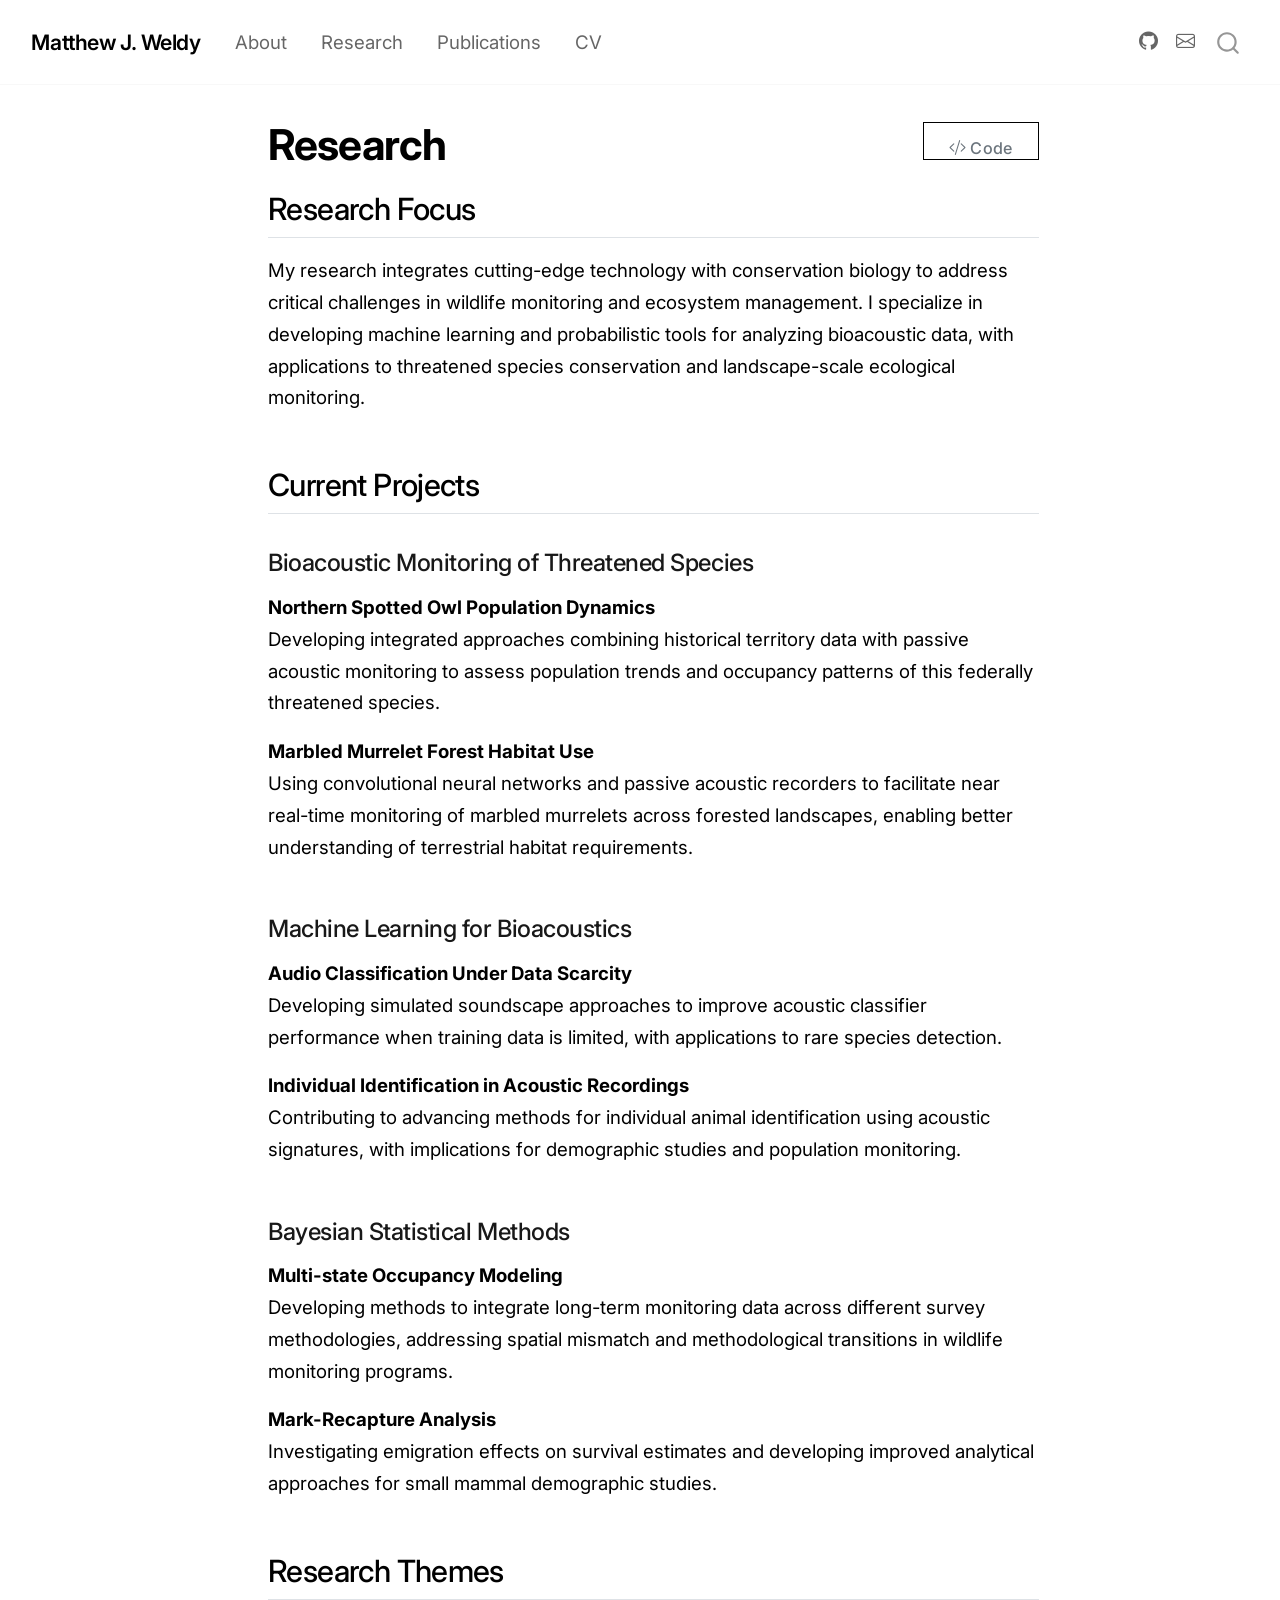
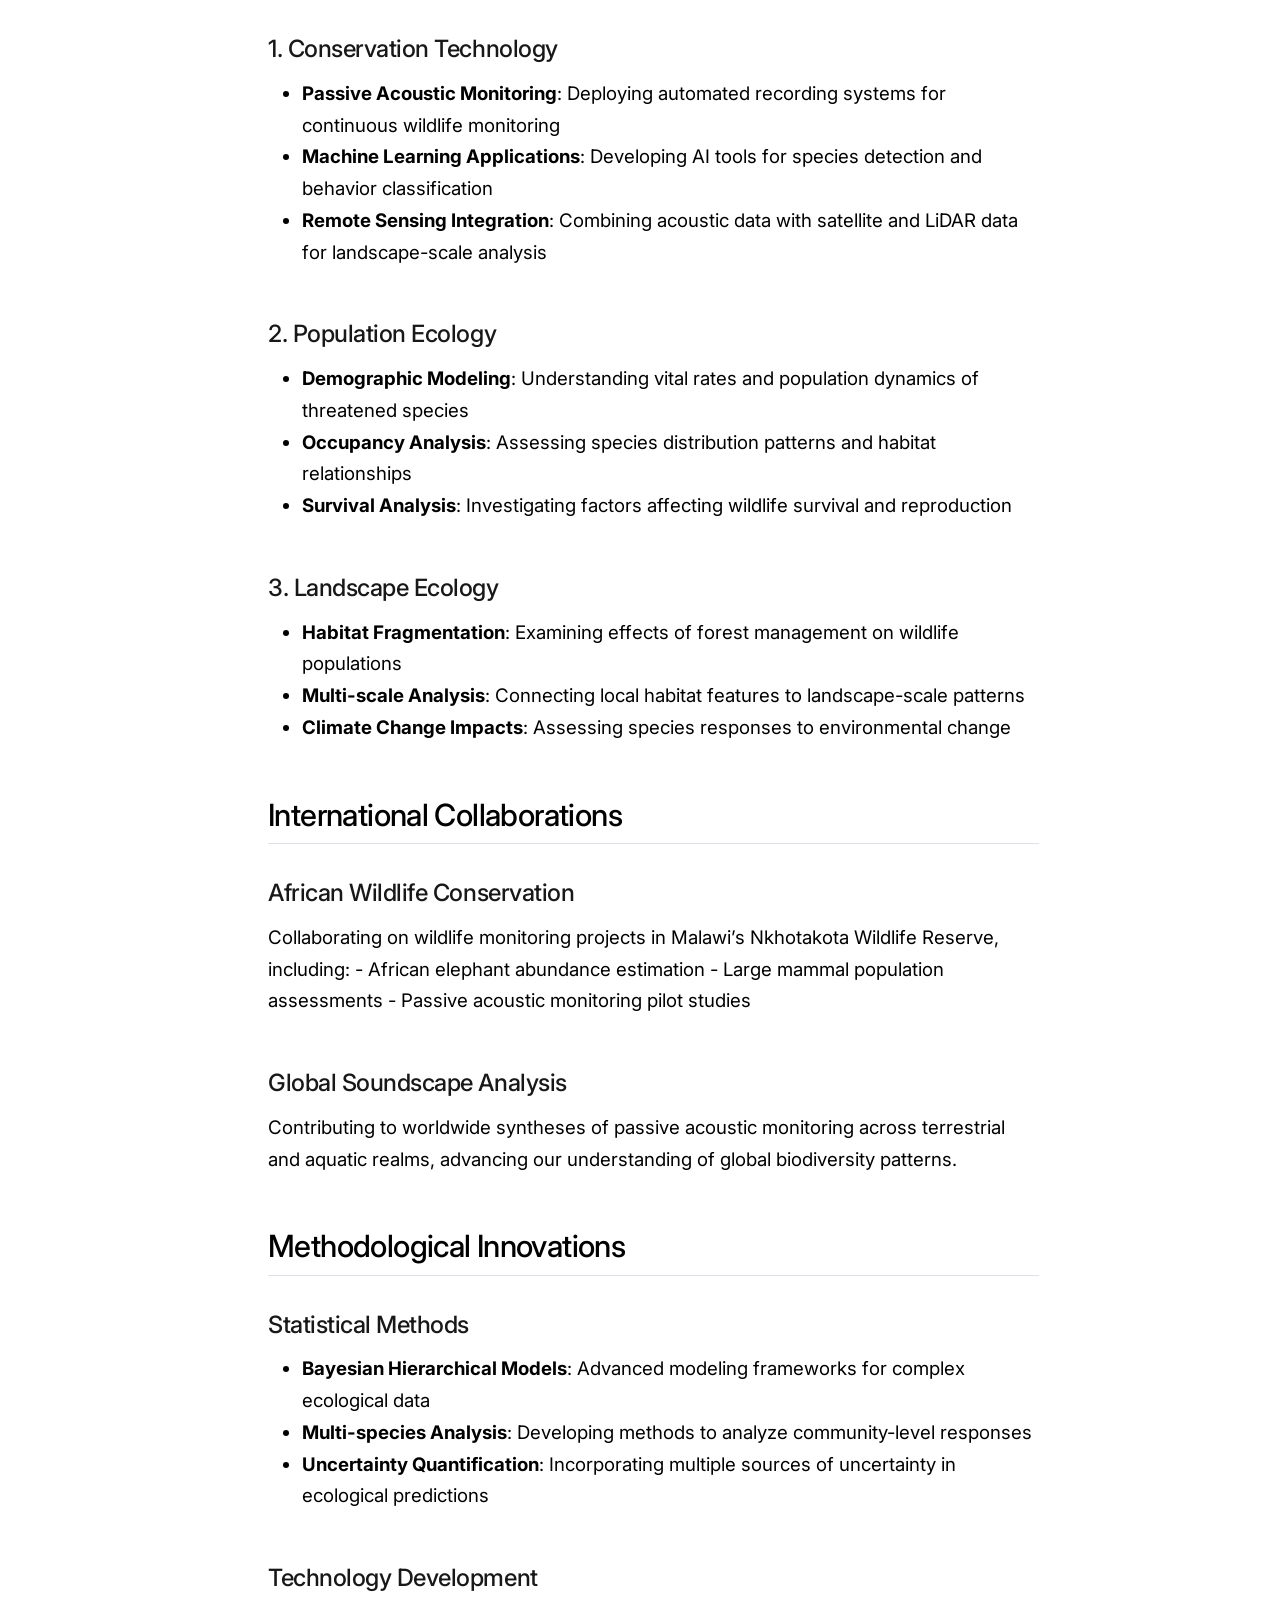
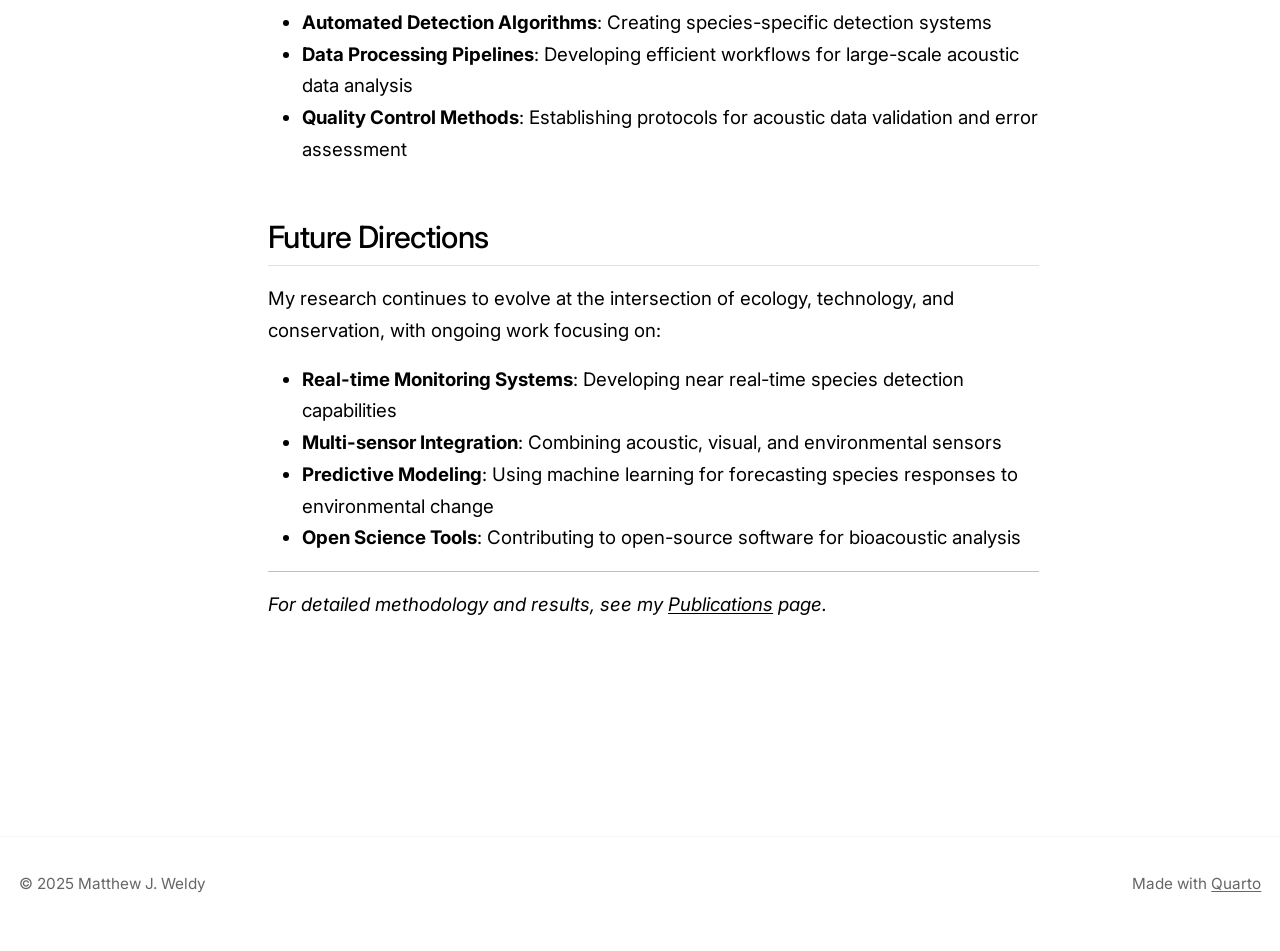
<file: docs/research.html>
<!DOCTYPE html>
<html xmlns="http://www.w3.org/1999/xhtml" lang="en" xml:lang="en"><head>

<meta charset="utf-8">
<meta name="generator" content="quarto-1.7.31">

<meta name="viewport" content="width=device-width, initial-scale=1.0, user-scalable=yes">


<title>Research – Matthew J. Weldy</title>
<style>
code{white-space: pre-wrap;}
span.smallcaps{font-variant: small-caps;}
div.columns{display: flex; gap: min(4vw, 1.5em);}
div.column{flex: auto; overflow-x: auto;}
div.hanging-indent{margin-left: 1.5em; text-indent: -1.5em;}
ul.task-list{list-style: none;}
ul.task-list li input[type="checkbox"] {
  width: 0.8em;
  margin: 0 0.8em 0.2em -1em; /* quarto-specific, see https://github.com/quarto-dev/quarto-cli/issues/4556 */ 
  vertical-align: middle;
}
/* CSS for syntax highlighting */
html { -webkit-text-size-adjust: 100%; }
pre > code.sourceCode { white-space: pre; position: relative; }
pre > code.sourceCode > span { display: inline-block; line-height: 1.25; }
pre > code.sourceCode > span:empty { height: 1.2em; }
.sourceCode { overflow: visible; }
code.sourceCode > span { color: inherit; text-decoration: inherit; }
div.sourceCode { margin: 1em 0; }
pre.sourceCode { margin: 0; }
@media screen {
div.sourceCode { overflow: auto; }
}
@media print {
pre > code.sourceCode { white-space: pre-wrap; }
pre > code.sourceCode > span { text-indent: -5em; padding-left: 5em; }
}
pre.numberSource code
  { counter-reset: source-line 0; }
pre.numberSource code > span
  { position: relative; left: -4em; counter-increment: source-line; }
pre.numberSource code > span > a:first-child::before
  { content: counter(source-line);
    position: relative; left: -1em; text-align: right; vertical-align: baseline;
    border: none; display: inline-block;
    -webkit-touch-callout: none; -webkit-user-select: none;
    -khtml-user-select: none; -moz-user-select: none;
    -ms-user-select: none; user-select: none;
    padding: 0 4px; width: 4em;
  }
pre.numberSource { margin-left: 3em;  padding-left: 4px; }
div.sourceCode
  {   }
@media screen {
pre > code.sourceCode > span > a:first-child::before { text-decoration: underline; }
}
</style>


<script src="site_libs/quarto-nav/quarto-nav.js"></script>
<script src="site_libs/quarto-nav/headroom.min.js"></script>
<script src="site_libs/clipboard/clipboard.min.js"></script>
<script src="site_libs/quarto-search/autocomplete.umd.js"></script>
<script src="site_libs/quarto-search/fuse.min.js"></script>
<script src="site_libs/quarto-search/quarto-search.js"></script>
<meta name="quarto:offset" content="./">
<script src="site_libs/quarto-html/quarto.js" type="module"></script>
<script src="site_libs/quarto-html/tabsets/tabsets.js" type="module"></script>
<script src="site_libs/quarto-html/popper.min.js"></script>
<script src="site_libs/quarto-html/tippy.umd.min.js"></script>
<script src="site_libs/quarto-html/anchor.min.js"></script>
<link href="site_libs/quarto-html/tippy.css" rel="stylesheet">
<link href="site_libs/quarto-html/quarto-syntax-highlighting-e1a5c8363afafaef2c763b6775fbf3ca.css" rel="stylesheet" id="quarto-text-highlighting-styles">
<script src="site_libs/bootstrap/bootstrap.min.js"></script>
<link href="site_libs/bootstrap/bootstrap-icons.css" rel="stylesheet">
<link href="site_libs/bootstrap/bootstrap-55c187952accf76df5ee2e4436e2a4fb.min.css" rel="stylesheet" append-hash="true" id="quarto-bootstrap" data-mode="light">
<script id="quarto-search-options" type="application/json">{
  "location": "navbar",
  "copy-button": false,
  "collapse-after": 3,
  "panel-placement": "end",
  "type": "overlay",
  "limit": 50,
  "keyboard-shortcut": [
    "f",
    "/",
    "s"
  ],
  "show-item-context": false,
  "language": {
    "search-no-results-text": "No results",
    "search-matching-documents-text": "matching documents",
    "search-copy-link-title": "Copy link to search",
    "search-hide-matches-text": "Hide additional matches",
    "search-more-match-text": "more match in this document",
    "search-more-matches-text": "more matches in this document",
    "search-clear-button-title": "Clear",
    "search-text-placeholder": "",
    "search-detached-cancel-button-title": "Cancel",
    "search-submit-button-title": "Submit",
    "search-label": "Search"
  }
}</script>
<style>html{ scroll-behavior: smooth; }</style>


<link rel="stylesheet" href="styles.css">
</head>

<body class="nav-fixed quarto-light">

<div id="quarto-search-results"></div>
  <header id="quarto-header" class="headroom fixed-top">
    <nav class="navbar navbar-expand-lg " data-bs-theme="dark">
      <div class="navbar-container container-fluid">
      <div class="navbar-brand-container mx-auto">
    <a class="navbar-brand" href="./index.html">
    <span class="navbar-title">Matthew J. Weldy</span>
    </a>
  </div>
            <div id="quarto-search" class="" title="Search"></div>
          <button class="navbar-toggler" type="button" data-bs-toggle="collapse" data-bs-target="#navbarCollapse" aria-controls="navbarCollapse" role="menu" aria-expanded="false" aria-label="Toggle navigation" onclick="if (window.quartoToggleHeadroom) { window.quartoToggleHeadroom(); }">
  <span class="navbar-toggler-icon"></span>
</button>
          <div class="collapse navbar-collapse" id="navbarCollapse">
            <ul class="navbar-nav navbar-nav-scroll me-auto">
  <li class="nav-item">
    <a class="nav-link" href="./about.html"> 
<span class="menu-text">About</span></a>
  </li>  
  <li class="nav-item">
    <a class="nav-link active" href="./research.html" aria-current="page"> 
<span class="menu-text">Research</span></a>
  </li>  
  <li class="nav-item">
    <a class="nav-link" href="./publications.html"> 
<span class="menu-text">Publications</span></a>
  </li>  
  <li class="nav-item">
    <a class="nav-link" href="./cv.html"> 
<span class="menu-text">CV</span></a>
  </li>  
</ul>
            <ul class="navbar-nav navbar-nav-scroll ms-auto">
  <li class="nav-item compact">
    <a class="nav-link" href="https://github.com/MJWeldy"> <i class="bi bi-github" role="img">
</i> 
<span class="menu-text"></span></a>
  </li>  
  <li class="nav-item compact">
    <a class="nav-link" href="mailto:MatthewJWeldy@gmail.com"> <i class="bi bi-envelope" role="img">
</i> 
<span class="menu-text"></span></a>
  </li>  
</ul>
          </div> <!-- /navcollapse -->
            <div class="quarto-navbar-tools">
</div>
      </div> <!-- /container-fluid -->
    </nav>
</header>
<!-- content -->
<div id="quarto-content" class="quarto-container page-columns page-rows-contents page-layout-full page-navbar">
<!-- sidebar -->
<!-- margin-sidebar -->
    
<!-- main -->
<main class="content column-page" id="quarto-document-content">

<header id="title-block-header" class="quarto-title-block default">
<div class="quarto-title">
<div class="quarto-title-block"><div><h1 class="title">Research</h1><button type="button" class="btn code-tools-button" id="quarto-code-tools-source"><i class="bi"></i> Code</button></div></div>
</div>



<div class="quarto-title-meta column-page">

    
  
    
  </div>
  


</header>


<section id="research-focus" class="level2">
<h2 class="anchored" data-anchor-id="research-focus">Research Focus</h2>
<p>My research integrates cutting-edge technology with conservation biology to address critical challenges in wildlife monitoring and ecosystem management. I specialize in developing machine learning and probabilistic tools for analyzing bioacoustic data, with applications to threatened species conservation and landscape-scale ecological monitoring.</p>
</section>
<section id="current-projects" class="level2">
<h2 class="anchored" data-anchor-id="current-projects">Current Projects</h2>
<section id="bioacoustic-monitoring-of-threatened-species" class="level3">
<h3 class="anchored" data-anchor-id="bioacoustic-monitoring-of-threatened-species">Bioacoustic Monitoring of Threatened Species</h3>
<p><strong>Northern Spotted Owl Population Dynamics</strong><br>
Developing integrated approaches combining historical territory data with passive acoustic monitoring to assess population trends and occupancy patterns of this federally threatened species.</p>
<p><strong>Marbled Murrelet Forest Habitat Use</strong><br>
Using convolutional neural networks and passive acoustic recorders to facilitate near real-time monitoring of marbled murrelets across forested landscapes, enabling better understanding of terrestrial habitat requirements.</p>
</section>
<section id="machine-learning-for-bioacoustics" class="level3">
<h3 class="anchored" data-anchor-id="machine-learning-for-bioacoustics">Machine Learning for Bioacoustics</h3>
<p><strong>Audio Classification Under Data Scarcity</strong><br>
Developing simulated soundscape approaches to improve acoustic classifier performance when training data is limited, with applications to rare species detection.</p>
<p><strong>Individual Identification in Acoustic Recordings</strong><br>
Contributing to advancing methods for individual animal identification using acoustic signatures, with implications for demographic studies and population monitoring.</p>
</section>
<section id="bayesian-statistical-methods" class="level3">
<h3 class="anchored" data-anchor-id="bayesian-statistical-methods">Bayesian Statistical Methods</h3>
<p><strong>Multi-state Occupancy Modeling</strong><br>
Developing methods to integrate long-term monitoring data across different survey methodologies, addressing spatial mismatch and methodological transitions in wildlife monitoring programs.</p>
<p><strong>Mark-Recapture Analysis</strong><br>
Investigating emigration effects on survival estimates and developing improved analytical approaches for small mammal demographic studies.</p>
</section>
</section>
<section id="research-themes" class="level2">
<h2 class="anchored" data-anchor-id="research-themes">Research Themes</h2>
<section id="conservation-technology" class="level3">
<h3 class="anchored" data-anchor-id="conservation-technology">1. Conservation Technology</h3>
<ul>
<li><strong>Passive Acoustic Monitoring</strong>: Deploying automated recording systems for continuous wildlife monitoring</li>
<li><strong>Machine Learning Applications</strong>: Developing AI tools for species detection and behavior classification</li>
<li><strong>Remote Sensing Integration</strong>: Combining acoustic data with satellite and LiDAR data for landscape-scale analysis</li>
</ul>
</section>
<section id="population-ecology" class="level3">
<h3 class="anchored" data-anchor-id="population-ecology">2. Population Ecology</h3>
<ul>
<li><strong>Demographic Modeling</strong>: Understanding vital rates and population dynamics of threatened species</li>
<li><strong>Occupancy Analysis</strong>: Assessing species distribution patterns and habitat relationships</li>
<li><strong>Survival Analysis</strong>: Investigating factors affecting wildlife survival and reproduction</li>
</ul>
</section>
<section id="landscape-ecology" class="level3">
<h3 class="anchored" data-anchor-id="landscape-ecology">3. Landscape Ecology</h3>
<ul>
<li><strong>Habitat Fragmentation</strong>: Examining effects of forest management on wildlife populations</li>
<li><strong>Multi-scale Analysis</strong>: Connecting local habitat features to landscape-scale patterns</li>
<li><strong>Climate Change Impacts</strong>: Assessing species responses to environmental change</li>
</ul>
</section>
</section>
<section id="international-collaborations" class="level2">
<h2 class="anchored" data-anchor-id="international-collaborations">International Collaborations</h2>
<section id="african-wildlife-conservation" class="level3">
<h3 class="anchored" data-anchor-id="african-wildlife-conservation">African Wildlife Conservation</h3>
<p>Collaborating on wildlife monitoring projects in Malawi’s Nkhotakota Wildlife Reserve, including: - African elephant abundance estimation - Large mammal population assessments - Passive acoustic monitoring pilot studies</p>
</section>
<section id="global-soundscape-analysis" class="level3">
<h3 class="anchored" data-anchor-id="global-soundscape-analysis">Global Soundscape Analysis</h3>
<p>Contributing to worldwide syntheses of passive acoustic monitoring across terrestrial and aquatic realms, advancing our understanding of global biodiversity patterns.</p>
</section>
</section>
<section id="methodological-innovations" class="level2">
<h2 class="anchored" data-anchor-id="methodological-innovations">Methodological Innovations</h2>
<section id="statistical-methods" class="level3">
<h3 class="anchored" data-anchor-id="statistical-methods">Statistical Methods</h3>
<ul>
<li><strong>Bayesian Hierarchical Models</strong>: Advanced modeling frameworks for complex ecological data</li>
<li><strong>Multi-species Analysis</strong>: Developing methods to analyze community-level responses</li>
<li><strong>Uncertainty Quantification</strong>: Incorporating multiple sources of uncertainty in ecological predictions</li>
</ul>
</section>
<section id="technology-development" class="level3">
<h3 class="anchored" data-anchor-id="technology-development">Technology Development</h3>
<ul>
<li><strong>Automated Detection Algorithms</strong>: Creating species-specific detection systems</li>
<li><strong>Data Processing Pipelines</strong>: Developing efficient workflows for large-scale acoustic data analysis</li>
<li><strong>Quality Control Methods</strong>: Establishing protocols for acoustic data validation and error assessment</li>
</ul>
</section>
</section>
<section id="future-directions" class="level2">
<h2 class="anchored" data-anchor-id="future-directions">Future Directions</h2>
<p>My research continues to evolve at the intersection of ecology, technology, and conservation, with ongoing work focusing on:</p>
<ul>
<li><strong>Real-time Monitoring Systems</strong>: Developing near real-time species detection capabilities</li>
<li><strong>Multi-sensor Integration</strong>: Combining acoustic, visual, and environmental sensors</li>
<li><strong>Predictive Modeling</strong>: Using machine learning for forecasting species responses to environmental change</li>
<li><strong>Open Science Tools</strong>: Contributing to open-source software for bioacoustic analysis</li>
</ul>
<hr>
<p><em>For detailed methodology and results, see my <a href="./publications.html">Publications</a> page.</em></p>


<!-- -->

</section>

</main> <!-- /main -->
<script id="quarto-html-after-body" type="application/javascript">
  window.document.addEventListener("DOMContentLoaded", function (event) {
    const icon = "";
    const anchorJS = new window.AnchorJS();
    anchorJS.options = {
      placement: 'right',
      icon: icon
    };
    anchorJS.add('.anchored');
    const isCodeAnnotation = (el) => {
      for (const clz of el.classList) {
        if (clz.startsWith('code-annotation-')) {                     
          return true;
        }
      }
      return false;
    }
    const onCopySuccess = function(e) {
      // button target
      const button = e.trigger;
      // don't keep focus
      button.blur();
      // flash "checked"
      button.classList.add('code-copy-button-checked');
      var currentTitle = button.getAttribute("title");
      button.setAttribute("title", "Copied!");
      let tooltip;
      if (window.bootstrap) {
        button.setAttribute("data-bs-toggle", "tooltip");
        button.setAttribute("data-bs-placement", "left");
        button.setAttribute("data-bs-title", "Copied!");
        tooltip = new bootstrap.Tooltip(button, 
          { trigger: "manual", 
            customClass: "code-copy-button-tooltip",
            offset: [0, -8]});
        tooltip.show();    
      }
      setTimeout(function() {
        if (tooltip) {
          tooltip.hide();
          button.removeAttribute("data-bs-title");
          button.removeAttribute("data-bs-toggle");
          button.removeAttribute("data-bs-placement");
        }
        button.setAttribute("title", currentTitle);
        button.classList.remove('code-copy-button-checked');
      }, 1000);
      // clear code selection
      e.clearSelection();
    }
    const getTextToCopy = function(trigger) {
        const codeEl = trigger.previousElementSibling.cloneNode(true);
        for (const childEl of codeEl.children) {
          if (isCodeAnnotation(childEl)) {
            childEl.remove();
          }
        }
        return codeEl.innerText;
    }
    const clipboard = new window.ClipboardJS('.code-copy-button:not([data-in-quarto-modal])', {
      text: getTextToCopy
    });
    clipboard.on('success', onCopySuccess);
    if (window.document.getElementById('quarto-embedded-source-code-modal')) {
      const clipboardModal = new window.ClipboardJS('.code-copy-button[data-in-quarto-modal]', {
        text: getTextToCopy,
        container: window.document.getElementById('quarto-embedded-source-code-modal')
      });
      clipboardModal.on('success', onCopySuccess);
    }
    const viewSource = window.document.getElementById('quarto-view-source') ||
                       window.document.getElementById('quarto-code-tools-source');
    if (viewSource) {
      const sourceUrl = viewSource.getAttribute("data-quarto-source-url");
      viewSource.addEventListener("click", function(e) {
        if (sourceUrl) {
          // rstudio viewer pane
          if (/\bcapabilities=\b/.test(window.location)) {
            window.open(sourceUrl);
          } else {
            window.location.href = sourceUrl;
          }
        } else {
          const modal = new bootstrap.Modal(document.getElementById('quarto-embedded-source-code-modal'));
          modal.show();
        }
        return false;
      });
    }
    function toggleCodeHandler(show) {
      return function(e) {
        const detailsSrc = window.document.querySelectorAll(".cell > details > .sourceCode");
        for (let i=0; i<detailsSrc.length; i++) {
          const details = detailsSrc[i].parentElement;
          if (show) {
            details.open = true;
          } else {
            details.removeAttribute("open");
          }
        }
        const cellCodeDivs = window.document.querySelectorAll(".cell > .sourceCode");
        const fromCls = show ? "hidden" : "unhidden";
        const toCls = show ? "unhidden" : "hidden";
        for (let i=0; i<cellCodeDivs.length; i++) {
          const codeDiv = cellCodeDivs[i];
          if (codeDiv.classList.contains(fromCls)) {
            codeDiv.classList.remove(fromCls);
            codeDiv.classList.add(toCls);
          } 
        }
        return false;
      }
    }
    const hideAllCode = window.document.getElementById("quarto-hide-all-code");
    if (hideAllCode) {
      hideAllCode.addEventListener("click", toggleCodeHandler(false));
    }
    const showAllCode = window.document.getElementById("quarto-show-all-code");
    if (showAllCode) {
      showAllCode.addEventListener("click", toggleCodeHandler(true));
    }
      var localhostRegex = new RegExp(/^(?:http|https):\/\/localhost\:?[0-9]*\//);
      var mailtoRegex = new RegExp(/^mailto:/);
        var filterRegex = new RegExp("https:\/\/mjweldy\.github\.io\/website");
      var isInternal = (href) => {
          return filterRegex.test(href) || localhostRegex.test(href) || mailtoRegex.test(href);
      }
      // Inspect non-navigation links and adorn them if external
     var links = window.document.querySelectorAll('a[href]:not(.nav-link):not(.navbar-brand):not(.toc-action):not(.sidebar-link):not(.sidebar-item-toggle):not(.pagination-link):not(.no-external):not([aria-hidden]):not(.dropdown-item):not(.quarto-navigation-tool):not(.about-link)');
      for (var i=0; i<links.length; i++) {
        const link = links[i];
        if (!isInternal(link.href)) {
          // undo the damage that might have been done by quarto-nav.js in the case of
          // links that we want to consider external
          if (link.dataset.originalHref !== undefined) {
            link.href = link.dataset.originalHref;
          }
            // target, if specified
            link.setAttribute("target", "_blank");
            if (link.getAttribute("rel") === null) {
              link.setAttribute("rel", "noopener");
            }
        }
      }
    function tippyHover(el, contentFn, onTriggerFn, onUntriggerFn) {
      const config = {
        allowHTML: true,
        maxWidth: 500,
        delay: 100,
        arrow: false,
        appendTo: function(el) {
            return el.parentElement;
        },
        interactive: true,
        interactiveBorder: 10,
        theme: 'quarto',
        placement: 'bottom-start',
      };
      if (contentFn) {
        config.content = contentFn;
      }
      if (onTriggerFn) {
        config.onTrigger = onTriggerFn;
      }
      if (onUntriggerFn) {
        config.onUntrigger = onUntriggerFn;
      }
      window.tippy(el, config); 
    }
    const noterefs = window.document.querySelectorAll('a[role="doc-noteref"]');
    for (var i=0; i<noterefs.length; i++) {
      const ref = noterefs[i];
      tippyHover(ref, function() {
        // use id or data attribute instead here
        let href = ref.getAttribute('data-footnote-href') || ref.getAttribute('href');
        try { href = new URL(href).hash; } catch {}
        const id = href.replace(/^#\/?/, "");
        const note = window.document.getElementById(id);
        if (note) {
          return note.innerHTML;
        } else {
          return "";
        }
      });
    }
    const xrefs = window.document.querySelectorAll('a.quarto-xref');
    const processXRef = (id, note) => {
      // Strip column container classes
      const stripColumnClz = (el) => {
        el.classList.remove("page-full", "page-columns");
        if (el.children) {
          for (const child of el.children) {
            stripColumnClz(child);
          }
        }
      }
      stripColumnClz(note)
      if (id === null || id.startsWith('sec-')) {
        // Special case sections, only their first couple elements
        const container = document.createElement("div");
        if (note.children && note.children.length > 2) {
          container.appendChild(note.children[0].cloneNode(true));
          for (let i = 1; i < note.children.length; i++) {
            const child = note.children[i];
            if (child.tagName === "P" && child.innerText === "") {
              continue;
            } else {
              container.appendChild(child.cloneNode(true));
              break;
            }
          }
          if (window.Quarto?.typesetMath) {
            window.Quarto.typesetMath(container);
          }
          return container.innerHTML
        } else {
          if (window.Quarto?.typesetMath) {
            window.Quarto.typesetMath(note);
          }
          return note.innerHTML;
        }
      } else {
        // Remove any anchor links if they are present
        const anchorLink = note.querySelector('a.anchorjs-link');
        if (anchorLink) {
          anchorLink.remove();
        }
        if (window.Quarto?.typesetMath) {
          window.Quarto.typesetMath(note);
        }
        if (note.classList.contains("callout")) {
          return note.outerHTML;
        } else {
          return note.innerHTML;
        }
      }
    }
    for (var i=0; i<xrefs.length; i++) {
      const xref = xrefs[i];
      tippyHover(xref, undefined, function(instance) {
        instance.disable();
        let url = xref.getAttribute('href');
        let hash = undefined; 
        if (url.startsWith('#')) {
          hash = url;
        } else {
          try { hash = new URL(url).hash; } catch {}
        }
        if (hash) {
          const id = hash.replace(/^#\/?/, "");
          const note = window.document.getElementById(id);
          if (note !== null) {
            try {
              const html = processXRef(id, note.cloneNode(true));
              instance.setContent(html);
            } finally {
              instance.enable();
              instance.show();
            }
          } else {
            // See if we can fetch this
            fetch(url.split('#')[0])
            .then(res => res.text())
            .then(html => {
              const parser = new DOMParser();
              const htmlDoc = parser.parseFromString(html, "text/html");
              const note = htmlDoc.getElementById(id);
              if (note !== null) {
                const html = processXRef(id, note);
                instance.setContent(html);
              } 
            }).finally(() => {
              instance.enable();
              instance.show();
            });
          }
        } else {
          // See if we can fetch a full url (with no hash to target)
          // This is a special case and we should probably do some content thinning / targeting
          fetch(url)
          .then(res => res.text())
          .then(html => {
            const parser = new DOMParser();
            const htmlDoc = parser.parseFromString(html, "text/html");
            const note = htmlDoc.querySelector('main.content');
            if (note !== null) {
              // This should only happen for chapter cross references
              // (since there is no id in the URL)
              // remove the first header
              if (note.children.length > 0 && note.children[0].tagName === "HEADER") {
                note.children[0].remove();
              }
              const html = processXRef(null, note);
              instance.setContent(html);
            } 
          }).finally(() => {
            instance.enable();
            instance.show();
          });
        }
      }, function(instance) {
      });
    }
        let selectedAnnoteEl;
        const selectorForAnnotation = ( cell, annotation) => {
          let cellAttr = 'data-code-cell="' + cell + '"';
          let lineAttr = 'data-code-annotation="' +  annotation + '"';
          const selector = 'span[' + cellAttr + '][' + lineAttr + ']';
          return selector;
        }
        const selectCodeLines = (annoteEl) => {
          const doc = window.document;
          const targetCell = annoteEl.getAttribute("data-target-cell");
          const targetAnnotation = annoteEl.getAttribute("data-target-annotation");
          const annoteSpan = window.document.querySelector(selectorForAnnotation(targetCell, targetAnnotation));
          const lines = annoteSpan.getAttribute("data-code-lines").split(",");
          const lineIds = lines.map((line) => {
            return targetCell + "-" + line;
          })
          let top = null;
          let height = null;
          let parent = null;
          if (lineIds.length > 0) {
              //compute the position of the single el (top and bottom and make a div)
              const el = window.document.getElementById(lineIds[0]);
              top = el.offsetTop;
              height = el.offsetHeight;
              parent = el.parentElement.parentElement;
            if (lineIds.length > 1) {
              const lastEl = window.document.getElementById(lineIds[lineIds.length - 1]);
              const bottom = lastEl.offsetTop + lastEl.offsetHeight;
              height = bottom - top;
            }
            if (top !== null && height !== null && parent !== null) {
              // cook up a div (if necessary) and position it 
              let div = window.document.getElementById("code-annotation-line-highlight");
              if (div === null) {
                div = window.document.createElement("div");
                div.setAttribute("id", "code-annotation-line-highlight");
                div.style.position = 'absolute';
                parent.appendChild(div);
              }
              div.style.top = top - 2 + "px";
              div.style.height = height + 4 + "px";
              div.style.left = 0;
              let gutterDiv = window.document.getElementById("code-annotation-line-highlight-gutter");
              if (gutterDiv === null) {
                gutterDiv = window.document.createElement("div");
                gutterDiv.setAttribute("id", "code-annotation-line-highlight-gutter");
                gutterDiv.style.position = 'absolute';
                const codeCell = window.document.getElementById(targetCell);
                const gutter = codeCell.querySelector('.code-annotation-gutter');
                gutter.appendChild(gutterDiv);
              }
              gutterDiv.style.top = top - 2 + "px";
              gutterDiv.style.height = height + 4 + "px";
            }
            selectedAnnoteEl = annoteEl;
          }
        };
        const unselectCodeLines = () => {
          const elementsIds = ["code-annotation-line-highlight", "code-annotation-line-highlight-gutter"];
          elementsIds.forEach((elId) => {
            const div = window.document.getElementById(elId);
            if (div) {
              div.remove();
            }
          });
          selectedAnnoteEl = undefined;
        };
          // Handle positioning of the toggle
      window.addEventListener(
        "resize",
        throttle(() => {
          elRect = undefined;
          if (selectedAnnoteEl) {
            selectCodeLines(selectedAnnoteEl);
          }
        }, 10)
      );
      function throttle(fn, ms) {
      let throttle = false;
      let timer;
        return (...args) => {
          if(!throttle) { // first call gets through
              fn.apply(this, args);
              throttle = true;
          } else { // all the others get throttled
              if(timer) clearTimeout(timer); // cancel #2
              timer = setTimeout(() => {
                fn.apply(this, args);
                timer = throttle = false;
              }, ms);
          }
        };
      }
        // Attach click handler to the DT
        const annoteDls = window.document.querySelectorAll('dt[data-target-cell]');
        for (const annoteDlNode of annoteDls) {
          annoteDlNode.addEventListener('click', (event) => {
            const clickedEl = event.target;
            if (clickedEl !== selectedAnnoteEl) {
              unselectCodeLines();
              const activeEl = window.document.querySelector('dt[data-target-cell].code-annotation-active');
              if (activeEl) {
                activeEl.classList.remove('code-annotation-active');
              }
              selectCodeLines(clickedEl);
              clickedEl.classList.add('code-annotation-active');
            } else {
              // Unselect the line
              unselectCodeLines();
              clickedEl.classList.remove('code-annotation-active');
            }
          });
        }
    const findCites = (el) => {
      const parentEl = el.parentElement;
      if (parentEl) {
        const cites = parentEl.dataset.cites;
        if (cites) {
          return {
            el,
            cites: cites.split(' ')
          };
        } else {
          return findCites(el.parentElement)
        }
      } else {
        return undefined;
      }
    };
    var bibliorefs = window.document.querySelectorAll('a[role="doc-biblioref"]');
    for (var i=0; i<bibliorefs.length; i++) {
      const ref = bibliorefs[i];
      const citeInfo = findCites(ref);
      if (citeInfo) {
        tippyHover(citeInfo.el, function() {
          var popup = window.document.createElement('div');
          citeInfo.cites.forEach(function(cite) {
            var citeDiv = window.document.createElement('div');
            citeDiv.classList.add('hanging-indent');
            citeDiv.classList.add('csl-entry');
            var biblioDiv = window.document.getElementById('ref-' + cite);
            if (biblioDiv) {
              citeDiv.innerHTML = biblioDiv.innerHTML;
            }
            popup.appendChild(citeDiv);
          });
          return popup.innerHTML;
        });
      }
    }
  });
  </script><div class="modal fade" id="quarto-embedded-source-code-modal" tabindex="-1" aria-labelledby="quarto-embedded-source-code-modal-label" aria-hidden="true"><div class="modal-dialog modal-dialog-scrollable"><div class="modal-content"><div class="modal-header"><h5 class="modal-title" id="quarto-embedded-source-code-modal-label">Source Code</h5><button class="btn-close" data-bs-dismiss="modal"></button></div><div class="modal-body"><div class="">
<div class="sourceCode" id="cb1" data-shortcodes="false"><pre class="sourceCode markdown code-with-copy"><code class="sourceCode markdown"><span id="cb1-1"><a href="#cb1-1" aria-hidden="true" tabindex="-1"></a><span class="co">---</span></span>
<span id="cb1-2"><a href="#cb1-2" aria-hidden="true" tabindex="-1"></a><span class="an">title:</span><span class="co"> "Research"</span></span>
<span id="cb1-3"><a href="#cb1-3" aria-hidden="true" tabindex="-1"></a></span>
<span id="cb1-4"><a href="#cb1-4" aria-hidden="true" tabindex="-1"></a><span class="an">format:</span><span class="co"> </span></span>
<span id="cb1-5"><a href="#cb1-5" aria-hidden="true" tabindex="-1"></a><span class="co">  html: </span></span>
<span id="cb1-6"><a href="#cb1-6" aria-hidden="true" tabindex="-1"></a><span class="co">    page-layout: full</span></span>
<span id="cb1-7"><a href="#cb1-7" aria-hidden="true" tabindex="-1"></a><span class="co">---</span></span>
<span id="cb1-8"><a href="#cb1-8" aria-hidden="true" tabindex="-1"></a></span>
<span id="cb1-9"><a href="#cb1-9" aria-hidden="true" tabindex="-1"></a><span class="fu">## Research Focus</span></span>
<span id="cb1-10"><a href="#cb1-10" aria-hidden="true" tabindex="-1"></a></span>
<span id="cb1-11"><a href="#cb1-11" aria-hidden="true" tabindex="-1"></a>My research integrates cutting-edge technology with conservation biology to address critical challenges in wildlife monitoring and ecosystem management. I specialize in developing machine learning and probabilistic tools for analyzing bioacoustic data, with applications to threatened species conservation and landscape-scale ecological monitoring.</span>
<span id="cb1-12"><a href="#cb1-12" aria-hidden="true" tabindex="-1"></a></span>
<span id="cb1-13"><a href="#cb1-13" aria-hidden="true" tabindex="-1"></a><span class="fu">## Current Projects</span></span>
<span id="cb1-14"><a href="#cb1-14" aria-hidden="true" tabindex="-1"></a></span>
<span id="cb1-15"><a href="#cb1-15" aria-hidden="true" tabindex="-1"></a><span class="fu">### Bioacoustic Monitoring of Threatened Species</span></span>
<span id="cb1-16"><a href="#cb1-16" aria-hidden="true" tabindex="-1"></a></span>
<span id="cb1-17"><a href="#cb1-17" aria-hidden="true" tabindex="-1"></a>**Northern Spotted Owl Population Dynamics**  </span>
<span id="cb1-18"><a href="#cb1-18" aria-hidden="true" tabindex="-1"></a>Developing integrated approaches combining historical territory data with passive acoustic monitoring to assess population trends and occupancy patterns of this federally threatened species.</span>
<span id="cb1-19"><a href="#cb1-19" aria-hidden="true" tabindex="-1"></a></span>
<span id="cb1-20"><a href="#cb1-20" aria-hidden="true" tabindex="-1"></a>**Marbled Murrelet Forest Habitat Use**  </span>
<span id="cb1-21"><a href="#cb1-21" aria-hidden="true" tabindex="-1"></a>Using convolutional neural networks and passive acoustic recorders to facilitate near real-time monitoring of marbled murrelets across forested landscapes, enabling better understanding of terrestrial habitat requirements.</span>
<span id="cb1-22"><a href="#cb1-22" aria-hidden="true" tabindex="-1"></a></span>
<span id="cb1-23"><a href="#cb1-23" aria-hidden="true" tabindex="-1"></a><span class="fu">### Machine Learning for Bioacoustics</span></span>
<span id="cb1-24"><a href="#cb1-24" aria-hidden="true" tabindex="-1"></a></span>
<span id="cb1-25"><a href="#cb1-25" aria-hidden="true" tabindex="-1"></a>**Audio Classification Under Data Scarcity**  </span>
<span id="cb1-26"><a href="#cb1-26" aria-hidden="true" tabindex="-1"></a>Developing simulated soundscape approaches to improve acoustic classifier performance when training data is limited, with applications to rare species detection.</span>
<span id="cb1-27"><a href="#cb1-27" aria-hidden="true" tabindex="-1"></a></span>
<span id="cb1-28"><a href="#cb1-28" aria-hidden="true" tabindex="-1"></a>**Individual Identification in Acoustic Recordings**  </span>
<span id="cb1-29"><a href="#cb1-29" aria-hidden="true" tabindex="-1"></a>Contributing to advancing methods for individual animal identification using acoustic signatures, with implications for demographic studies and population monitoring.</span>
<span id="cb1-30"><a href="#cb1-30" aria-hidden="true" tabindex="-1"></a></span>
<span id="cb1-31"><a href="#cb1-31" aria-hidden="true" tabindex="-1"></a><span class="fu">### Bayesian Statistical Methods</span></span>
<span id="cb1-32"><a href="#cb1-32" aria-hidden="true" tabindex="-1"></a></span>
<span id="cb1-33"><a href="#cb1-33" aria-hidden="true" tabindex="-1"></a>**Multi-state Occupancy Modeling**  </span>
<span id="cb1-34"><a href="#cb1-34" aria-hidden="true" tabindex="-1"></a>Developing methods to integrate long-term monitoring data across different survey methodologies, addressing spatial mismatch and methodological transitions in wildlife monitoring programs.</span>
<span id="cb1-35"><a href="#cb1-35" aria-hidden="true" tabindex="-1"></a></span>
<span id="cb1-36"><a href="#cb1-36" aria-hidden="true" tabindex="-1"></a>**Mark-Recapture Analysis**  </span>
<span id="cb1-37"><a href="#cb1-37" aria-hidden="true" tabindex="-1"></a>Investigating emigration effects on survival estimates and developing improved analytical approaches for small mammal demographic studies.</span>
<span id="cb1-38"><a href="#cb1-38" aria-hidden="true" tabindex="-1"></a></span>
<span id="cb1-39"><a href="#cb1-39" aria-hidden="true" tabindex="-1"></a><span class="fu">## Research Themes</span></span>
<span id="cb1-40"><a href="#cb1-40" aria-hidden="true" tabindex="-1"></a></span>
<span id="cb1-41"><a href="#cb1-41" aria-hidden="true" tabindex="-1"></a><span class="fu">### 1. Conservation Technology</span></span>
<span id="cb1-42"><a href="#cb1-42" aria-hidden="true" tabindex="-1"></a><span class="ss">- </span>**Passive Acoustic Monitoring**: Deploying automated recording systems for continuous wildlife monitoring</span>
<span id="cb1-43"><a href="#cb1-43" aria-hidden="true" tabindex="-1"></a><span class="ss">- </span>**Machine Learning Applications**: Developing AI tools for species detection and behavior classification</span>
<span id="cb1-44"><a href="#cb1-44" aria-hidden="true" tabindex="-1"></a><span class="ss">- </span>**Remote Sensing Integration**: Combining acoustic data with satellite and LiDAR data for landscape-scale analysis</span>
<span id="cb1-45"><a href="#cb1-45" aria-hidden="true" tabindex="-1"></a></span>
<span id="cb1-46"><a href="#cb1-46" aria-hidden="true" tabindex="-1"></a><span class="fu">### 2. Population Ecology</span></span>
<span id="cb1-47"><a href="#cb1-47" aria-hidden="true" tabindex="-1"></a><span class="ss">- </span>**Demographic Modeling**: Understanding vital rates and population dynamics of threatened species</span>
<span id="cb1-48"><a href="#cb1-48" aria-hidden="true" tabindex="-1"></a><span class="ss">- </span>**Occupancy Analysis**: Assessing species distribution patterns and habitat relationships</span>
<span id="cb1-49"><a href="#cb1-49" aria-hidden="true" tabindex="-1"></a><span class="ss">- </span>**Survival Analysis**: Investigating factors affecting wildlife survival and reproduction</span>
<span id="cb1-50"><a href="#cb1-50" aria-hidden="true" tabindex="-1"></a></span>
<span id="cb1-51"><a href="#cb1-51" aria-hidden="true" tabindex="-1"></a><span class="fu">### 3. Landscape Ecology</span></span>
<span id="cb1-52"><a href="#cb1-52" aria-hidden="true" tabindex="-1"></a><span class="ss">- </span>**Habitat Fragmentation**: Examining effects of forest management on wildlife populations</span>
<span id="cb1-53"><a href="#cb1-53" aria-hidden="true" tabindex="-1"></a><span class="ss">- </span>**Multi-scale Analysis**: Connecting local habitat features to landscape-scale patterns</span>
<span id="cb1-54"><a href="#cb1-54" aria-hidden="true" tabindex="-1"></a><span class="ss">- </span>**Climate Change Impacts**: Assessing species responses to environmental change</span>
<span id="cb1-55"><a href="#cb1-55" aria-hidden="true" tabindex="-1"></a></span>
<span id="cb1-56"><a href="#cb1-56" aria-hidden="true" tabindex="-1"></a><span class="fu">## International Collaborations</span></span>
<span id="cb1-57"><a href="#cb1-57" aria-hidden="true" tabindex="-1"></a></span>
<span id="cb1-58"><a href="#cb1-58" aria-hidden="true" tabindex="-1"></a><span class="fu">### African Wildlife Conservation</span></span>
<span id="cb1-59"><a href="#cb1-59" aria-hidden="true" tabindex="-1"></a>Collaborating on wildlife monitoring projects in Malawi's Nkhotakota Wildlife Reserve, including:</span>
<span id="cb1-60"><a href="#cb1-60" aria-hidden="true" tabindex="-1"></a><span class="ss">- </span>African elephant abundance estimation</span>
<span id="cb1-61"><a href="#cb1-61" aria-hidden="true" tabindex="-1"></a><span class="ss">- </span>Large mammal population assessments</span>
<span id="cb1-62"><a href="#cb1-62" aria-hidden="true" tabindex="-1"></a><span class="ss">- </span>Passive acoustic monitoring pilot studies</span>
<span id="cb1-63"><a href="#cb1-63" aria-hidden="true" tabindex="-1"></a></span>
<span id="cb1-64"><a href="#cb1-64" aria-hidden="true" tabindex="-1"></a><span class="fu">### Global Soundscape Analysis</span></span>
<span id="cb1-65"><a href="#cb1-65" aria-hidden="true" tabindex="-1"></a>Contributing to worldwide syntheses of passive acoustic monitoring across terrestrial and aquatic realms, advancing our understanding of global biodiversity patterns.</span>
<span id="cb1-66"><a href="#cb1-66" aria-hidden="true" tabindex="-1"></a></span>
<span id="cb1-67"><a href="#cb1-67" aria-hidden="true" tabindex="-1"></a><span class="fu">## Methodological Innovations</span></span>
<span id="cb1-68"><a href="#cb1-68" aria-hidden="true" tabindex="-1"></a></span>
<span id="cb1-69"><a href="#cb1-69" aria-hidden="true" tabindex="-1"></a><span class="fu">### Statistical Methods</span></span>
<span id="cb1-70"><a href="#cb1-70" aria-hidden="true" tabindex="-1"></a><span class="ss">- </span>**Bayesian Hierarchical Models**: Advanced modeling frameworks for complex ecological data</span>
<span id="cb1-71"><a href="#cb1-71" aria-hidden="true" tabindex="-1"></a><span class="ss">- </span>**Multi-species Analysis**: Developing methods to analyze community-level responses</span>
<span id="cb1-72"><a href="#cb1-72" aria-hidden="true" tabindex="-1"></a><span class="ss">- </span>**Uncertainty Quantification**: Incorporating multiple sources of uncertainty in ecological predictions</span>
<span id="cb1-73"><a href="#cb1-73" aria-hidden="true" tabindex="-1"></a></span>
<span id="cb1-74"><a href="#cb1-74" aria-hidden="true" tabindex="-1"></a><span class="fu">### Technology Development</span></span>
<span id="cb1-75"><a href="#cb1-75" aria-hidden="true" tabindex="-1"></a><span class="ss">- </span>**Automated Detection Algorithms**: Creating species-specific detection systems</span>
<span id="cb1-76"><a href="#cb1-76" aria-hidden="true" tabindex="-1"></a><span class="ss">- </span>**Data Processing Pipelines**: Developing efficient workflows for large-scale acoustic data analysis</span>
<span id="cb1-77"><a href="#cb1-77" aria-hidden="true" tabindex="-1"></a><span class="ss">- </span>**Quality Control Methods**: Establishing protocols for acoustic data validation and error assessment</span>
<span id="cb1-78"><a href="#cb1-78" aria-hidden="true" tabindex="-1"></a></span>
<span id="cb1-79"><a href="#cb1-79" aria-hidden="true" tabindex="-1"></a><span class="fu">## Future Directions</span></span>
<span id="cb1-80"><a href="#cb1-80" aria-hidden="true" tabindex="-1"></a></span>
<span id="cb1-81"><a href="#cb1-81" aria-hidden="true" tabindex="-1"></a>My research continues to evolve at the intersection of ecology, technology, and conservation, with ongoing work focusing on:</span>
<span id="cb1-82"><a href="#cb1-82" aria-hidden="true" tabindex="-1"></a></span>
<span id="cb1-83"><a href="#cb1-83" aria-hidden="true" tabindex="-1"></a><span class="ss">- </span>**Real-time Monitoring Systems**: Developing near real-time species detection capabilities</span>
<span id="cb1-84"><a href="#cb1-84" aria-hidden="true" tabindex="-1"></a><span class="ss">- </span>**Multi-sensor Integration**: Combining acoustic, visual, and environmental sensors</span>
<span id="cb1-85"><a href="#cb1-85" aria-hidden="true" tabindex="-1"></a><span class="ss">- </span>**Predictive Modeling**: Using machine learning for forecasting species responses to environmental change</span>
<span id="cb1-86"><a href="#cb1-86" aria-hidden="true" tabindex="-1"></a><span class="ss">- </span>**Open Science Tools**: Contributing to open-source software for bioacoustic analysis</span>
<span id="cb1-87"><a href="#cb1-87" aria-hidden="true" tabindex="-1"></a></span>
<span id="cb1-88"><a href="#cb1-88" aria-hidden="true" tabindex="-1"></a>---</span>
<span id="cb1-89"><a href="#cb1-89" aria-hidden="true" tabindex="-1"></a></span>
<span id="cb1-90"><a href="#cb1-90" aria-hidden="true" tabindex="-1"></a>*For detailed methodology and results, see my [Publications](publications.qmd) page.*</span></code><button title="Copy to Clipboard" class="code-copy-button" data-in-quarto-modal=""><i class="bi"></i></button></pre></div>
</div></div></div></div></div>
</div> <!-- /content -->
<footer class="footer">
  <div class="nav-footer">
    <div class="nav-footer-left">
<p>© 2025 Matthew J. Weldy</p>
</div>   
    <div class="nav-footer-center">
      &nbsp;
    </div>
    <div class="nav-footer-right">
<p>Made with <a href="https://quarto.org/">Quarto</a></p>
</div>
  </div>
</footer>




<script src="site_libs/quarto-html/zenscroll-min.js"></script>
</body></html>
</file>
<file: docs/site_libs/quarto-html/tippy.css>
.tippy-box[data-animation=fade][data-state=hidden]{opacity:0}[data-tippy-root]{max-width:calc(100vw - 10px)}.tippy-box{position:relative;background-color:#333;color:#fff;border-radius:4px;font-size:14px;line-height:1.4;white-space:normal;outline:0;transition-property:transform,visibility,opacity}.tippy-box[data-placement^=top]>.tippy-arrow{bottom:0}.tippy-box[data-placement^=top]>.tippy-arrow:before{bottom:-7px;left:0;border-width:8px 8px 0;border-top-color:initial;transform-origin:center top}.tippy-box[data-placement^=bottom]>.tippy-arrow{top:0}.tippy-box[data-placement^=bottom]>.tippy-arrow:before{top:-7px;left:0;border-width:0 8px 8px;border-bottom-color:initial;transform-origin:center bottom}.tippy-box[data-placement^=left]>.tippy-arrow{right:0}.tippy-box[data-placement^=left]>.tippy-arrow:before{border-width:8px 0 8px 8px;border-left-color:initial;right:-7px;transform-origin:center left}.tippy-box[data-placement^=right]>.tippy-arrow{left:0}.tippy-box[data-placement^=right]>.tippy-arrow:before{left:-7px;border-width:8px 8px 8px 0;border-right-color:initial;transform-origin:center right}.tippy-box[data-inertia][data-state=visible]{transition-timing-function:cubic-bezier(.54,1.5,.38,1.11)}.tippy-arrow{width:16px;height:16px;color:#333}.tippy-arrow:before{content:"";position:absolute;border-color:transparent;border-style:solid}.tippy-content{position:relative;padding:5px 9px;z-index:1}
</file>
<file: docs/site_libs/quarto-html/quarto-syntax-highlighting-e1a5c8363afafaef2c763b6775fbf3ca.css>
/* quarto syntax highlight colors */
:root {
  --quarto-hl-ot-color: #003B4F;
  --quarto-hl-at-color: #657422;
  --quarto-hl-ss-color: #20794D;
  --quarto-hl-an-color: #5E5E5E;
  --quarto-hl-fu-color: #4758AB;
  --quarto-hl-st-color: #20794D;
  --quarto-hl-cf-color: #003B4F;
  --quarto-hl-op-color: #5E5E5E;
  --quarto-hl-er-color: #AD0000;
  --quarto-hl-bn-color: #AD0000;
  --quarto-hl-al-color: #AD0000;
  --quarto-hl-va-color: #111111;
  --quarto-hl-bu-color: inherit;
  --quarto-hl-ex-color: inherit;
  --quarto-hl-pp-color: #AD0000;
  --quarto-hl-in-color: #5E5E5E;
  --quarto-hl-vs-color: #20794D;
  --quarto-hl-wa-color: #5E5E5E;
  --quarto-hl-do-color: #5E5E5E;
  --quarto-hl-im-color: #00769E;
  --quarto-hl-ch-color: #20794D;
  --quarto-hl-dt-color: #AD0000;
  --quarto-hl-fl-color: #AD0000;
  --quarto-hl-co-color: #5E5E5E;
  --quarto-hl-cv-color: #5E5E5E;
  --quarto-hl-cn-color: #8f5902;
  --quarto-hl-sc-color: #5E5E5E;
  --quarto-hl-dv-color: #AD0000;
  --quarto-hl-kw-color: #003B4F;
}

/* other quarto variables */
:root {
  --quarto-font-monospace: SFMono-Regular, Menlo, Monaco, Consolas, "Liberation Mono", "Courier New", monospace;
}

/* syntax highlight based on Pandoc's rules */
pre > code.sourceCode > span {
  color: #003B4F;
}

code.sourceCode > span {
  color: #003B4F;
}

div.sourceCode,
div.sourceCode pre.sourceCode {
  color: #003B4F;
}

/* Normal */
code span {
  color: #003B4F;
}

/* Alert */
code span.al {
  color: #AD0000;
  font-style: inherit;
}

/* Annotation */
code span.an {
  color: #5E5E5E;
  font-style: inherit;
}

/* Attribute */
code span.at {
  color: #657422;
  font-style: inherit;
}

/* BaseN */
code span.bn {
  color: #AD0000;
  font-style: inherit;
}

/* BuiltIn */
code span.bu {
  font-style: inherit;
}

/* ControlFlow */
code span.cf {
  color: #003B4F;
  font-weight: bold;
  font-style: inherit;
}

/* Char */
code span.ch {
  color: #20794D;
  font-style: inherit;
}

/* Constant */
code span.cn {
  color: #8f5902;
  font-style: inherit;
}

/* Comment */
code span.co {
  color: #5E5E5E;
  font-style: inherit;
}

/* CommentVar */
code span.cv {
  color: #5E5E5E;
  font-style: italic;
}

/* Documentation */
code span.do {
  color: #5E5E5E;
  font-style: italic;
}

/* DataType */
code span.dt {
  color: #AD0000;
  font-style: inherit;
}

/* DecVal */
code span.dv {
  color: #AD0000;
  font-style: inherit;
}

/* Error */
code span.er {
  color: #AD0000;
  font-style: inherit;
}

/* Extension */
code span.ex {
  font-style: inherit;
}

/* Float */
code span.fl {
  color: #AD0000;
  font-style: inherit;
}

/* Function */
code span.fu {
  color: #4758AB;
  font-style: inherit;
}

/* Import */
code span.im {
  color: #00769E;
  font-style: inherit;
}

/* Information */
code span.in {
  color: #5E5E5E;
  font-style: inherit;
}

/* Keyword */
code span.kw {
  color: #003B4F;
  font-weight: bold;
  font-style: inherit;
}

/* Operator */
code span.op {
  color: #5E5E5E;
  font-style: inherit;
}

/* Other */
code span.ot {
  color: #003B4F;
  font-style: inherit;
}

/* Preprocessor */
code span.pp {
  color: #AD0000;
  font-style: inherit;
}

/* SpecialChar */
code span.sc {
  color: #5E5E5E;
  font-style: inherit;
}

/* SpecialString */
code span.ss {
  color: #20794D;
  font-style: inherit;
}

/* String */
code span.st {
  color: #20794D;
  font-style: inherit;
}

/* Variable */
code span.va {
  color: #111111;
  font-style: inherit;
}

/* VerbatimString */
code span.vs {
  color: #20794D;
  font-style: inherit;
}

/* Warning */
code span.wa {
  color: #5E5E5E;
  font-style: italic;
}

.prevent-inlining {
  content: "</";
}

/*# sourceMappingURL=c735b2cac6c846c1abc72f5ce1520814.css.map */
</file>
<file: docs/styles.css>
/* Minimal custom styles inspired by Silvia Canelón's website */

/* Color scheme */
:root {
  --black: #000000;
  --dark-gray: #333333;
  --medium-gray: #666666;
  --light-gray: #f8f8f8;
  --white: #ffffff;
}

/* Smooth scrolling and clean typography */
html {
  scroll-behavior: smooth;
}

body {
  font-family: 'Inter', -apple-system, BlinkMacSystemFont, 'Segoe UI', Roboto, sans-serif;
  font-size: 1.1rem;
  line-height: 1.7;
  color: var(--black);
  background-color: var(--white);
  padding: 0;
  margin: 0;
}

/* Clean navigation */
.navbar {
  background-color: var(--white);
  border-bottom: 1px solid var(--light-gray);
  box-shadow: none;
  padding: 1rem 0;
}

.navbar-brand {
  font-weight: 600;
  font-size: 1.25rem;
  color: var(--black) !important;
  letter-spacing: -0.02em;
}

.navbar-nav .nav-link {
  color: var(--medium-gray) !important;
  font-weight: 400;
  padding: 0.5rem 1rem;
  transition: color 0.2s ease;
}

.navbar-nav .nav-link:hover {
  color: var(--black) !important;
  background-color: transparent;
}

/* Clean typography hierarchy */
h1, h2, h3, h4, h5, h6 {
  font-family: 'Inter', sans-serif;
  font-weight: 600;
  line-height: 1.3;
  margin-bottom: 1rem;
  color: var(--black);
  letter-spacing: -0.02em;
}

h1 {
  font-size: 2.5rem;
  font-weight: 700;
  margin-bottom: 1.5rem;
  margin-top: 2rem;
}

h2 {
  font-size: 1.8rem;
  margin-top: 2.5rem;
  margin-bottom: 1rem;
  font-weight: 500;
}

h3 {
  font-size: 1.4rem;
  color: var(--black);
  margin-top: 2rem;
  margin-bottom: 0.75rem;
  font-weight: 500;
}

/* Clean link styling */
a {
  color: var(--black);
  text-decoration: underline;
  text-decoration-thickness: 1px;
  text-underline-offset: 2px;
  transition: color 0.2s ease;
}

a:hover {
  color: var(--medium-gray);
}

/* Minimal card design */
.card {
  background: var(--white);
  border: 1px solid var(--light-gray);
  border-radius: 0;
  box-shadow: none;
  transition: border-color 0.2s ease;
  overflow: hidden;
  padding: 1.5rem;
}

.card:hover {
  border-color: var(--medium-gray);
}

/* Clean about section */
.quarto-about-trestles .about-entity {
  background: transparent;
  border-radius: 0;
  padding: 0;
  box-shadow: none;
  border: none;
  margin-bottom: 3rem;
}

.quarto-about-trestles .about-image img {
  border-radius: 0;
  border: none;
  box-shadow: none;
  width: 100%;
  max-width: 200px;
}

/* Clean buttons */
.btn {
  border-radius: 0;
  font-weight: 500;
  padding: 0.75rem 1.5rem;
  border: 1px solid var(--black);
  transition: all 0.2s ease;
  font-size: 0.95rem;
  letter-spacing: 0.02em;
}

.btn-primary {
  background: var(--black);
  color: white;
  box-shadow: none;
}

.btn-primary:hover {
  background: var(--medium-gray);
  border-color: var(--medium-gray);
  transform: none;
  box-shadow: none;
}

.btn-outline-primary {
  border: 1px solid var(--black);
  color: var(--black);
  background: transparent;
}

.btn-outline-primary:hover {
  background: var(--black);
  color: white;
  transform: none;
}

/* Clean form styling */
.form-control {
  border: 1px solid var(--light-gray);
  border-radius: 0;
  padding: 0.85rem 1.25rem;
  transition: all 0.2s ease;
  font-size: 1rem;
  background-color: var(--white);
}

.form-control:focus {
  border-color: var(--medium-gray);
  box-shadow: none;
  background-color: var(--white);
}

.form-label {
  font-weight: 500;
  color: var(--black);
  margin-bottom: 0.75rem;
  font-size: 0.95rem;
}

/* Clean table styling */
.table {
  background: var(--white);
  border-radius: 0;
  overflow: hidden;
  box-shadow: none;
  border: 1px solid var(--light-gray);
}

.table th {
  background: var(--light-gray);
  color: var(--black);
  font-weight: 600;
  border: none;
  padding: 1rem;
}

.table td {
  border-color: var(--light-gray);
  padding: 1rem;
}

.table-striped tbody tr:nth-of-type(odd) {
  background-color: var(--light-gray);
}

/* Clean code blocks */
.sourceCode {
  background: var(--light-gray);
  border: 1px solid var(--light-gray);
  border-radius: 0;
  padding: 1rem;
}

.sourceCode code {
  color: var(--black);
  background: transparent;
}

/* Publication styling */
.publications {
  margin-top: 2rem;
}

.publications .publication-item {
  background: var(--white);
  padding: 1.5rem;
  margin-bottom: 1rem;
  border-radius: 0;
  box-shadow: none;
  border: 1px solid var(--light-gray);
  border-left: 3px solid var(--black);
  transition: border-color 0.2s ease;
}

.publications .publication-item:hover {
  border-color: var(--medium-gray);
}

.publications .publication-item:last-child {
  margin-bottom: 0;
}

/* Clean footer */
.nav-footer {
  border-top: 1px solid var(--light-gray);
  padding: 2rem 0;
  margin-top: 3rem;
  background: var(--white);
}

.nav-footer a {
  color: var(--medium-gray);
}

.nav-footer a:hover {
  color: var(--black);
}

/* Main content layout */
.quarto-container {
  max-width: 800px;
  margin: 0 auto;
  padding: 0 2rem;
}

main {
  padding: 2rem 0;
}

.page-columns {
  max-width: 800px;
  margin: 0 auto;
}

.content {
  max-width: none;
}

section {
  margin-bottom: 3rem;
}

.quarto-about-trestles {
  margin-bottom: 3rem;
}

.quarto-about-socials a {
  color: var(--black);
  text-decoration: underline;
  margin-right: 1rem;
  font-weight: 500;
}

.quarto-about-socials a:hover {
  color: var(--medium-gray);
}

/* Callout styling */
.callout {
  background: var(--white);
  border: 1px solid var(--light-gray);
  border-radius: 0;
  padding: 1.5rem;
  margin: 2rem 0;
}

.callout-title {
  color: var(--black);
  font-weight: 600;
  margin-bottom: 1rem;
}

/* Responsive design */
@media (max-width: 768px) {
  h1 {
    font-size: 2rem;
  }
  
  h2 {
    font-size: 1.5rem;
  }
  
  .quarto-about-trestles .about-entity {
    padding: 1rem;
  }
  
  .navbar-brand {
    font-size: 1.1rem;
  }
  
  .publications .publication-item {
    padding: 1rem;
  }
  
  .quarto-container {
    padding: 0 1rem;
  }
}

@media (max-width: 576px) {
  h1 {
    font-size: 1.8rem;
  }
  
  .quarto-about-trestles .about-entity {
    padding: 0.5rem;
  }
  
  .btn {
    padding: 0.5rem 1rem;
    font-size: 0.9rem;
  }
}

/* Accessibility */
*:focus {
  outline: 2px solid var(--black);
  outline-offset: 2px;
}

/* Smooth transitions */
* {
  transition: color 0.2s ease, background-color 0.2s ease, border-color 0.2s ease;
}
</file>
